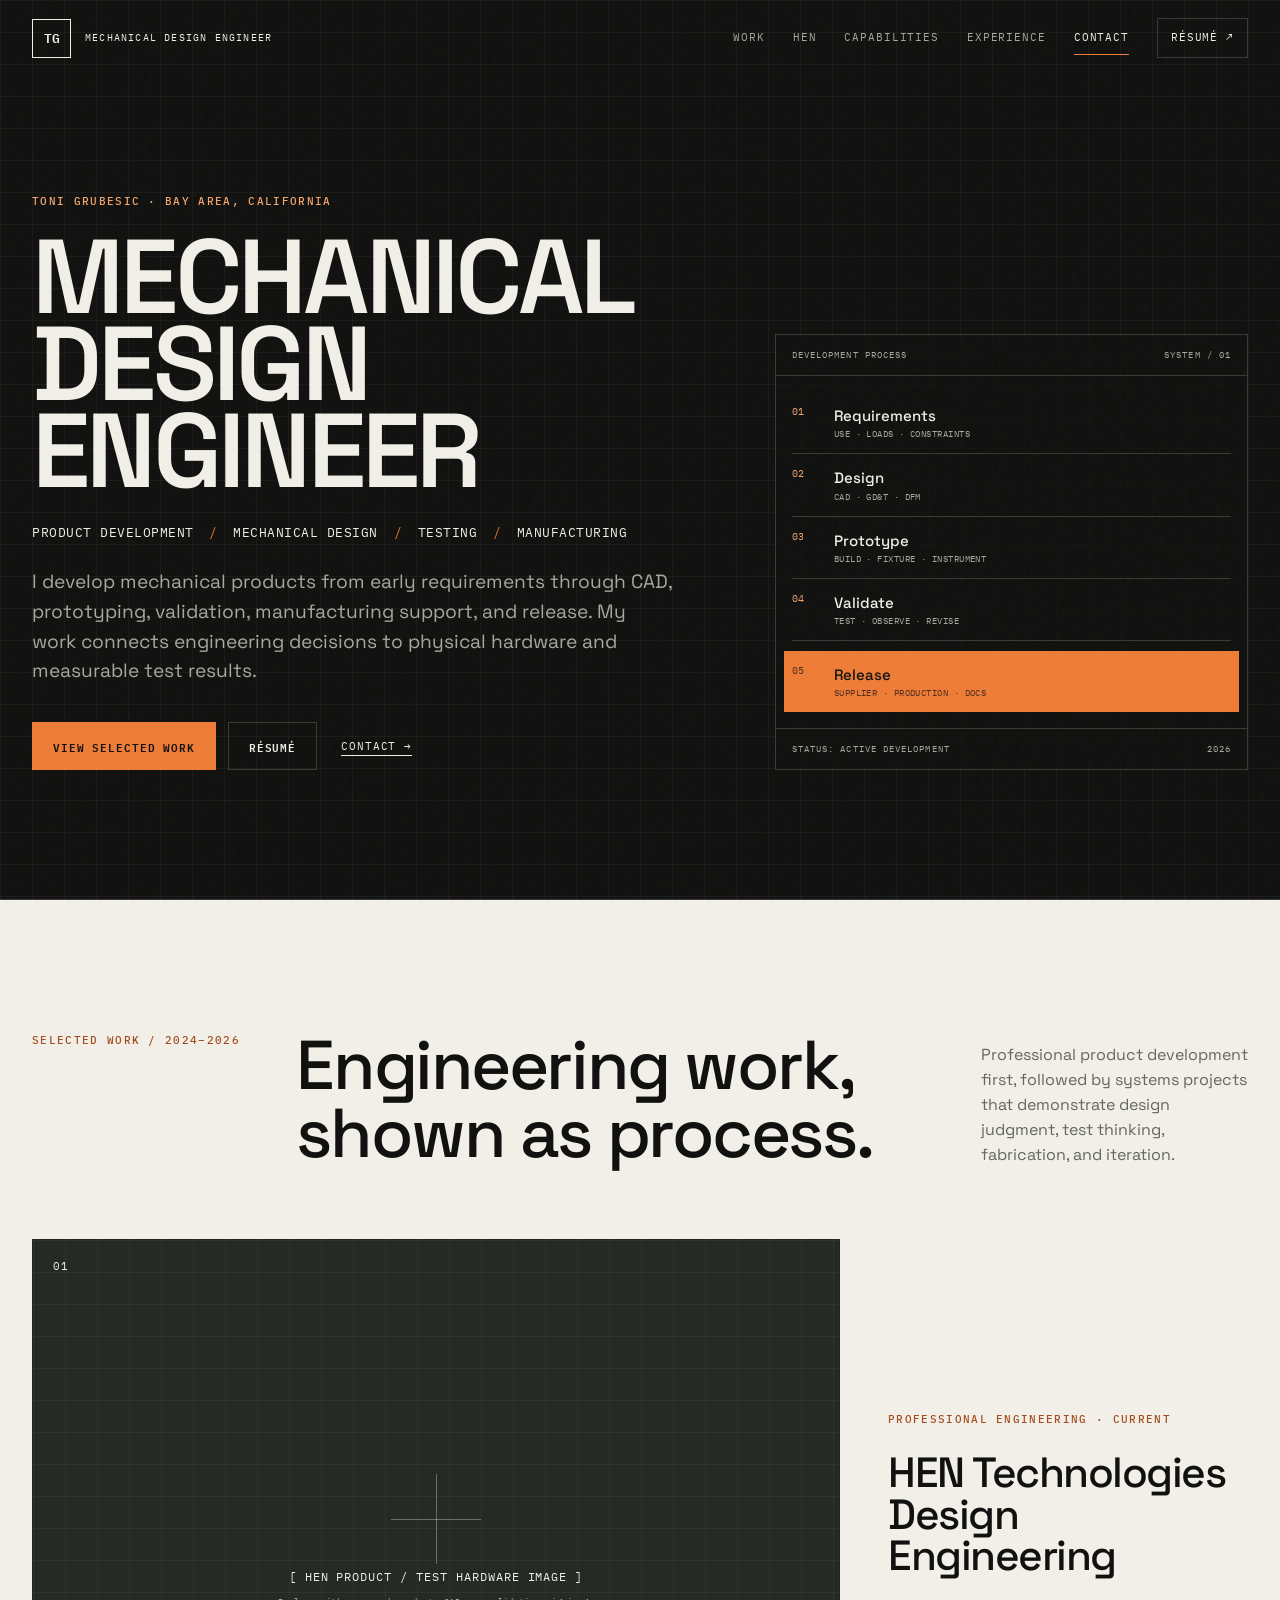
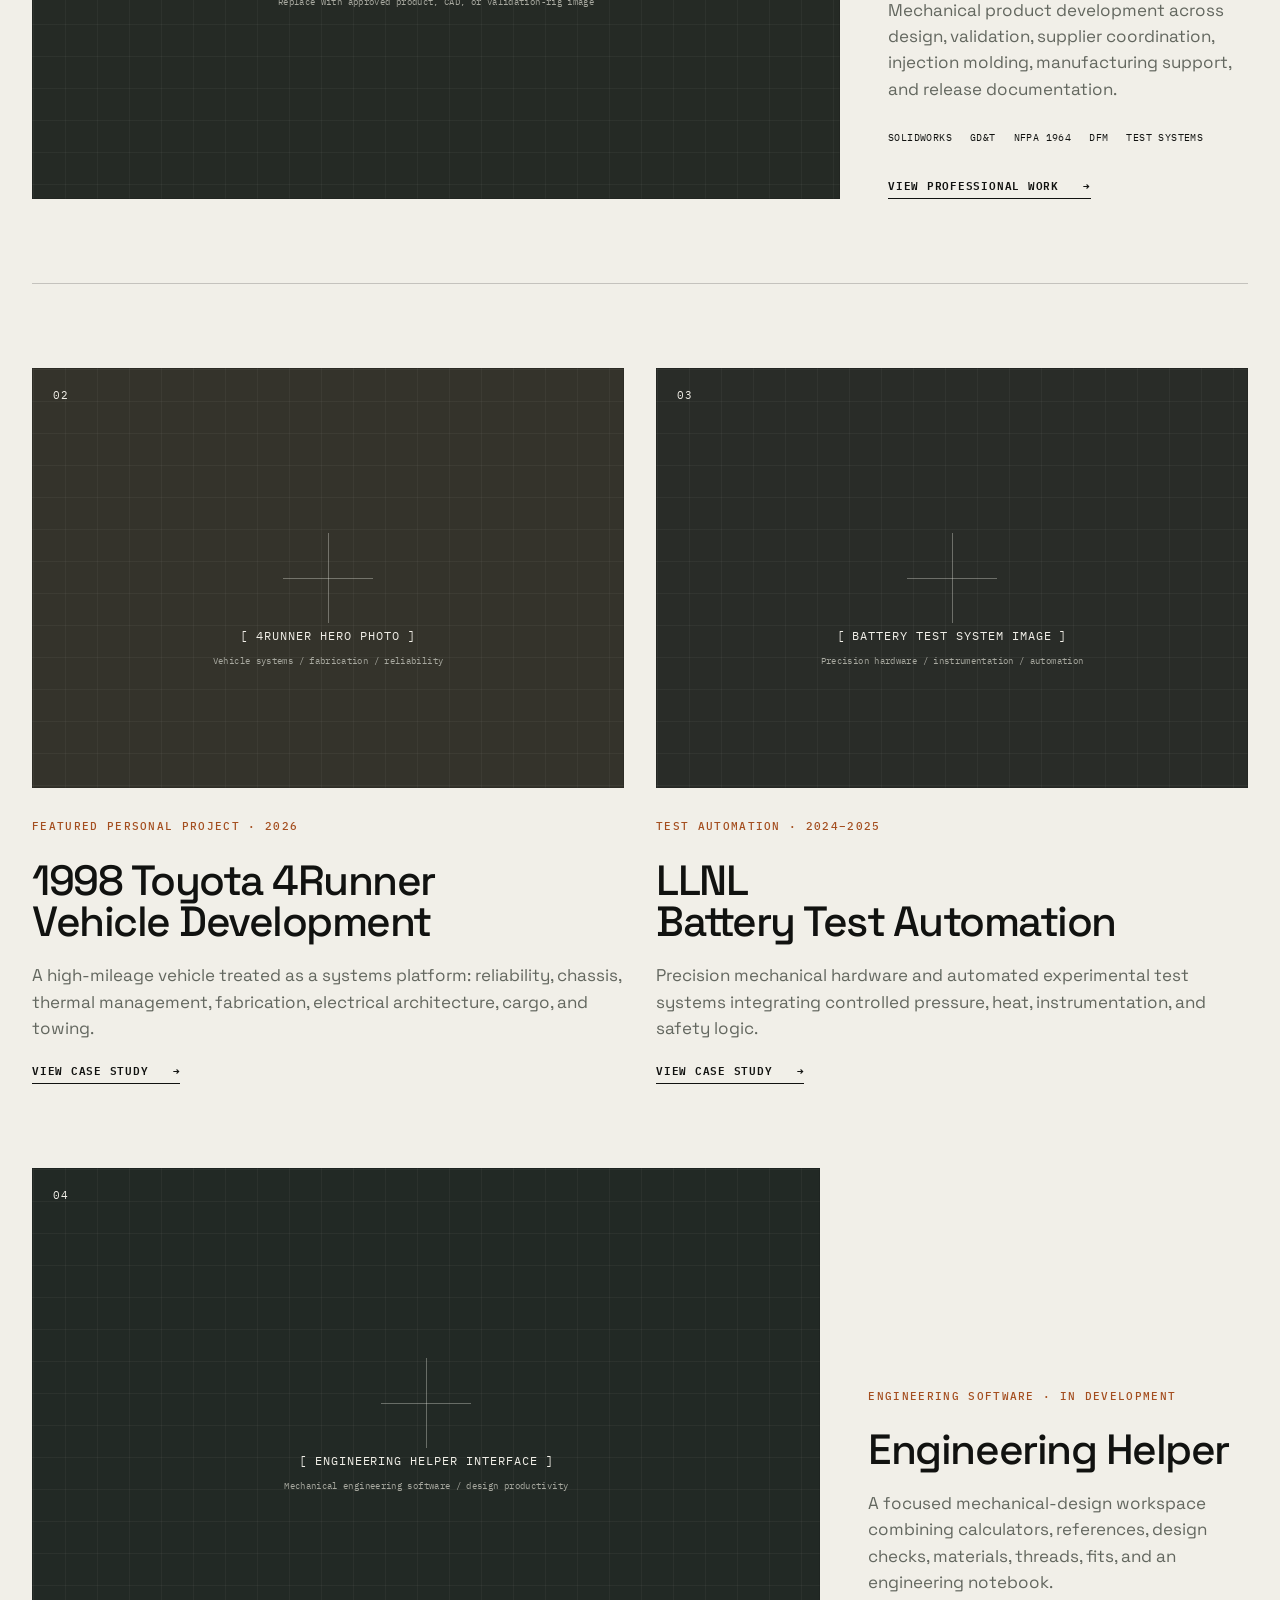
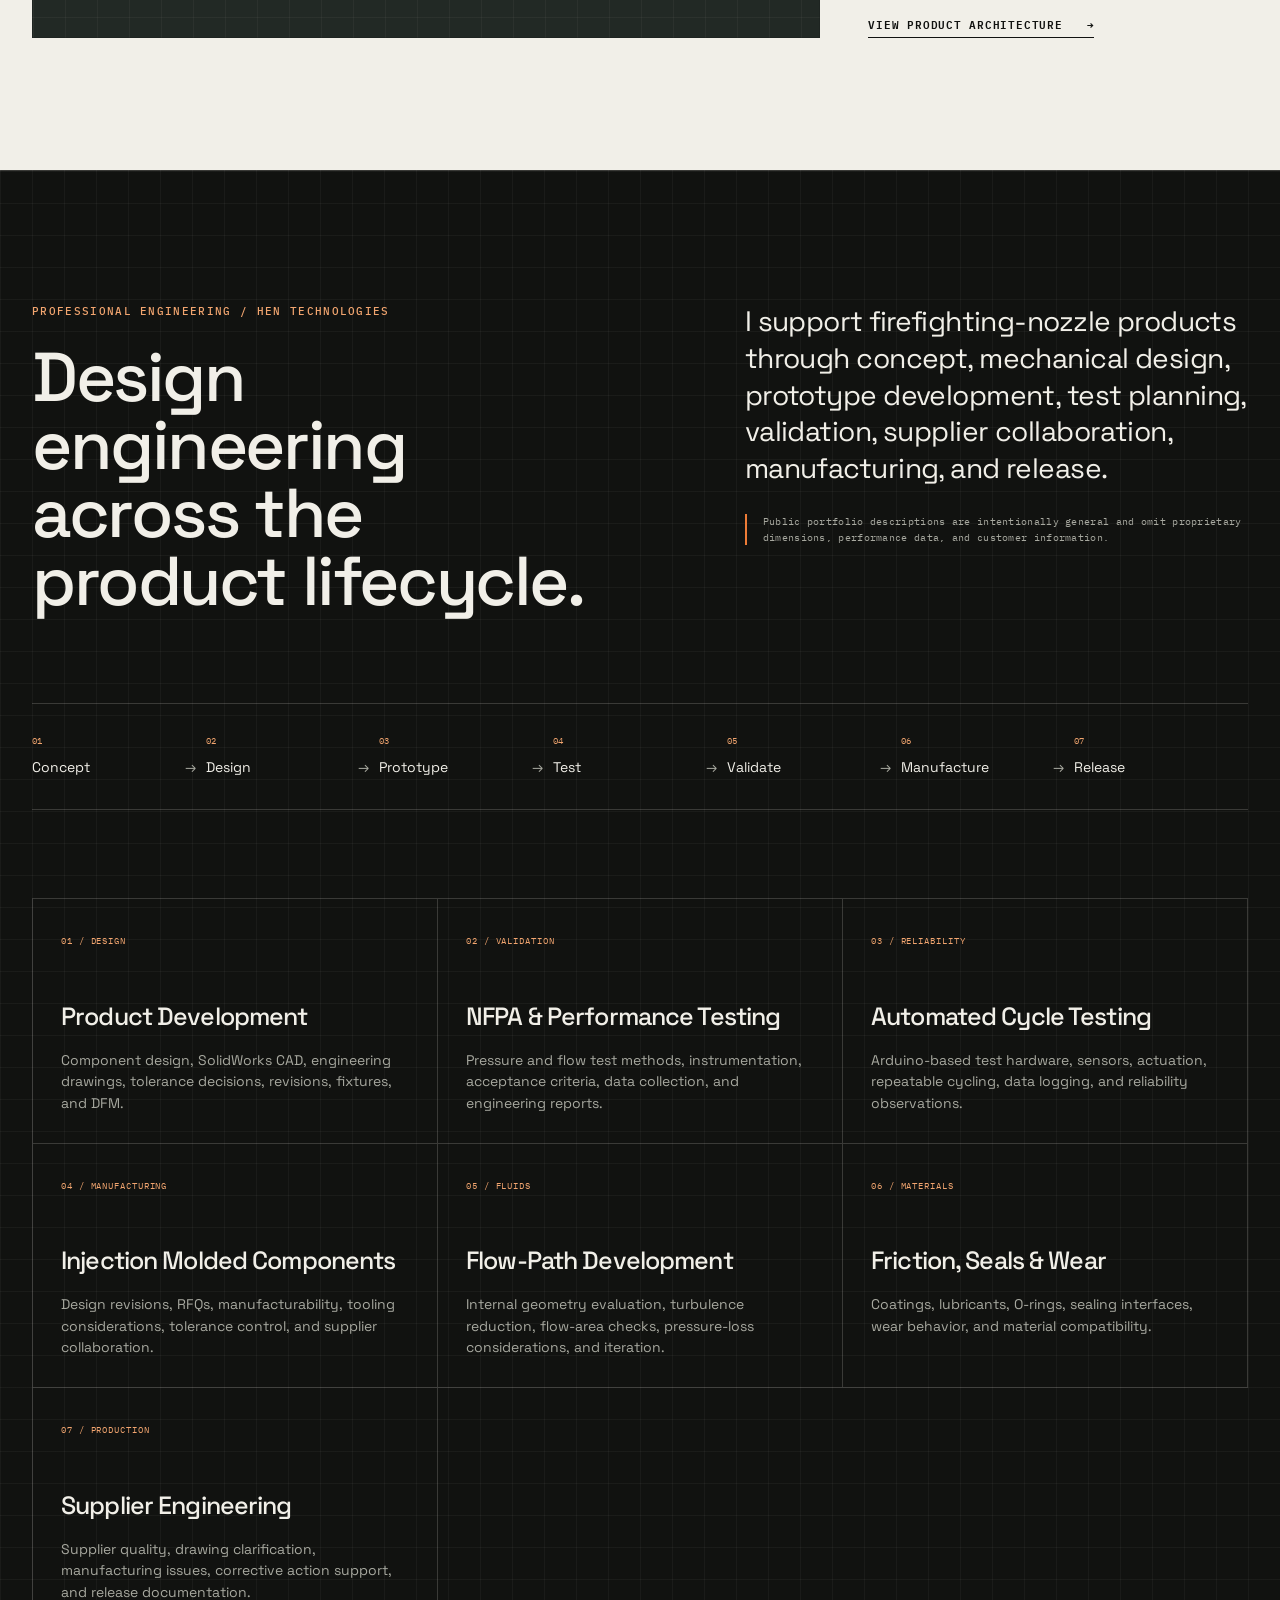
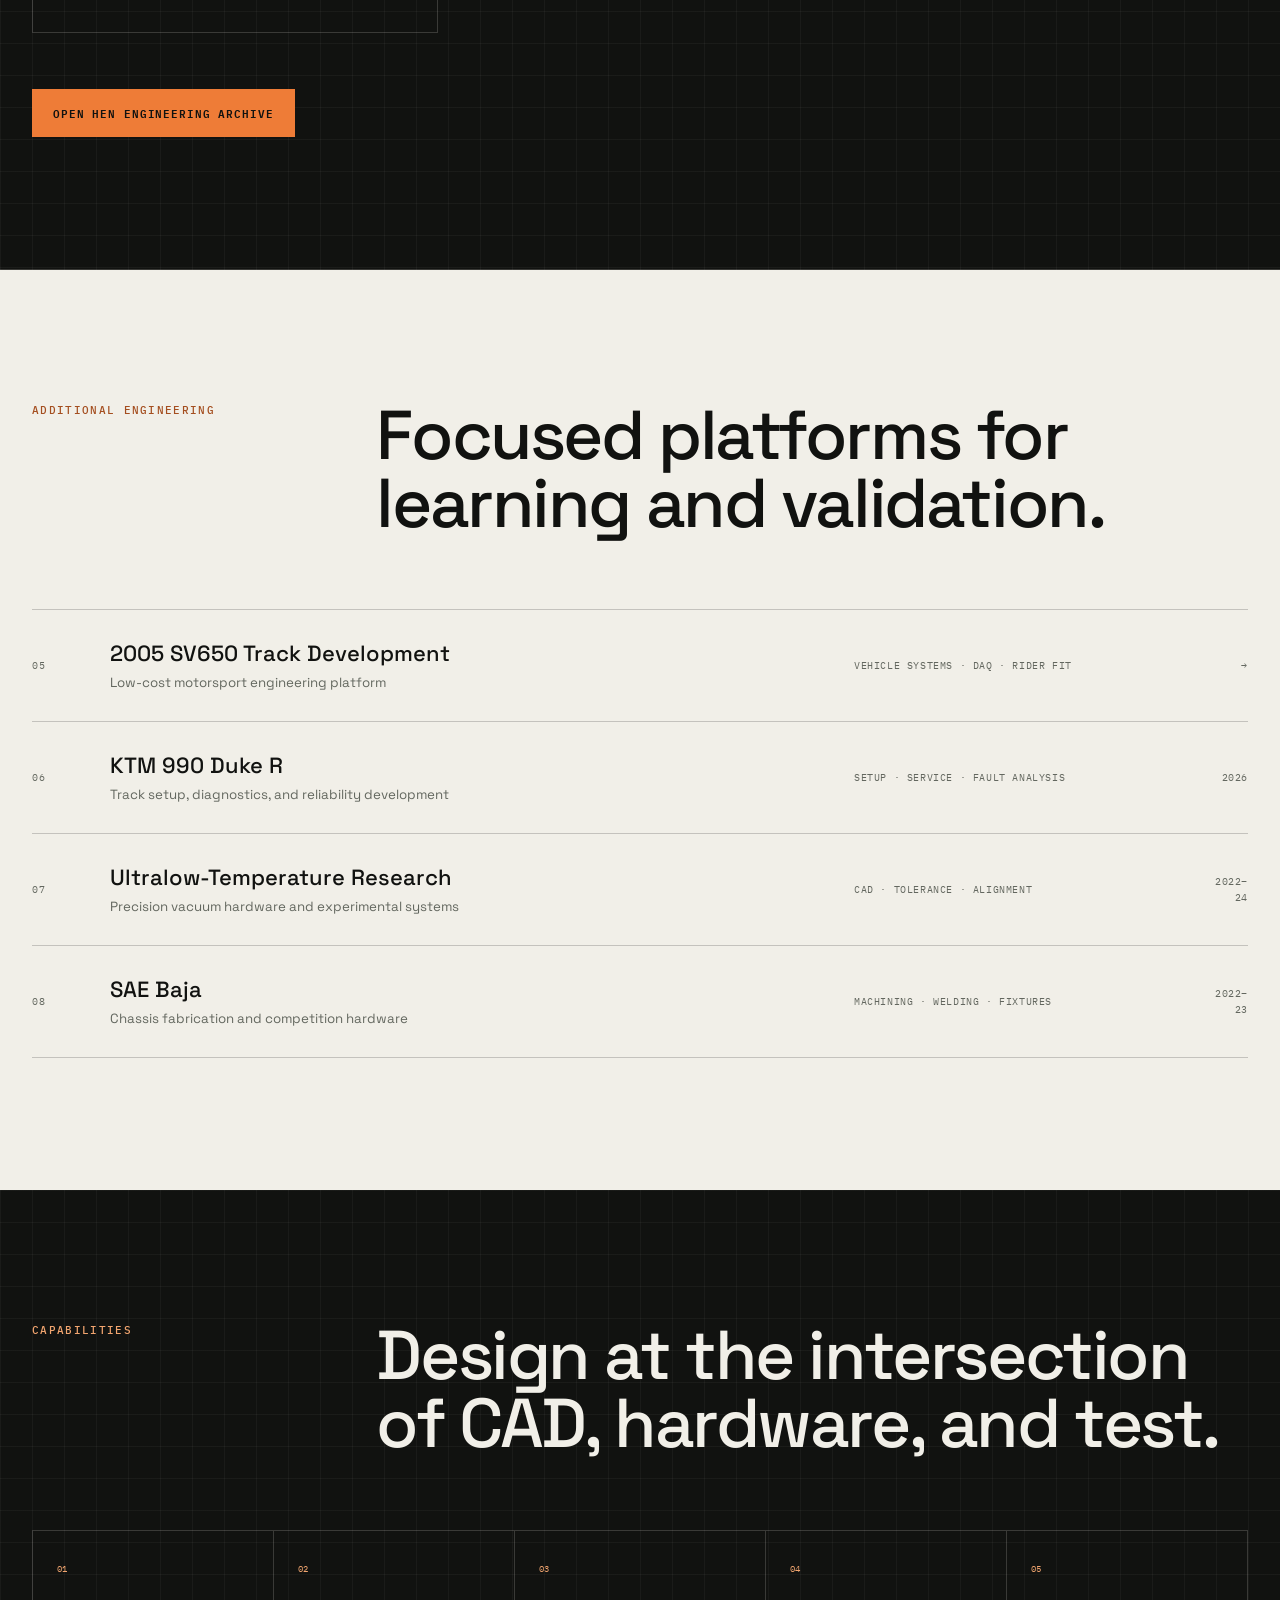
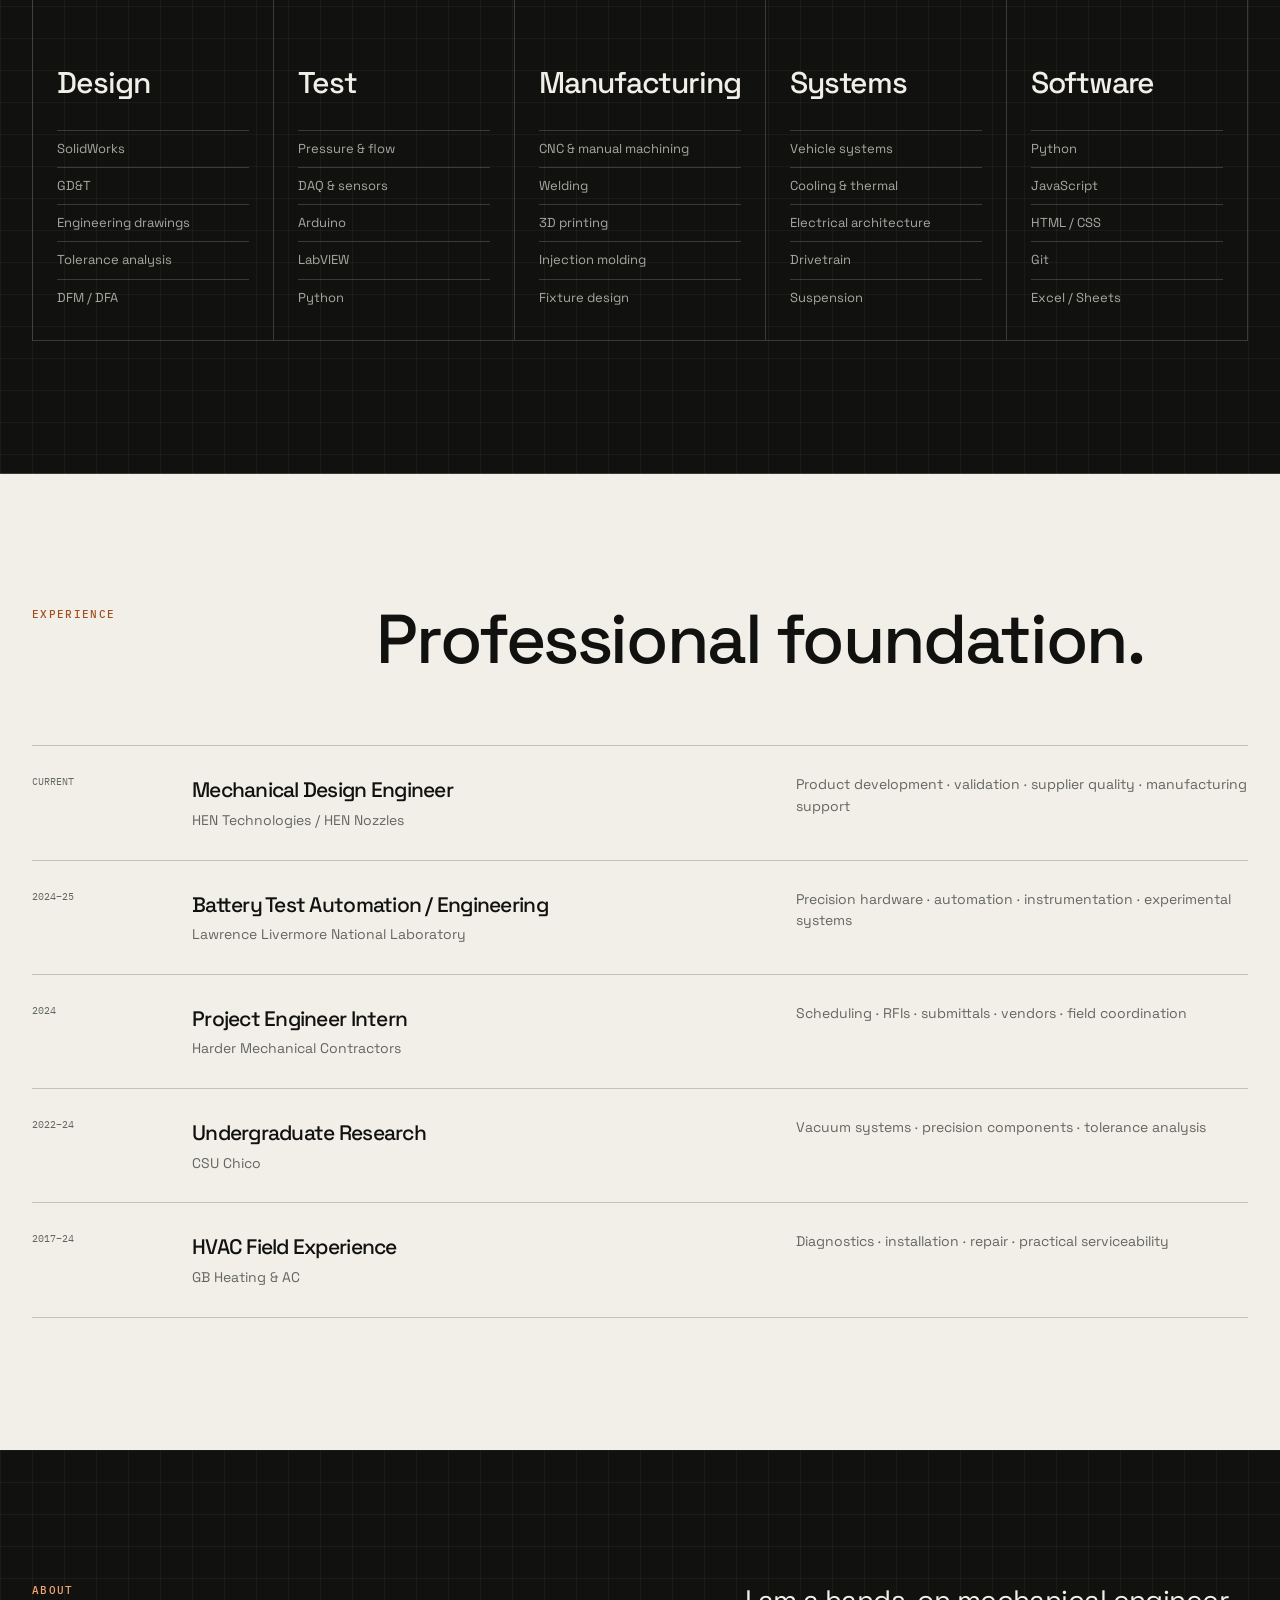
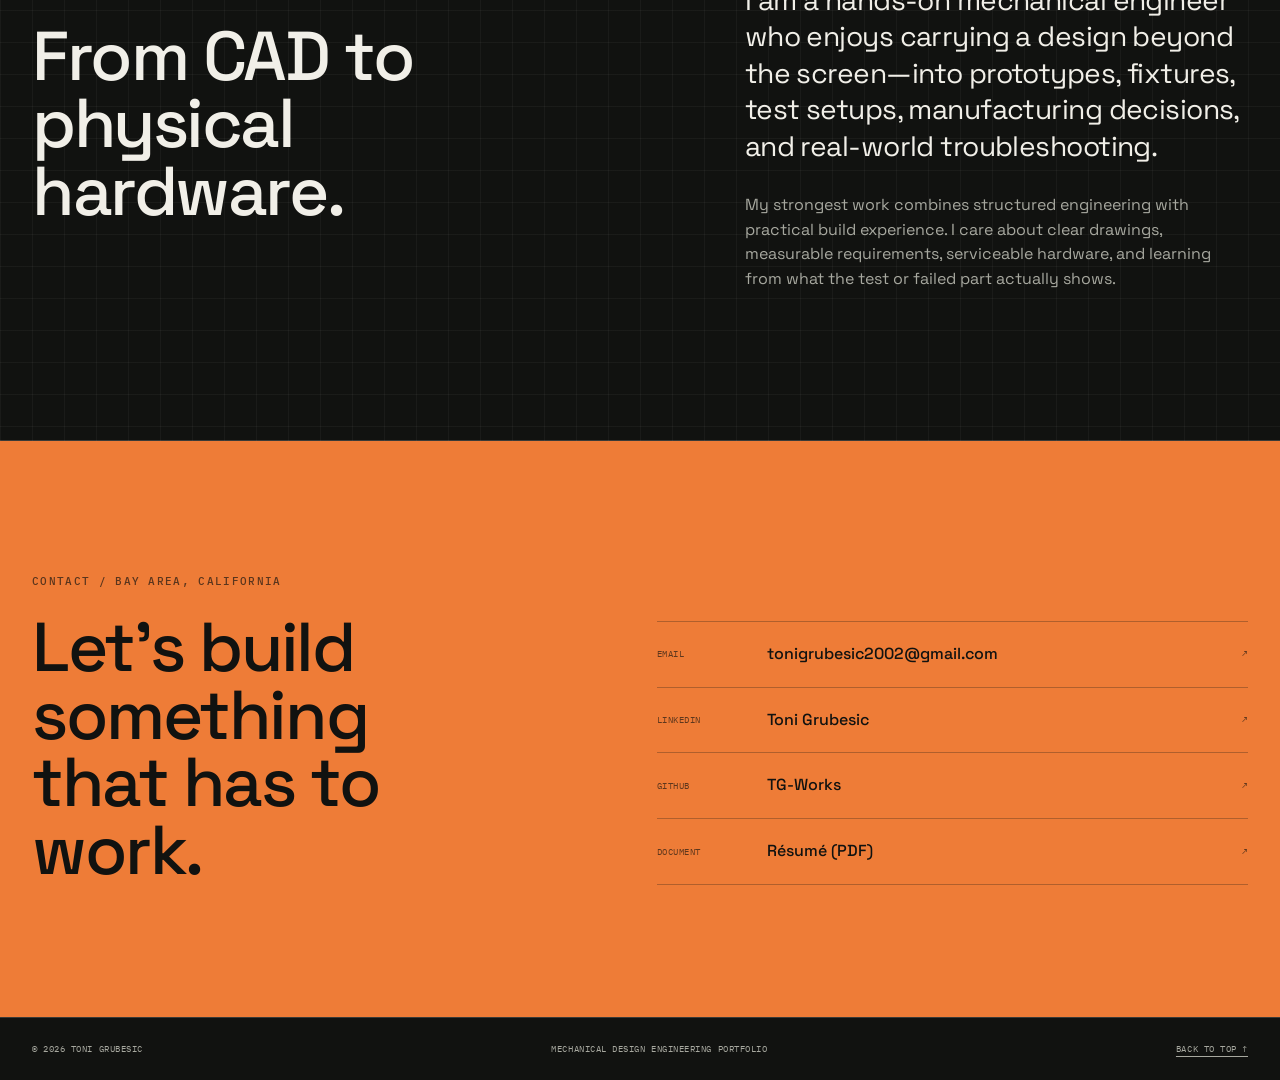
<file: index.html>
<!doctype html>
<html lang="en">
<head>
  <meta charset="utf-8">
  <meta name="viewport" content="width=device-width, initial-scale=1">
  <meta name="description" content="Mechanical design engineering portfolio of Toni Grubesic: product development, validation, manufacturing support, test systems, and vehicle engineering.">
  <meta name="theme-color" content="#111210">
  <title>Toni Grubesic — Mechanical Design Engineer</title>
  <link rel="canonical" href="https://tg-works.github.io/Protfolio/">
  <link rel="icon" href="./assets/images/favicon.svg" type="image/svg+xml">
  <link rel="preconnect" href="https://fonts.googleapis.com">
  <link rel="preconnect" href="https://fonts.gstatic.com" crossorigin>
  <link href="https://fonts.googleapis.com/css2?family=IBM+Plex+Mono:wght@400;500;600&family=Space+Grotesk:wght@400;500;600;700&display=swap" rel="stylesheet">
  <link rel="stylesheet" href="./style.css?v=20">
  <script src="./main.js?v=20" defer></script>
  <script type="application/ld+json">
  {
    "@context": "https://schema.org",
    "@type": "Person",
    "name": "Toni Grubesic",
    "jobTitle": "Mechanical Design Engineer",
    "url": "https://tg-works.github.io/Protfolio/",
    "sameAs": [
      "https://github.com/TG-Works",
      "https://www.linkedin.com/in/toni-grubesic-24b116348/"
    ],
    "knowsAbout": [
      "Mechanical product development",
      "SolidWorks",
      "GD&T",
      "Design for manufacturing",
      "Mechanical testing",
      "Prototype fabrication"
    ]
  }
  </script>
</head>
<body>
  <a class="skip-link" href="#main">Skip to content</a>
  <div class="scroll-progress" aria-hidden="true"><span></span></div>

  <header class="site-header" data-header>
    <div class="shell nav-shell">
      <a class="wordmark" href="#top" aria-label="Toni Grubesic home">
        <span class="wordmark-mark">TG</span>
        <span class="wordmark-copy">Mechanical Design Engineer</span>
      </a>
      <button class="nav-toggle" type="button" aria-expanded="false" aria-controls="site-nav" data-nav-toggle>
        <span>Menu</span>
        <i aria-hidden="true"></i>
      </button>
      <nav class="site-nav" id="site-nav" aria-label="Primary navigation" data-nav>
        <a href="#work">Work</a>
        <a href="#hen">HEN</a>
        <a href="#capabilities">Capabilities</a>
        <a href="#experience">Experience</a>
        <a href="#contact">Contact</a>
        <a class="nav-resume" href="./assets/Toni_Grubesic_Resume.pdf" target="_blank" rel="noopener">Résumé ↗</a>
      </nav>
    </div>
  </header>

  <main id="main">
    <section class="hero section-grid" id="top">
      <div class="shell hero-grid">
        <div class="hero-copy reveal">
          <p class="eyebrow">Toni Grubesic · Bay Area, California</p>
          <h1>Mechanical<br>Design Engineer</h1>
          <p class="hero-discipline">Product Development <span>/</span> Mechanical Design <span>/</span> Testing <span>/</span> Manufacturing</p>
          <p class="hero-summary">I develop mechanical products from early requirements through CAD, prototyping, validation, manufacturing support, and release. My work connects engineering decisions to physical hardware and measurable test results.</p>
          <div class="hero-actions">
            <a class="button button-primary" href="#work">View selected work</a>
            <a class="button" href="./assets/Toni_Grubesic_Resume.pdf" target="_blank" rel="noopener">Résumé</a>
            <a class="text-link" href="#contact">Contact →</a>
          </div>
        </div>

        <div class="hero-board reveal" aria-label="Engineering development process">
          <div class="board-header">
            <span>Development Process</span>
            <span>System / 01</span>
          </div>
          <div class="process-map">
            <div class="process-node"><span>01</span><strong>Requirements</strong><small>Use · loads · constraints</small></div>
            <div class="process-node"><span>02</span><strong>Design</strong><small>CAD · GD&amp;T · DFM</small></div>
            <div class="process-node"><span>03</span><strong>Prototype</strong><small>Build · fixture · instrument</small></div>
            <div class="process-node"><span>04</span><strong>Validate</strong><small>Test · observe · revise</small></div>
            <div class="process-node process-node-accent"><span>05</span><strong>Release</strong><small>Supplier · production · docs</small></div>
          </div>
          <div class="board-footer">
            <span>Status: active development</span>
            <span>2026</span>
          </div>
        </div>
      </div>
    </section>

    <section class="section selected-work" id="work">
      <div class="shell">
        <header class="section-heading reveal">
          <p class="eyebrow">Selected work / 2024–2026</p>
          <h2>Engineering work,<br>shown as process.</h2>
          <p>Professional product development first, followed by systems projects that demonstrate design judgment, test thinking, fabrication, and iteration.</p>
        </header>

        <article class="feature-project reveal">
          <a class="project-media media-placeholder media-hen" href="./projects/hen/" aria-label="Open HEN Technologies design engineering case study">
            <span class="media-index">01</span>
            <span class="media-label">[ HEN PRODUCT / TEST HARDWARE IMAGE ]</span>
            <span class="media-note">Replace with approved product, CAD, or validation-rig image</span>
          </a>
          <div class="project-copy">
            <p class="eyebrow">Professional Engineering · Current</p>
            <h3>HEN Technologies<br>Design Engineering</h3>
            <p>Mechanical product development across design, validation, supplier coordination, injection molding, manufacturing support, and release documentation.</p>
            <ul class="inline-specs" aria-label="Project disciplines">
              <li>SolidWorks</li><li>GD&amp;T</li><li>NFPA 1964</li><li>DFM</li><li>Test systems</li>
            </ul>
            <a class="project-link" href="./projects/hen/">View professional work <span>→</span></a>
          </div>
        </article>

        <div class="project-grid">
          <article class="project-tile reveal">
            <a class="project-media media-placeholder media-4runner" href="./projects/4runner/" aria-label="Open 4Runner vehicle development case study">
              <span class="media-index">02</span>
              <span class="media-label">[ 4RUNNER HERO PHOTO ]</span>
              <span class="media-note">Vehicle systems / fabrication / reliability</span>
            </a>
            <div class="project-copy">
              <p class="eyebrow">Featured Personal Project · 2026</p>
              <h3>1998 Toyota 4Runner<br>Vehicle Development</h3>
              <p>A high-mileage vehicle treated as a systems platform: reliability, chassis, thermal management, fabrication, electrical architecture, cargo, and towing.</p>
              <a class="project-link" href="./projects/4runner/">View case study <span>→</span></a>
            </div>
          </article>

          <article class="project-tile reveal">
            <a class="project-media media-placeholder" href="./projects/llnl/" aria-label="Open LLNL battery test automation case study">
              <span class="media-index">03</span>
              <span class="media-label">[ BATTERY TEST SYSTEM IMAGE ]</span>
              <span class="media-note">Precision hardware / instrumentation / automation</span>
            </a>
            <div class="project-copy">
              <p class="eyebrow">Test Automation · 2024–2025</p>
              <h3>LLNL<br>Battery Test Automation</h3>
              <p>Precision mechanical hardware and automated experimental test systems integrating controlled pressure, heat, instrumentation, and safety logic.</p>
              <a class="project-link" href="./projects/llnl/">View case study <span>→</span></a>
            </div>
          </article>

          <article class="project-tile project-tile-wide reveal">
            <a class="project-media media-placeholder media-helper" href="./projects/engineering-helper/" aria-label="Open Engineering Helper case study">
              <span class="media-index">04</span>
              <span class="media-label">[ ENGINEERING HELPER INTERFACE ]</span>
              <span class="media-note">Mechanical engineering software / design productivity</span>
            </a>
            <div class="project-copy">
              <p class="eyebrow">Engineering Software · In Development</p>
              <h3>Engineering Helper</h3>
              <p>A focused mechanical-design workspace combining calculators, references, design checks, materials, threads, fits, and an engineering notebook.</p>
              <a class="project-link" href="./projects/engineering-helper/">View product architecture <span>→</span></a>
            </div>
          </article>
        </div>
      </div>
    </section>

    <section class="section hen-overview section-grid" id="hen">
      <div class="shell">
        <div class="section-split reveal">
          <div>
            <p class="eyebrow">Professional Engineering / HEN Technologies</p>
            <h2>Design engineering across the product lifecycle.</h2>
          </div>
          <div>
            <p class="large-copy">I support firefighting-nozzle products through concept, mechanical design, prototype development, test planning, validation, supplier collaboration, manufacturing, and release.</p>
            <p class="confidential-note">Public portfolio descriptions are intentionally general and omit proprietary dimensions, performance data, and customer information.</p>
          </div>
        </div>

        <ol class="lifecycle reveal" aria-label="Product development lifecycle">
          <li><span>01</span>Concept</li>
          <li><span>02</span>Design</li>
          <li><span>03</span>Prototype</li>
          <li><span>04</span>Test</li>
          <li><span>05</span>Validate</li>
          <li><span>06</span>Manufacture</li>
          <li><span>07</span>Release</li>
        </ol>

        <div class="case-grid">
          <article class="case-item reveal"><span>01 / Design</span><h3>Product Development</h3><p>Component design, SolidWorks CAD, engineering drawings, tolerance decisions, revisions, fixtures, and DFM.</p></article>
          <article class="case-item reveal"><span>02 / Validation</span><h3>NFPA &amp; Performance Testing</h3><p>Pressure and flow test methods, instrumentation, acceptance criteria, data collection, and engineering reports.</p></article>
          <article class="case-item reveal"><span>03 / Reliability</span><h3>Automated Cycle Testing</h3><p>Arduino-based test hardware, sensors, actuation, repeatable cycling, data logging, and reliability observations.</p></article>
          <article class="case-item reveal"><span>04 / Manufacturing</span><h3>Injection Molded Components</h3><p>Design revisions, RFQs, manufacturability, tooling considerations, tolerance control, and supplier collaboration.</p></article>
          <article class="case-item reveal"><span>05 / Fluids</span><h3>Flow-Path Development</h3><p>Internal geometry evaluation, turbulence reduction, flow-area checks, pressure-loss considerations, and iteration.</p></article>
          <article class="case-item reveal"><span>06 / Materials</span><h3>Friction, Seals &amp; Wear</h3><p>Coatings, lubricants, O-rings, sealing interfaces, wear behavior, and material compatibility.</p></article>
          <article class="case-item reveal"><span>07 / Production</span><h3>Supplier Engineering</h3><p>Supplier quality, drawing clarification, manufacturing issues, corrective action support, and release documentation.</p></article>
        </div>

        <a class="button button-primary" href="./projects/hen/">Open HEN engineering archive</a>
      </div>
    </section>

    <section class="section additional-work" aria-labelledby="additional-title">
      <div class="shell">
        <header class="section-heading reveal">
          <p class="eyebrow">Additional engineering</p>
          <h2 id="additional-title">Focused platforms for learning and validation.</h2>
        </header>
        <div class="additional-list">
          <a class="additional-row reveal" href="./projects/sv650/">
            <span class="row-index">05</span><span><strong>2005 SV650 Track Development</strong><small>Low-cost motorsport engineering platform</small></span><span class="row-meta">Vehicle systems · DAQ · Rider fit</span><i>→</i>
          </a>
          <div class="additional-row reveal">
            <span class="row-index">06</span><span><strong>KTM 990 Duke R</strong><small>Track setup, diagnostics, and reliability development</small></span><span class="row-meta">Setup · service · fault analysis</span><i>2026</i>
          </div>
          <div class="additional-row reveal">
            <span class="row-index">07</span><span><strong>Ultralow-Temperature Research</strong><small>Precision vacuum hardware and experimental systems</small></span><span class="row-meta">CAD · tolerance · alignment</span><i>2022–24</i>
          </div>
          <div class="additional-row reveal">
            <span class="row-index">08</span><span><strong>SAE Baja</strong><small>Chassis fabrication and competition hardware</small></span><span class="row-meta">Machining · welding · fixtures</span><i>2022–23</i>
          </div>
        </div>
      </div>
    </section>

    <section class="section capabilities section-grid" id="capabilities">
      <div class="shell">
        <header class="section-heading reveal">
          <p class="eyebrow">Capabilities</p>
          <h2>Design at the intersection of CAD, hardware, and test.</h2>
        </header>
        <div class="capability-grid">
          <article class="capability reveal"><span>01</span><h3>Design</h3><ul><li>SolidWorks</li><li>GD&amp;T</li><li>Engineering drawings</li><li>Tolerance analysis</li><li>DFM / DFA</li></ul></article>
          <article class="capability reveal"><span>02</span><h3>Test</h3><ul><li>Pressure &amp; flow</li><li>DAQ &amp; sensors</li><li>Arduino</li><li>LabVIEW</li><li>Python</li></ul></article>
          <article class="capability reveal"><span>03</span><h3>Manufacturing</h3><ul><li>CNC &amp; manual machining</li><li>Welding</li><li>3D printing</li><li>Injection molding</li><li>Fixture design</li></ul></article>
          <article class="capability reveal"><span>04</span><h3>Systems</h3><ul><li>Vehicle systems</li><li>Cooling &amp; thermal</li><li>Electrical architecture</li><li>Drivetrain</li><li>Suspension</li></ul></article>
          <article class="capability reveal"><span>05</span><h3>Software</h3><ul><li>Python</li><li>JavaScript</li><li>HTML / CSS</li><li>Git</li><li>Excel / Sheets</li></ul></article>
        </div>
      </div>
    </section>

    <section class="section experience" id="experience">
      <div class="shell">
        <header class="section-heading reveal">
          <p class="eyebrow">Experience</p>
          <h2>Professional foundation.</h2>
        </header>
        <div class="experience-list">
          <article class="experience-row reveal"><span class="experience-date">Current</span><div><h3>Mechanical Design Engineer</h3><p>HEN Technologies / HEN Nozzles</p></div><p>Product development · validation · supplier quality · manufacturing support</p></article>
          <article class="experience-row reveal"><span class="experience-date">2024–25</span><div><h3>Battery Test Automation / Engineering</h3><p>Lawrence Livermore National Laboratory</p></div><p>Precision hardware · automation · instrumentation · experimental systems</p></article>
          <article class="experience-row reveal"><span class="experience-date">2024</span><div><h3>Project Engineer Intern</h3><p>Harder Mechanical Contractors</p></div><p>Scheduling · RFIs · submittals · vendors · field coordination</p></article>
          <article class="experience-row reveal"><span class="experience-date">2022–24</span><div><h3>Undergraduate Research</h3><p>CSU Chico</p></div><p>Vacuum systems · precision components · tolerance analysis</p></article>
          <article class="experience-row reveal"><span class="experience-date">2017–24</span><div><h3>HVAC Field Experience</h3><p>GB Heating &amp; AC</p></div><p>Diagnostics · installation · repair · practical serviceability</p></article>
        </div>
      </div>
    </section>

    <section class="section about section-grid" id="about">
      <div class="shell section-split reveal">
        <div><p class="eyebrow">About</p><h2>From CAD to physical hardware.</h2></div>
        <div><p class="large-copy">I am a hands-on mechanical engineer who enjoys carrying a design beyond the screen—into prototypes, fixtures, test setups, manufacturing decisions, and real-world troubleshooting.</p><p>My strongest work combines structured engineering with practical build experience. I care about clear drawings, measurable requirements, serviceable hardware, and learning from what the test or failed part actually shows.</p></div>
      </div>
    </section>

    <section class="section contact" id="contact">
      <div class="shell contact-grid">
        <div class="reveal">
          <p class="eyebrow">Contact / Bay Area, California</p>
          <h2>Let’s build something that has to work.</h2>
        </div>
        <div class="contact-links reveal">
          <a href="mailto:tonigrubesic2002@gmail.com"><span>Email</span><strong>tonigrubesic2002@gmail.com</strong><i>↗</i></a>
          <a href="https://www.linkedin.com/in/toni-grubesic-24b116348/" target="_blank" rel="noopener"><span>LinkedIn</span><strong>Toni Grubesic</strong><i>↗</i></a>
          <a href="https://github.com/TG-Works" target="_blank" rel="noopener"><span>GitHub</span><strong>TG-Works</strong><i>↗</i></a>
          <a href="./assets/Toni_Grubesic_Resume.pdf" target="_blank" rel="noopener"><span>Document</span><strong>Résumé (PDF)</strong><i>↗</i></a>
        </div>
      </div>
    </section>
  </main>

  <footer class="site-footer">
    <div class="shell"><span>© <span data-year>2026</span> Toni Grubesic</span><span>Mechanical Design Engineering Portfolio</span><a href="#top">Back to top ↑</a></div>
  </footer>
</body>
</html>
</file>
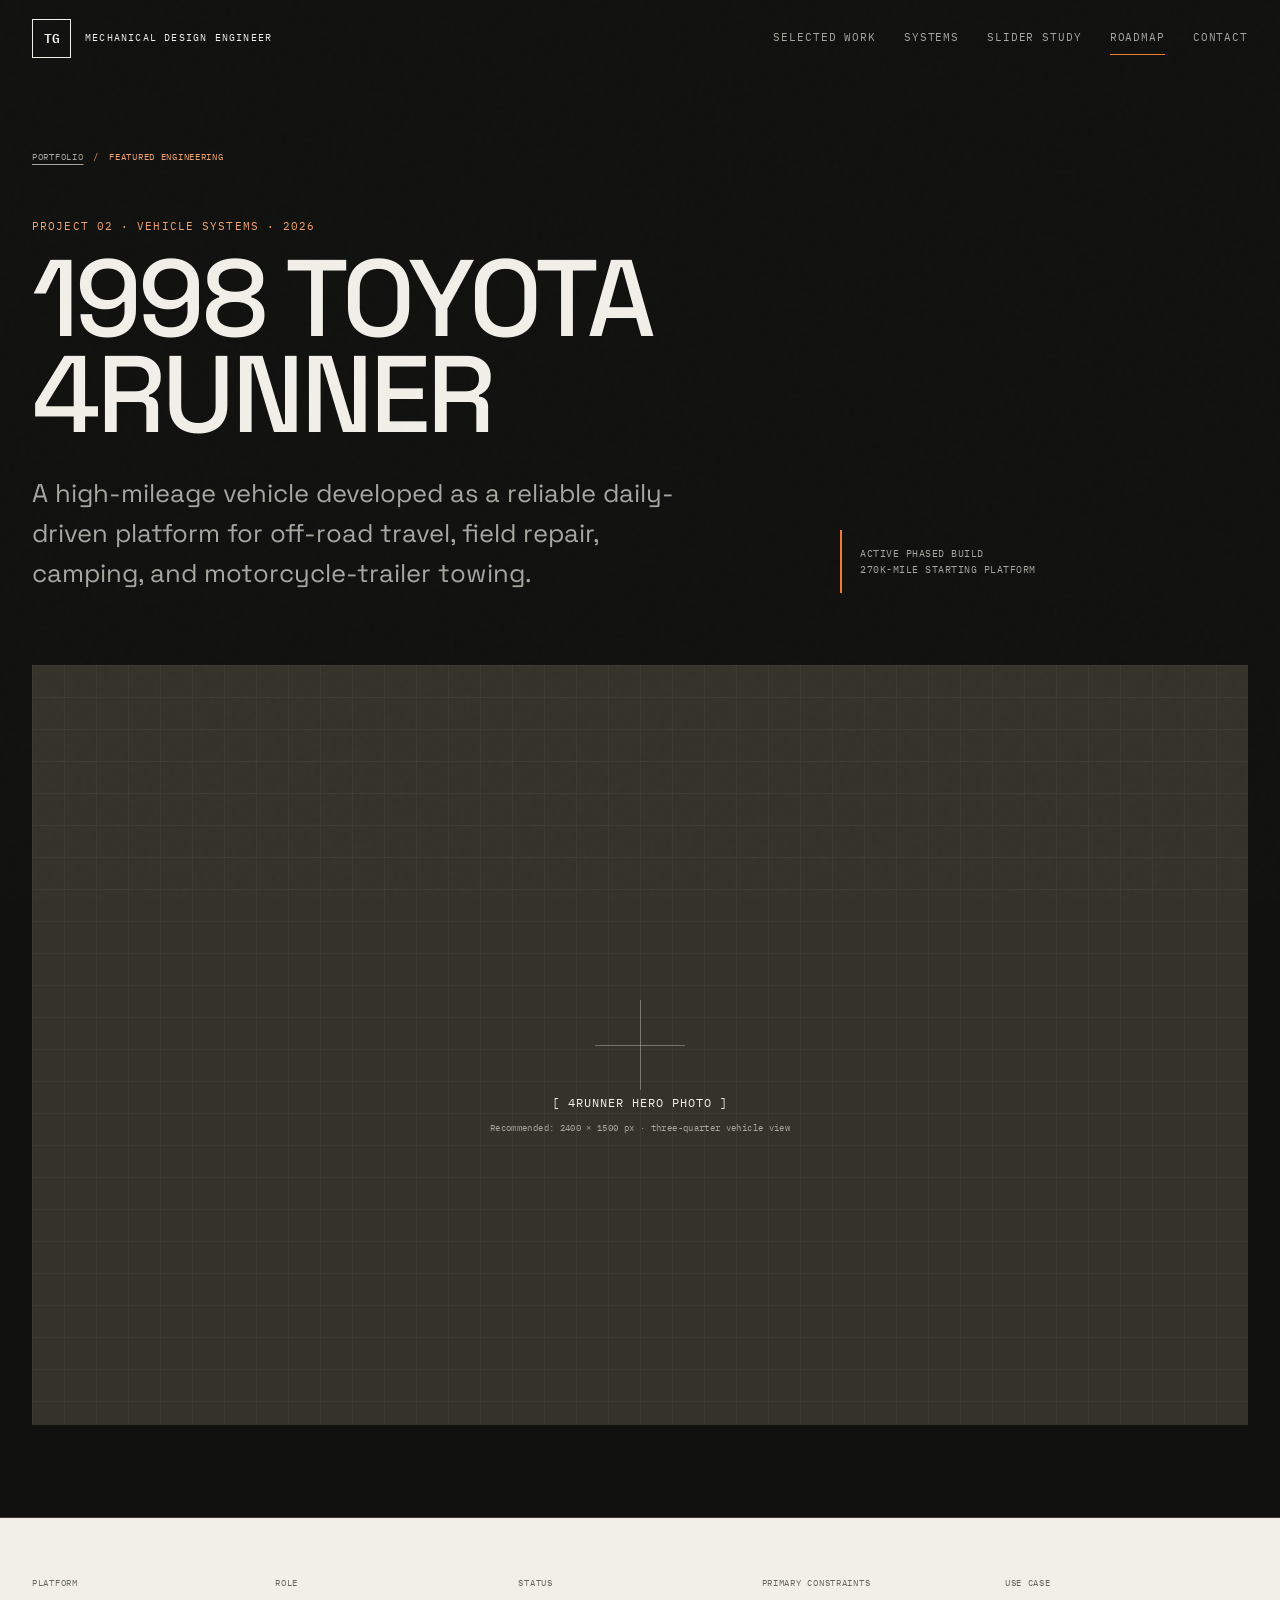
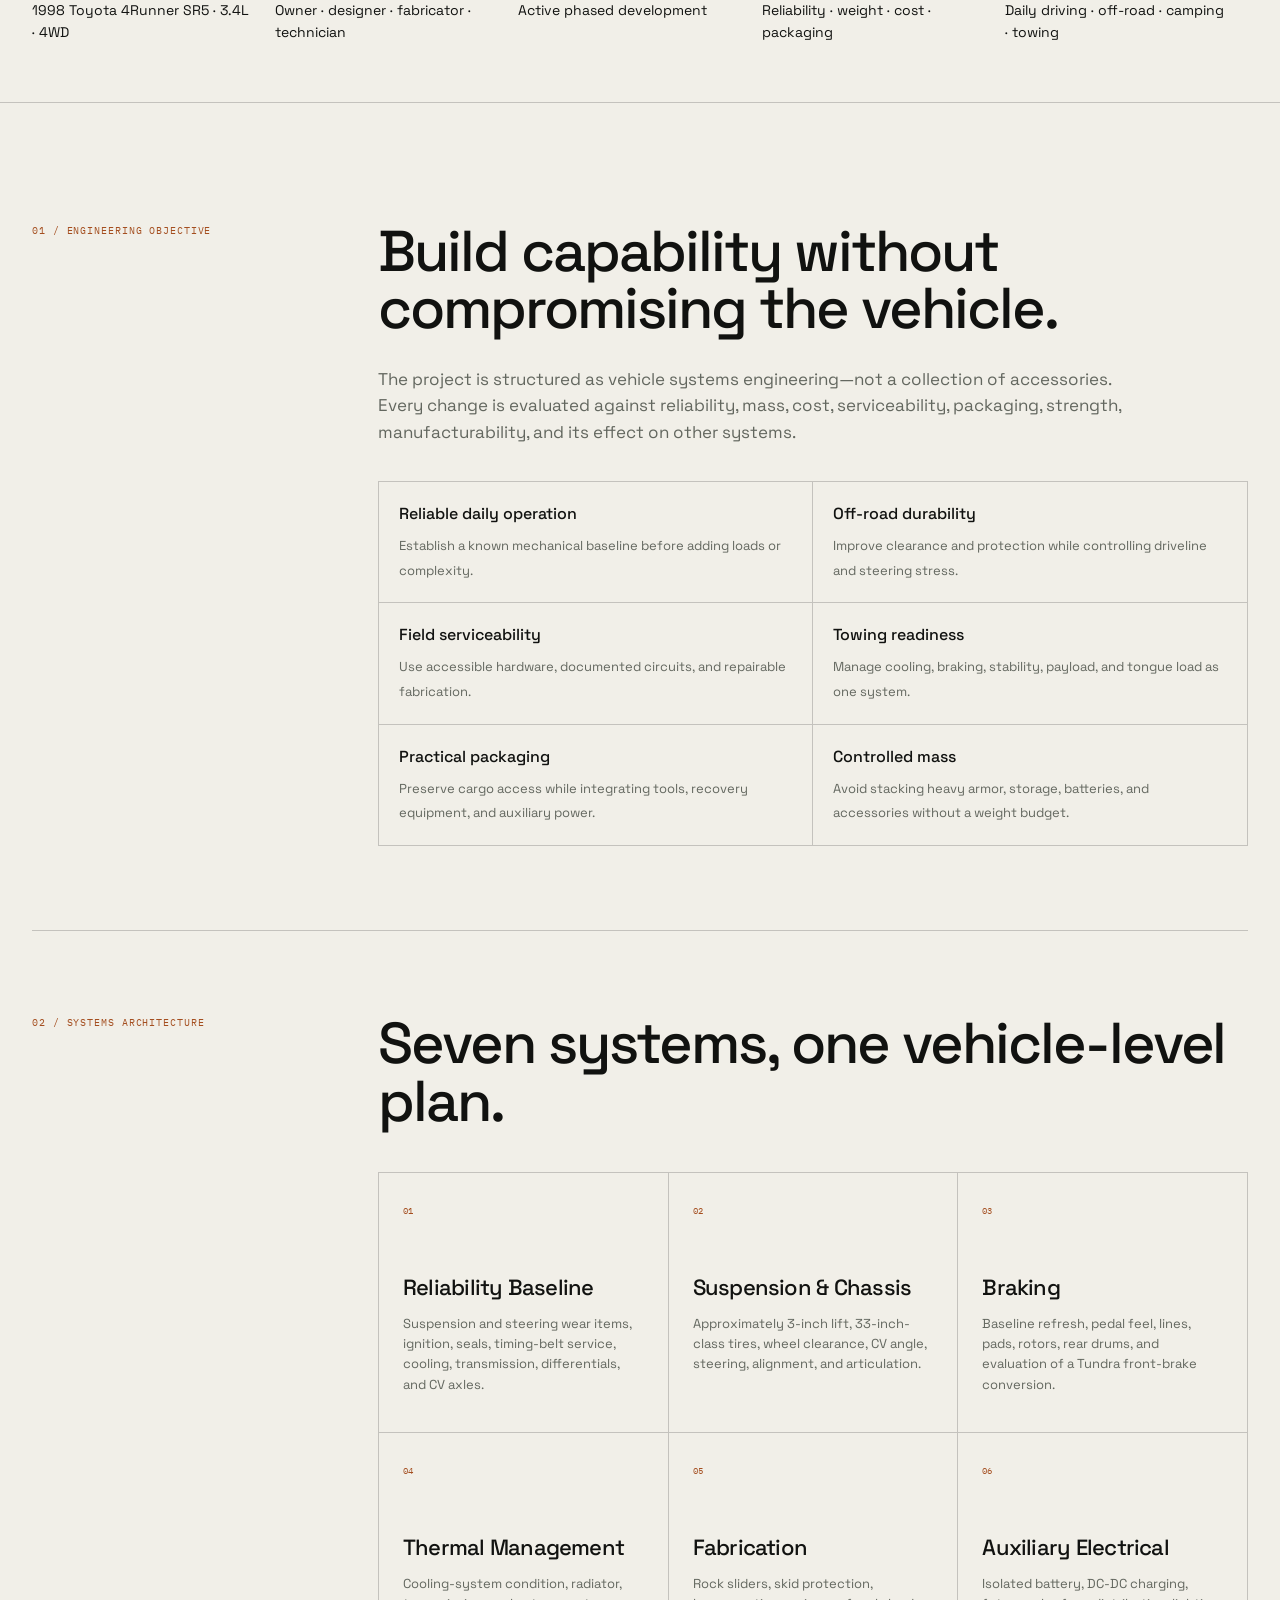
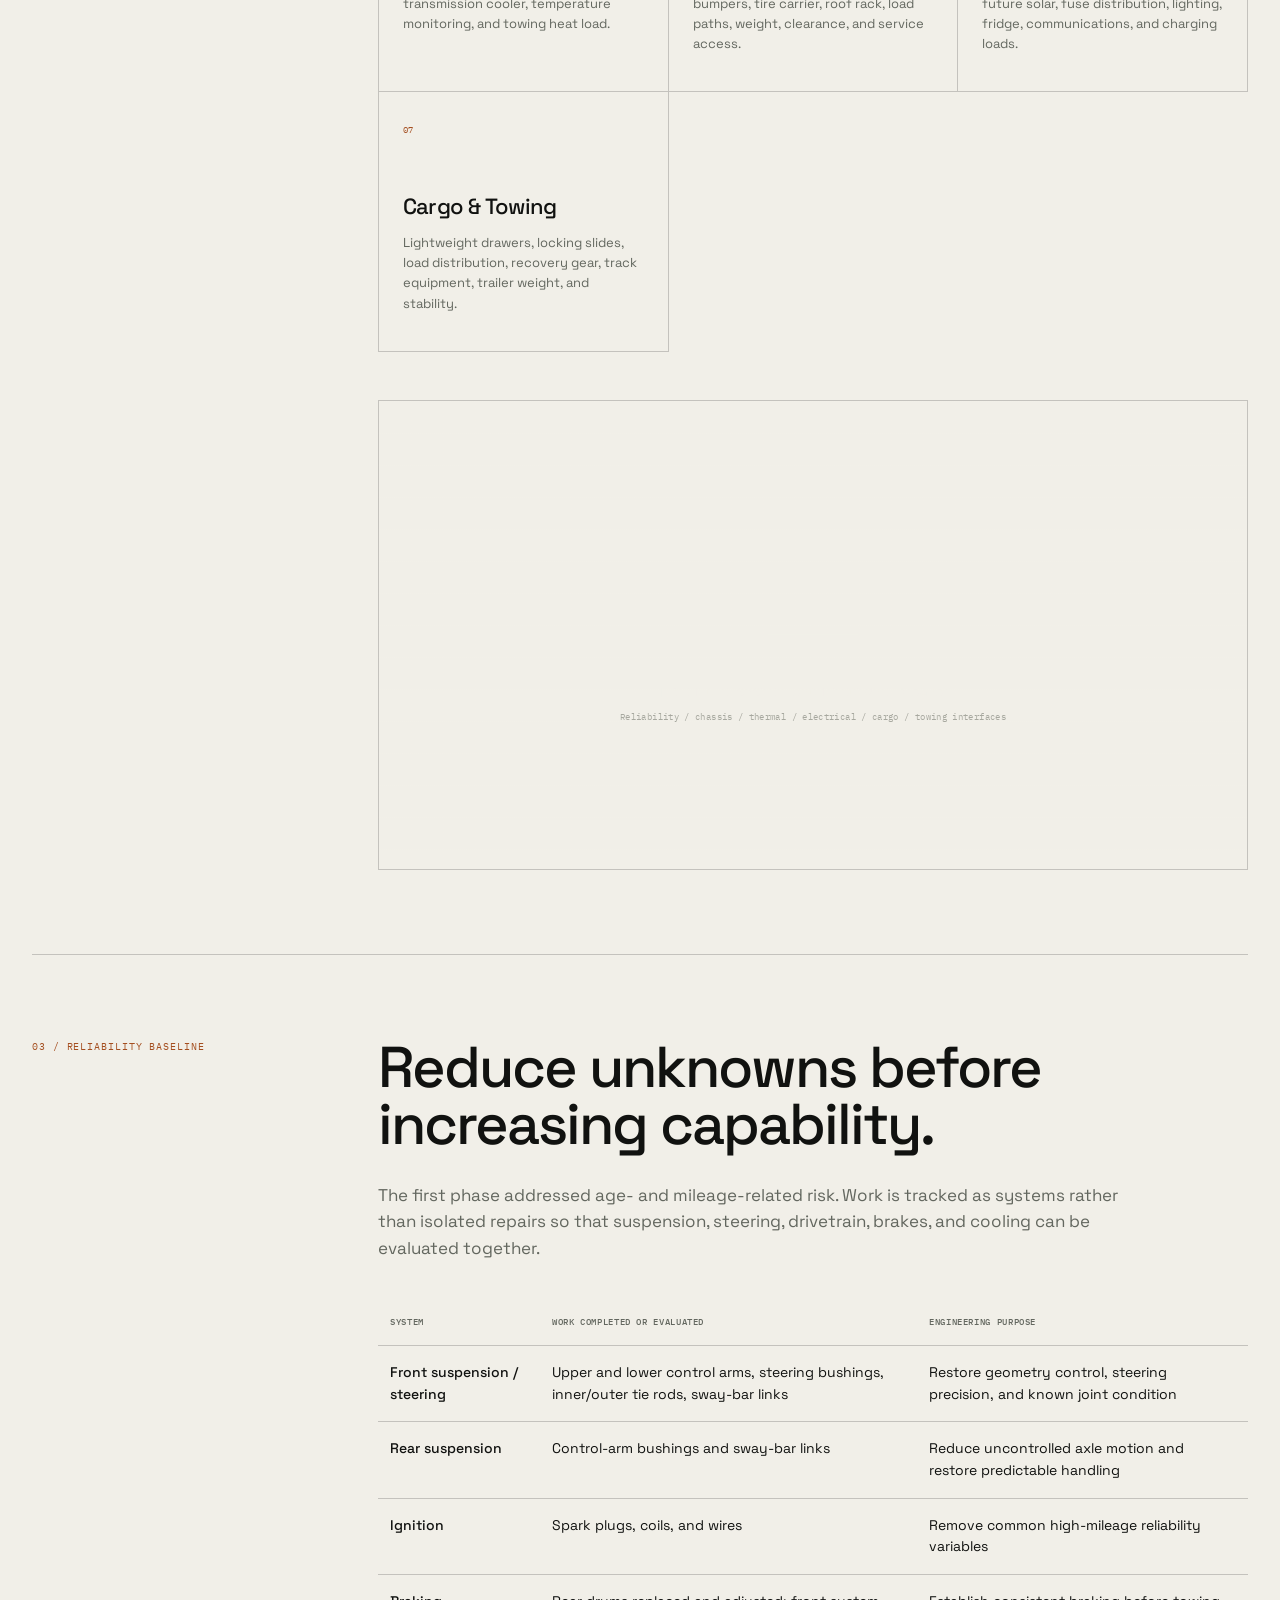
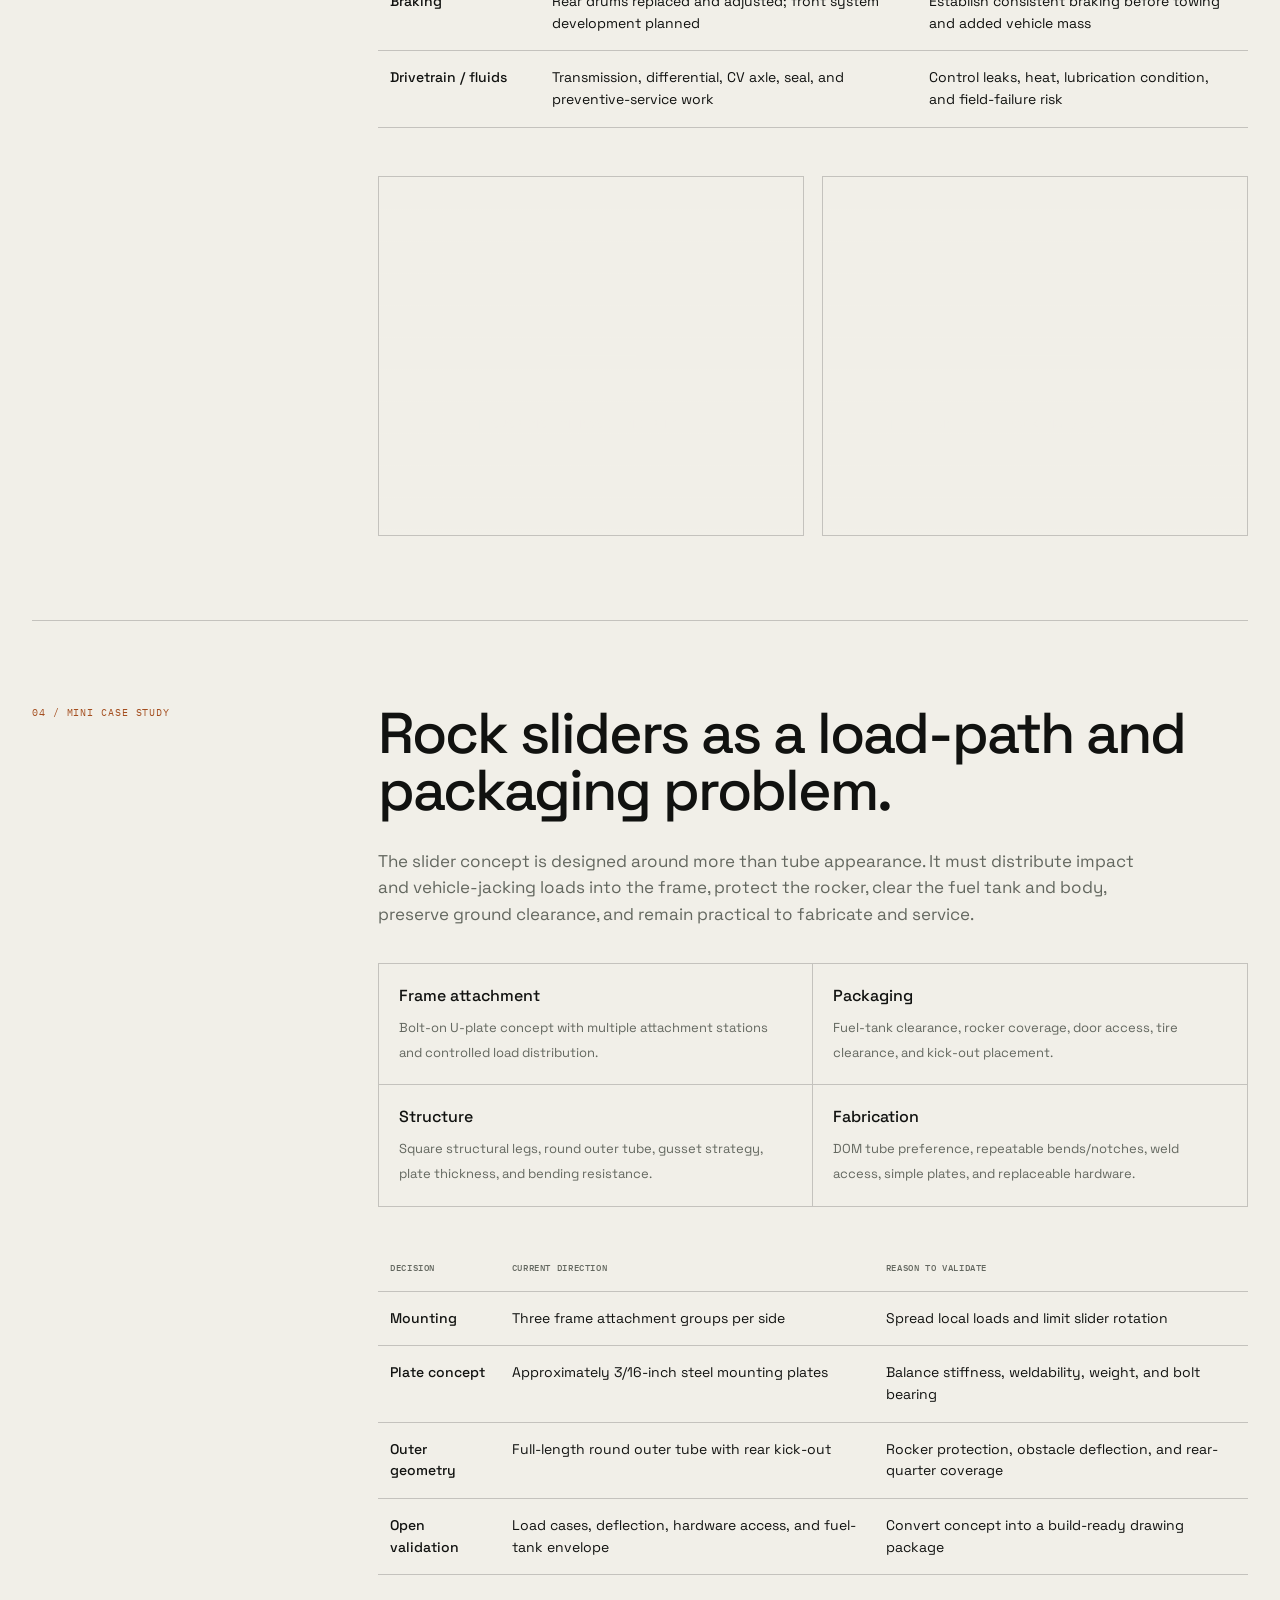
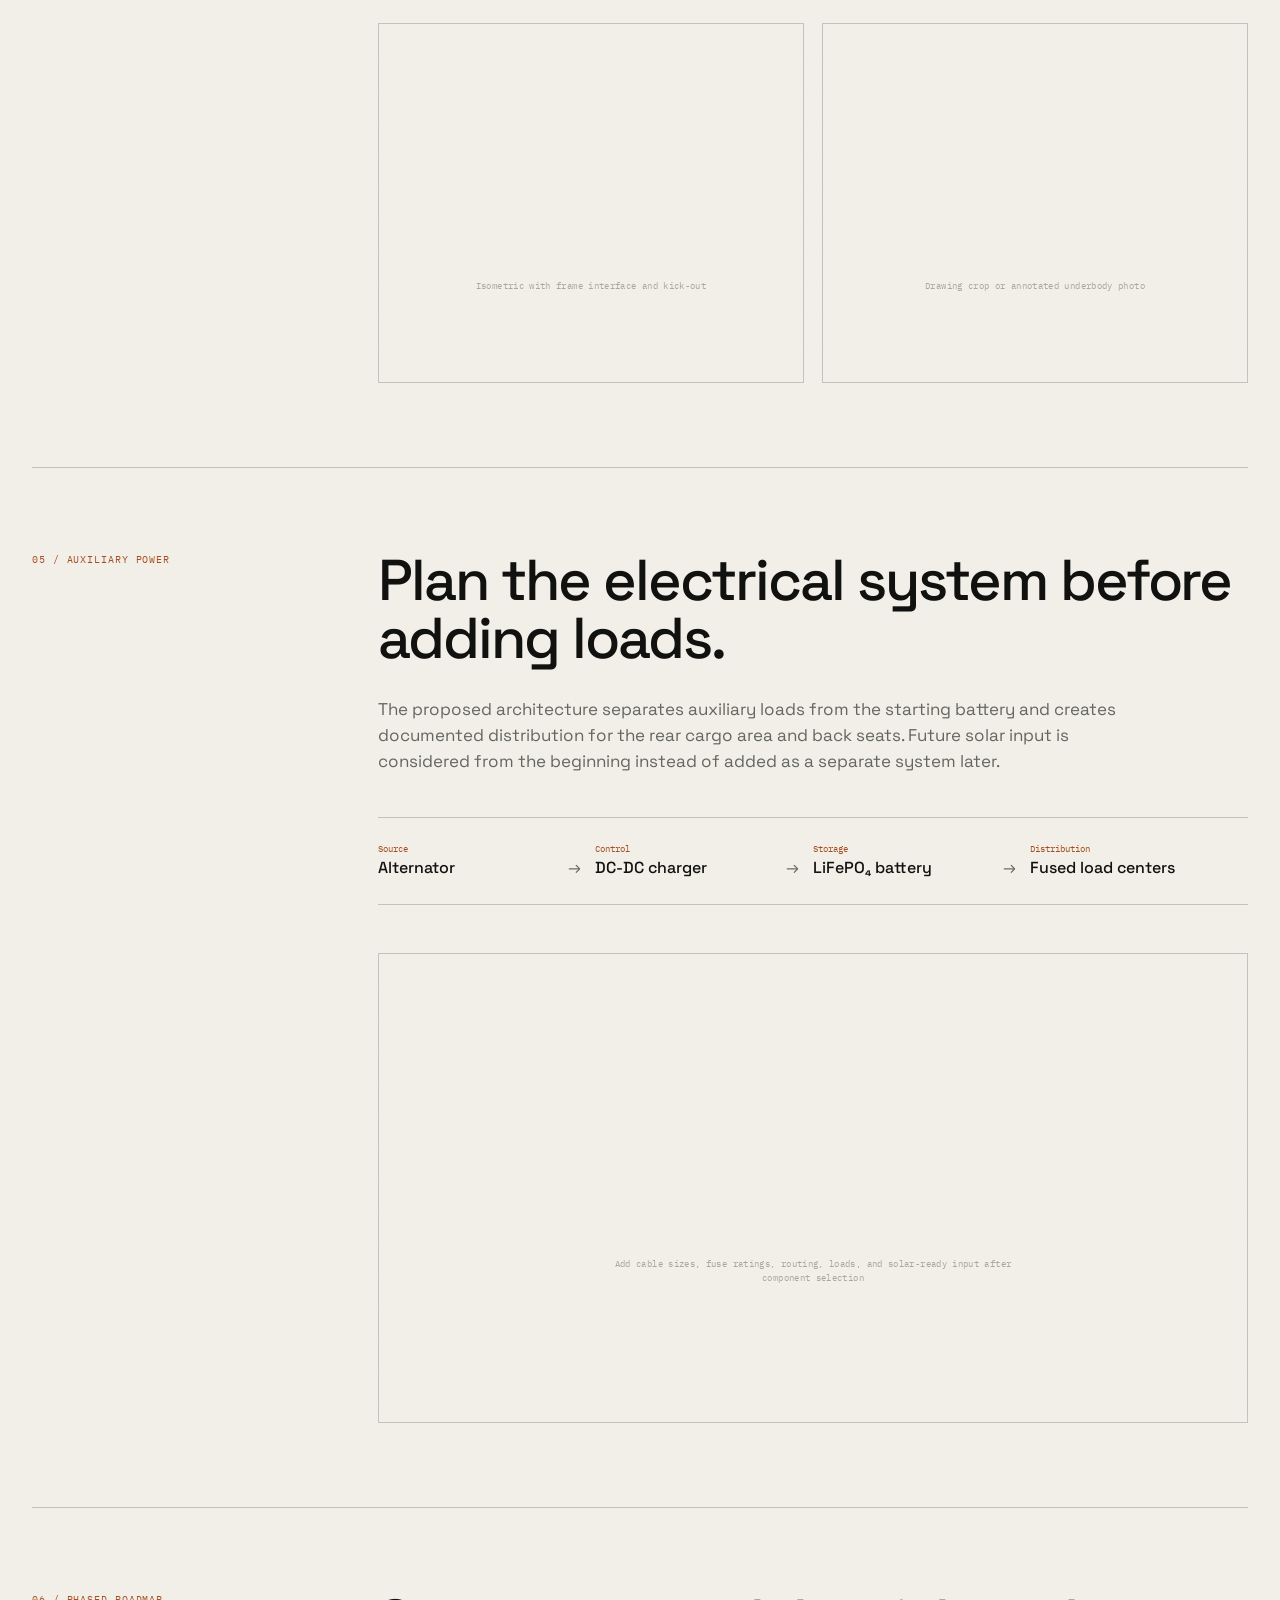
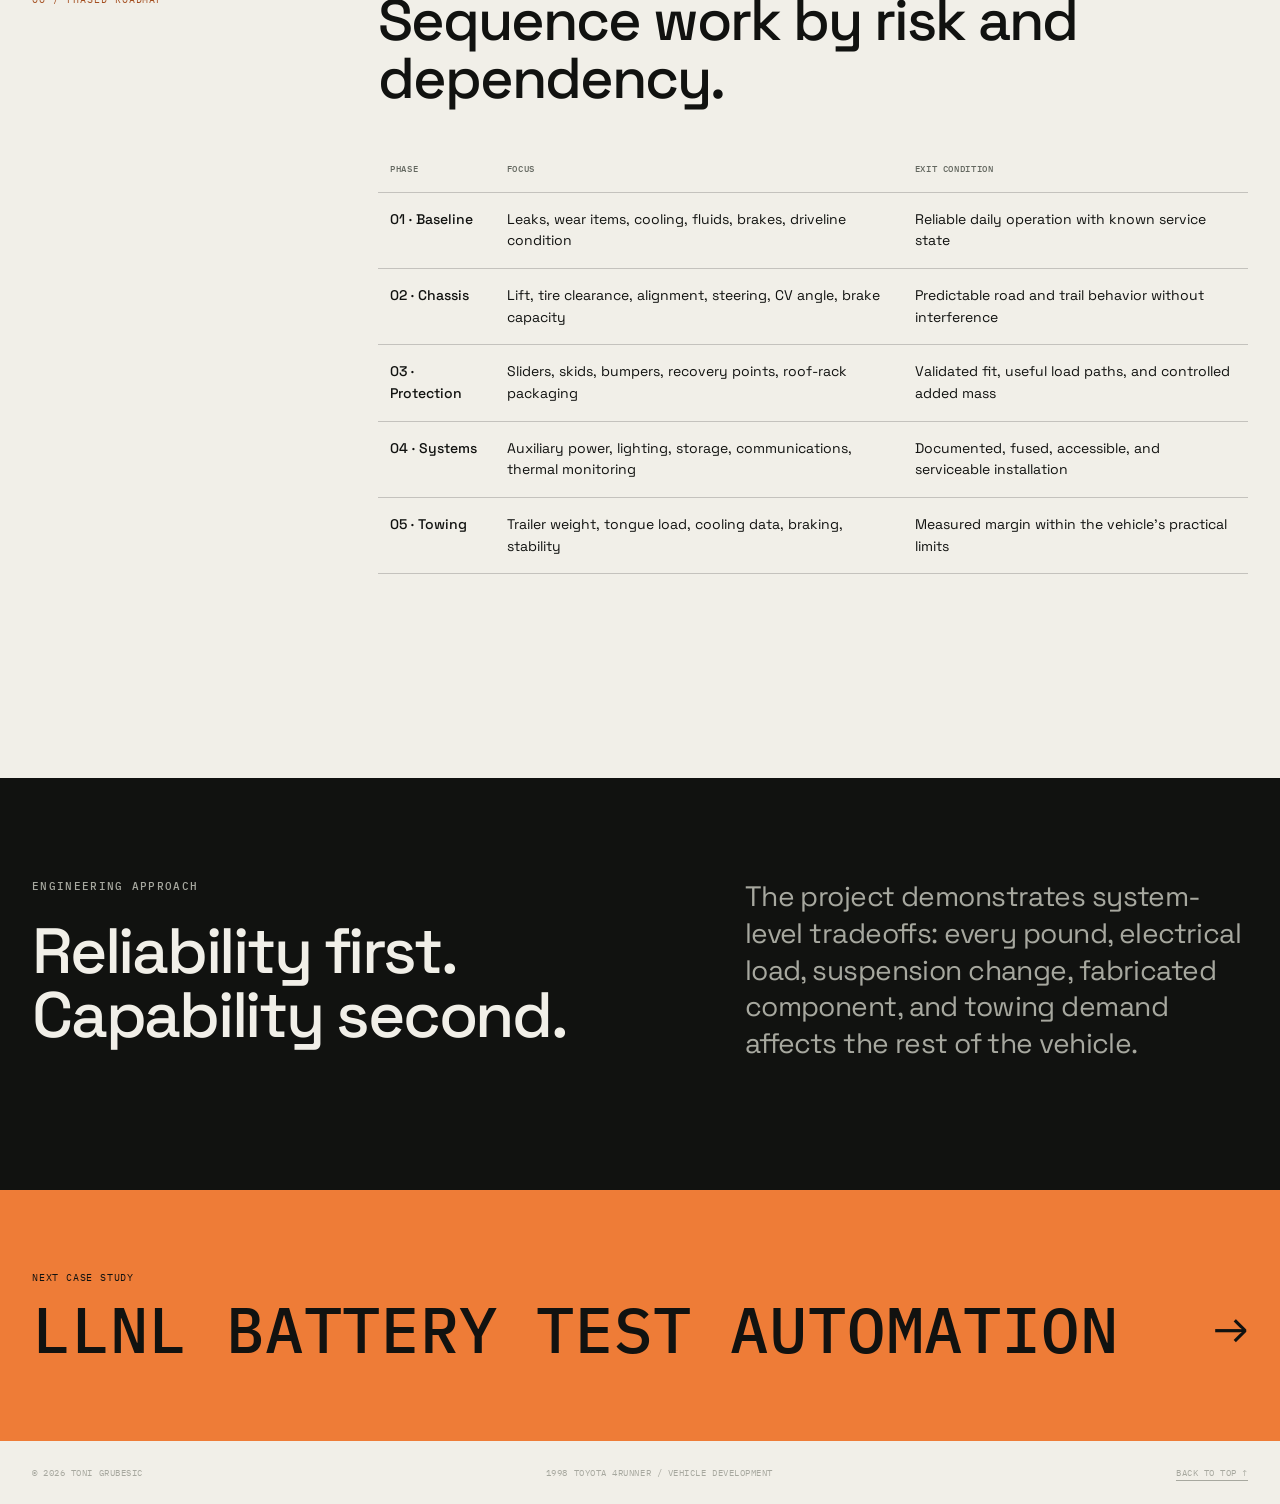
<file: projects/4runner/index.html>
<!doctype html>
<html lang="en">
<head>
  <meta charset="utf-8">
  <meta name="viewport" content="width=device-width, initial-scale=1">
  <meta name="description" content="1998 Toyota 4Runner vehicle development case study: reliability engineering, chassis, fabrication, thermal management, electrical systems, cargo, and towing.">
  <meta name="theme-color" content="#111210">
  <title>1998 Toyota 4Runner — Toni Grubesic</title>
  <link rel="canonical" href="https://tg-works.github.io/Protfolio/projects/4runner/">
  <link rel="icon" href="../../assets/images/favicon.svg" type="image/svg+xml">
  <link rel="preconnect" href="https://fonts.googleapis.com">
  <link rel="preconnect" href="https://fonts.gstatic.com" crossorigin>
  <link href="https://fonts.googleapis.com/css2?family=IBM+Plex+Mono:wght@400;500;600&family=Space+Grotesk:wght@400;500;600;700&display=swap" rel="stylesheet">
  <link rel="stylesheet" href="../../style.css?v=20">
  <script src="../../main.js?v=20" defer></script>
</head>
<body class="project-page">
  <a class="skip-link" href="#main">Skip to content</a>
  <div class="scroll-progress" aria-hidden="true"><span></span></div>
  <header class="site-header" data-header>
    <div class="shell nav-shell">
      <a class="wordmark" href="../../index.html" aria-label="Return to Toni Grubesic portfolio"><span class="wordmark-mark">TG</span><span class="wordmark-copy">Mechanical Design Engineer</span></a>
      <button class="nav-toggle" type="button" aria-expanded="false" aria-controls="site-nav" data-nav-toggle><span>Menu</span><i aria-hidden="true"></i></button>
      <nav class="site-nav" id="site-nav" aria-label="Project navigation" data-nav>
        <a href="../../index.html#work">Selected work</a><a href="#systems">Systems</a><a href="#sliders">Slider study</a><a href="#roadmap">Roadmap</a><a href="../../index.html#contact">Contact</a>
      </nav>
    </div>
  </header>

  <main id="main">
    <section class="project-hero section-grid">
      <div class="shell">
        <nav class="breadcrumb" aria-label="Breadcrumb"><a href="../../index.html">Portfolio</a><span>/</span><span>Featured Engineering</span></nav>
        <p class="project-number">Project 02 · Vehicle systems · 2026</p>
        <h1 class="project-title">1998 Toyota<br>4Runner</h1>
        <div class="project-intro">
          <p>A high-mileage vehicle developed as a reliable daily-driven platform for off-road travel, field repair, camping, and motorcycle-trailer towing.</p>
          <div class="project-status">Active phased build<br>270k-mile starting platform</div>
        </div>
        <div class="project-visual media-placeholder media-4runner reveal" role="img" aria-label="Placeholder for 1998 Toyota 4Runner hero image">
          <span class="media-label">[ 4RUNNER HERO PHOTO ]</span><span class="media-note">Recommended: 2400 × 1500 px · three-quarter vehicle view</span>
        </div>
      </div>
    </section>

    <section class="project-overview"><div class="shell"><dl class="project-facts">
      <div><dt>Platform</dt><dd>1998 Toyota 4Runner SR5 · 3.4L · 4WD</dd></div>
      <div><dt>Role</dt><dd>Owner · designer · fabricator · technician</dd></div>
      <div><dt>Status</dt><dd>Active phased development</dd></div>
      <div><dt>Primary constraints</dt><dd>Reliability · weight · cost · packaging</dd></div>
      <div><dt>Use case</dt><dd>Daily driving · off-road · camping · towing</dd></div>
    </dl></div></section>

    <div class="project-body shell">
      <section class="project-section reveal">
        <p class="section-label">01 / Engineering objective</p>
        <div class="project-content">
          <h2>Build capability without compromising the vehicle.</h2>
          <p>The project is structured as vehicle systems engineering—not a collection of accessories. Every change is evaluated against reliability, mass, cost, serviceability, packaging, strength, manufacturability, and its effect on other systems.</p>
          <ul class="requirement-list">
            <li><strong>Reliable daily operation</strong><span>Establish a known mechanical baseline before adding loads or complexity.</span></li>
            <li><strong>Off-road durability</strong><span>Improve clearance and protection while controlling driveline and steering stress.</span></li>
            <li><strong>Field serviceability</strong><span>Use accessible hardware, documented circuits, and repairable fabrication.</span></li>
            <li><strong>Towing readiness</strong><span>Manage cooling, braking, stability, payload, and tongue load as one system.</span></li>
            <li><strong>Practical packaging</strong><span>Preserve cargo access while integrating tools, recovery equipment, and auxiliary power.</span></li>
            <li><strong>Controlled mass</strong><span>Avoid stacking heavy armor, storage, batteries, and accessories without a weight budget.</span></li>
          </ul>
        </div>
      </section>

      <section class="project-section reveal" id="systems">
        <p class="section-label">02 / Systems architecture</p>
        <div class="project-content">
          <h2>Seven systems, one vehicle-level plan.</h2>
          <div class="system-grid">
            <article class="system-card"><span>01</span><h3>Reliability Baseline</h3><p>Suspension and steering wear items, ignition, seals, timing-belt service, cooling, transmission, differentials, and CV axles.</p></article>
            <article class="system-card"><span>02</span><h3>Suspension &amp; Chassis</h3><p>Approximately 3-inch lift, 33-inch-class tires, wheel clearance, CV angle, steering, alignment, and articulation.</p></article>
            <article class="system-card"><span>03</span><h3>Braking</h3><p>Baseline refresh, pedal feel, lines, pads, rotors, rear drums, and evaluation of a Tundra front-brake conversion.</p></article>
            <article class="system-card"><span>04</span><h3>Thermal Management</h3><p>Cooling-system condition, radiator, transmission cooler, temperature monitoring, and towing heat load.</p></article>
            <article class="system-card"><span>05</span><h3>Fabrication</h3><p>Rock sliders, skid protection, bumpers, tire carrier, roof rack, load paths, weight, clearance, and service access.</p></article>
            <article class="system-card"><span>06</span><h3>Auxiliary Electrical</h3><p>Isolated battery, DC-DC charging, future solar, fuse distribution, lighting, fridge, communications, and charging loads.</p></article>
            <article class="system-card"><span>07</span><h3>Cargo &amp; Towing</h3><p>Lightweight drawers, locking slides, load distribution, recovery gear, track equipment, trailer weight, and stability.</p></article>
          </div>
          <div class="media-block media-placeholder" role="img" aria-label="Placeholder for vehicle systems architecture diagram"><span class="media-label">[ VEHICLE SYSTEM ARCHITECTURE DIAGRAM ]</span><span class="media-note">Reliability / chassis / thermal / electrical / cargo / towing interfaces</span></div>
        </div>
      </section>

      <section class="project-section reveal">
        <p class="section-label">03 / Reliability baseline</p>
        <div class="project-content">
          <h2>Reduce unknowns before increasing capability.</h2>
          <p>The first phase addressed age- and mileage-related risk. Work is tracked as systems rather than isolated repairs so that suspension, steering, drivetrain, brakes, and cooling can be evaluated together.</p>
          <table class="decision-table">
            <thead><tr><th>System</th><th>Work completed or evaluated</th><th>Engineering purpose</th></tr></thead>
            <tbody>
              <tr><td>Front suspension / steering</td><td>Upper and lower control arms, steering bushings, inner/outer tie rods, sway-bar links</td><td>Restore geometry control, steering precision, and known joint condition</td></tr>
              <tr><td>Rear suspension</td><td>Control-arm bushings and sway-bar links</td><td>Reduce uncontrolled axle motion and restore predictable handling</td></tr>
              <tr><td>Ignition</td><td>Spark plugs, coils, and wires</td><td>Remove common high-mileage reliability variables</td></tr>
              <tr><td>Braking</td><td>Rear drums replaced and adjusted; front system development planned</td><td>Establish consistent braking before towing and added vehicle mass</td></tr>
              <tr><td>Drivetrain / fluids</td><td>Transmission, differential, CV axle, seal, and preventive-service work</td><td>Control leaks, heat, lubrication condition, and field-failure risk</td></tr>
            </tbody>
          </table>
          <div class="image-pair">
            <div class="media-block media-placeholder" role="img" aria-label="Placeholder for suspension baseline photo"><span class="media-label">[ SUSPENSION BASELINE PHOTO ]</span></div>
            <div class="media-block media-placeholder" role="img" aria-label="Placeholder for maintenance tracking diagram"><span class="media-label">[ RELIABILITY TRACKING / SYSTEM MAP ]</span></div>
          </div>
        </div>
      </section>

      <section class="project-section reveal" id="sliders">
        <p class="section-label">04 / Mini case study</p>
        <div class="project-content">
          <h2>Rock sliders as a load-path and packaging problem.</h2>
          <p>The slider concept is designed around more than tube appearance. It must distribute impact and vehicle-jacking loads into the frame, protect the rocker, clear the fuel tank and body, preserve ground clearance, and remain practical to fabricate and service.</p>
          <ul class="requirement-list">
            <li><strong>Frame attachment</strong><span>Bolt-on U-plate concept with multiple attachment stations and controlled load distribution.</span></li>
            <li><strong>Packaging</strong><span>Fuel-tank clearance, rocker coverage, door access, tire clearance, and kick-out placement.</span></li>
            <li><strong>Structure</strong><span>Square structural legs, round outer tube, gusset strategy, plate thickness, and bending resistance.</span></li>
            <li><strong>Fabrication</strong><span>DOM tube preference, repeatable bends/notches, weld access, simple plates, and replaceable hardware.</span></li>
          </ul>
          <table class="decision-table">
            <thead><tr><th>Decision</th><th>Current direction</th><th>Reason to validate</th></tr></thead>
            <tbody>
              <tr><td>Mounting</td><td>Three frame attachment groups per side</td><td>Spread local loads and limit slider rotation</td></tr>
              <tr><td>Plate concept</td><td>Approximately 3/16-inch steel mounting plates</td><td>Balance stiffness, weldability, weight, and bolt bearing</td></tr>
              <tr><td>Outer geometry</td><td>Full-length round outer tube with rear kick-out</td><td>Rocker protection, obstacle deflection, and rear-quarter coverage</td></tr>
              <tr><td>Open validation</td><td>Load cases, deflection, hardware access, and fuel-tank envelope</td><td>Convert concept into a build-ready drawing package</td></tr>
            </tbody>
          </table>
          <div class="image-pair">
            <div class="media-block media-placeholder" role="img" aria-label="Placeholder for rock slider CAD"><span class="media-label">[ ROCK SLIDER CAD ]</span><span class="media-note">Isometric with frame interface and kick-out</span></div>
            <div class="media-block media-placeholder" role="img" aria-label="Placeholder for frame mounting detail"><span class="media-label">[ FRAME MOUNT / LOAD PATH DETAIL ]</span><span class="media-note">Drawing crop or annotated underbody photo</span></div>
          </div>
        </div>
      </section>

      <section class="project-section reveal">
        <p class="section-label">05 / Auxiliary power</p>
        <div class="project-content">
          <h2>Plan the electrical system before adding loads.</h2>
          <p>The proposed architecture separates auxiliary loads from the starting battery and creates documented distribution for the rear cargo area and back seats. Future solar input is considered from the beginning instead of added as a separate system later.</p>
          <div class="engineering-flow"><div><span>Source</span><strong>Alternator</strong></div><div><span>Control</span><strong>DC-DC charger</strong></div><div><span>Storage</span><strong>LiFePO₄ battery</strong></div><div><span>Distribution</span><strong>Fused load centers</strong></div></div>
          <div class="media-block media-placeholder" role="img" aria-label="Placeholder for auxiliary power wiring diagram"><span class="media-label">[ AUXILIARY POWER WIRING DIAGRAM ]</span><span class="media-note">Add cable sizes, fuse ratings, routing, loads, and solar-ready input after component selection</span></div>
        </div>
      </section>

      <section class="project-section reveal" id="roadmap">
        <p class="section-label">06 / Phased roadmap</p>
        <div class="project-content">
          <h2>Sequence work by risk and dependency.</h2>
          <table class="decision-table">
            <thead><tr><th>Phase</th><th>Focus</th><th>Exit condition</th></tr></thead>
            <tbody>
              <tr><td>01 · Baseline</td><td>Leaks, wear items, cooling, fluids, brakes, driveline condition</td><td>Reliable daily operation with known service state</td></tr>
              <tr><td>02 · Chassis</td><td>Lift, tire clearance, alignment, steering, CV angle, brake capacity</td><td>Predictable road and trail behavior without interference</td></tr>
              <tr><td>03 · Protection</td><td>Sliders, skids, bumpers, recovery points, roof-rack packaging</td><td>Validated fit, useful load paths, and controlled added mass</td></tr>
              <tr><td>04 · Systems</td><td>Auxiliary power, lighting, storage, communications, thermal monitoring</td><td>Documented, fused, accessible, and serviceable installation</td></tr>
              <tr><td>05 · Towing</td><td>Trailer weight, tongue load, cooling data, braking, stability</td><td>Measured margin within the vehicle's practical limits</td></tr>
            </tbody>
          </table>
        </div>
      </section>
    </div>

    <section class="result-band section-grid"><div class="shell section-split reveal"><div><p class="eyebrow">Engineering approach</p><h2>Reliability first. Capability second.</h2></div><div><p class="large-copy">The project demonstrates system-level tradeoffs: every pound, electrical load, suspension change, fabricated component, and towing demand affects the rest of the vehicle.</p></div></div></section>
    <section class="next-project"><div class="shell"><a href="../llnl/"><span>Next case study<strong>LLNL Battery Test Automation</strong></span><i>→</i></a></div></section>
  </main>
  <footer class="site-footer"><div class="shell"><span>© <span data-year>2026</span> Toni Grubesic</span><span>1998 Toyota 4Runner / Vehicle Development</span><a href="#main">Back to top ↑</a></div></footer>
</body>
</html>
</file>
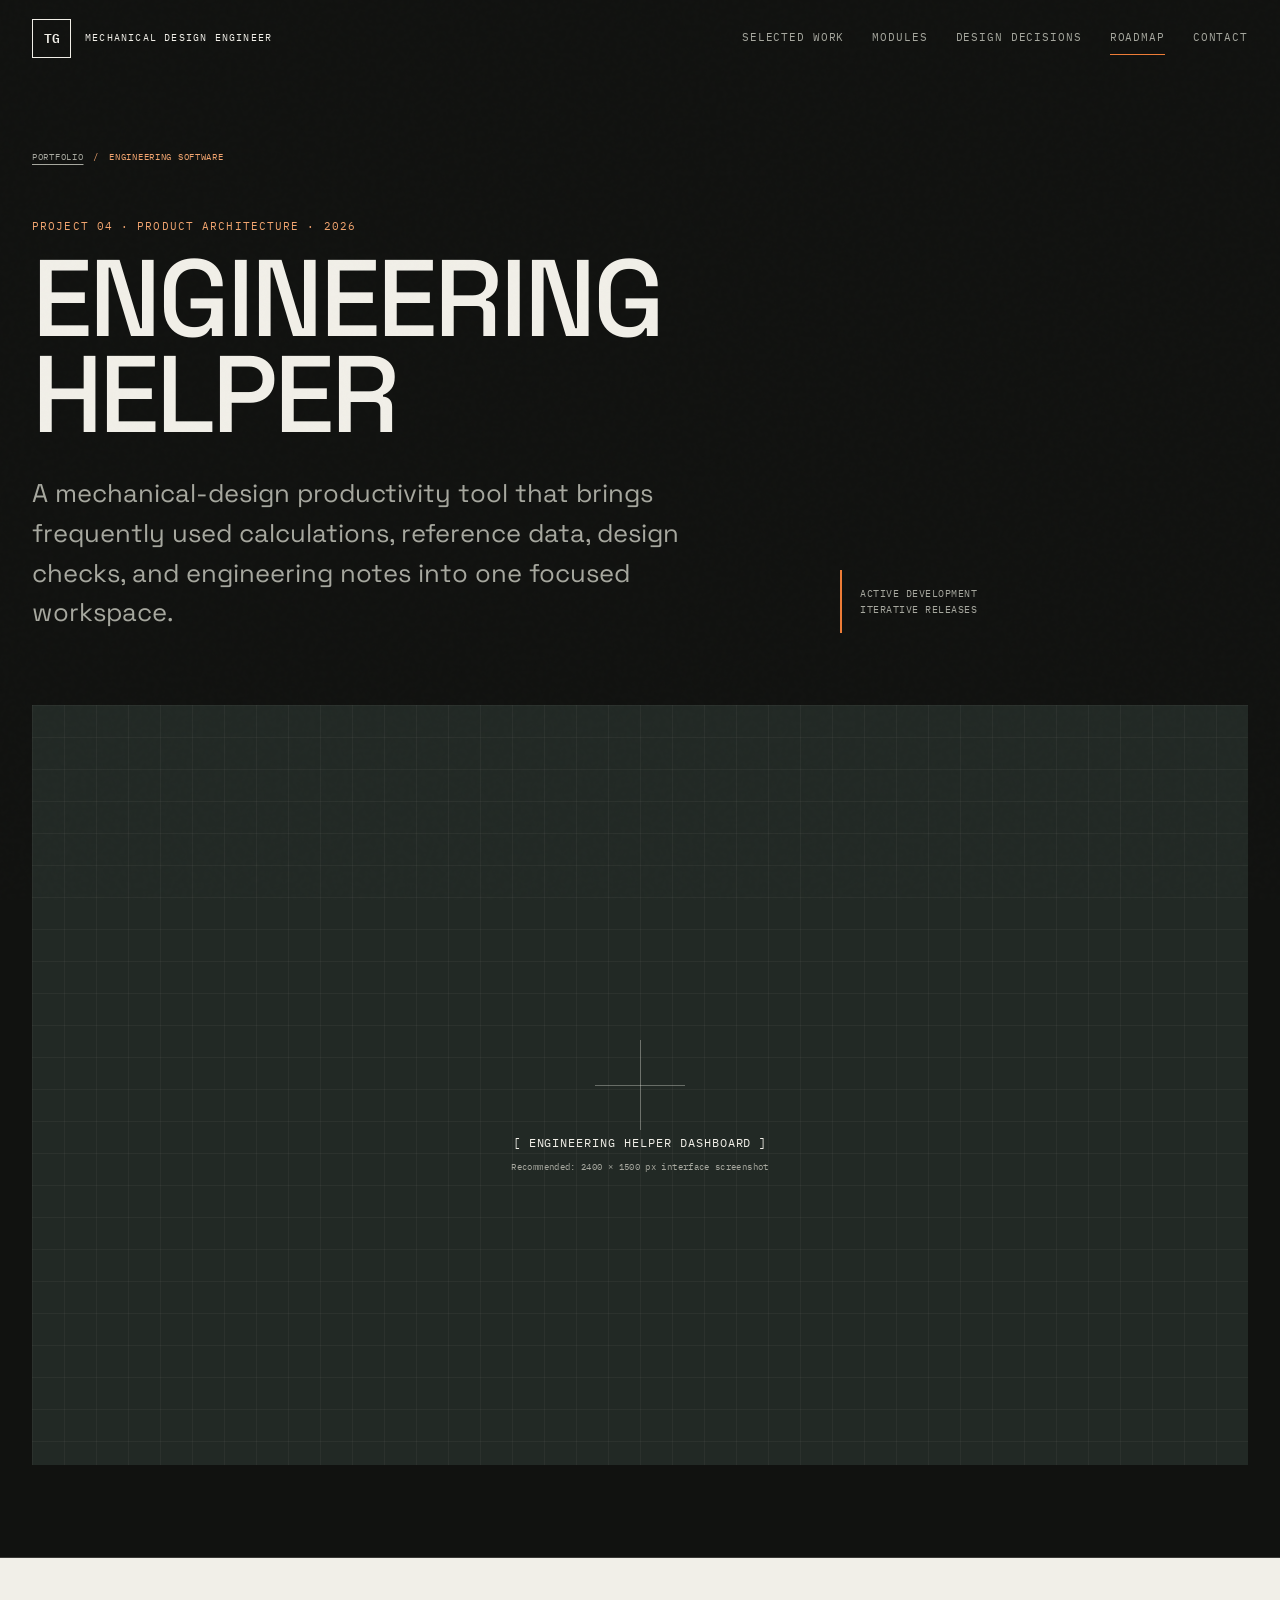
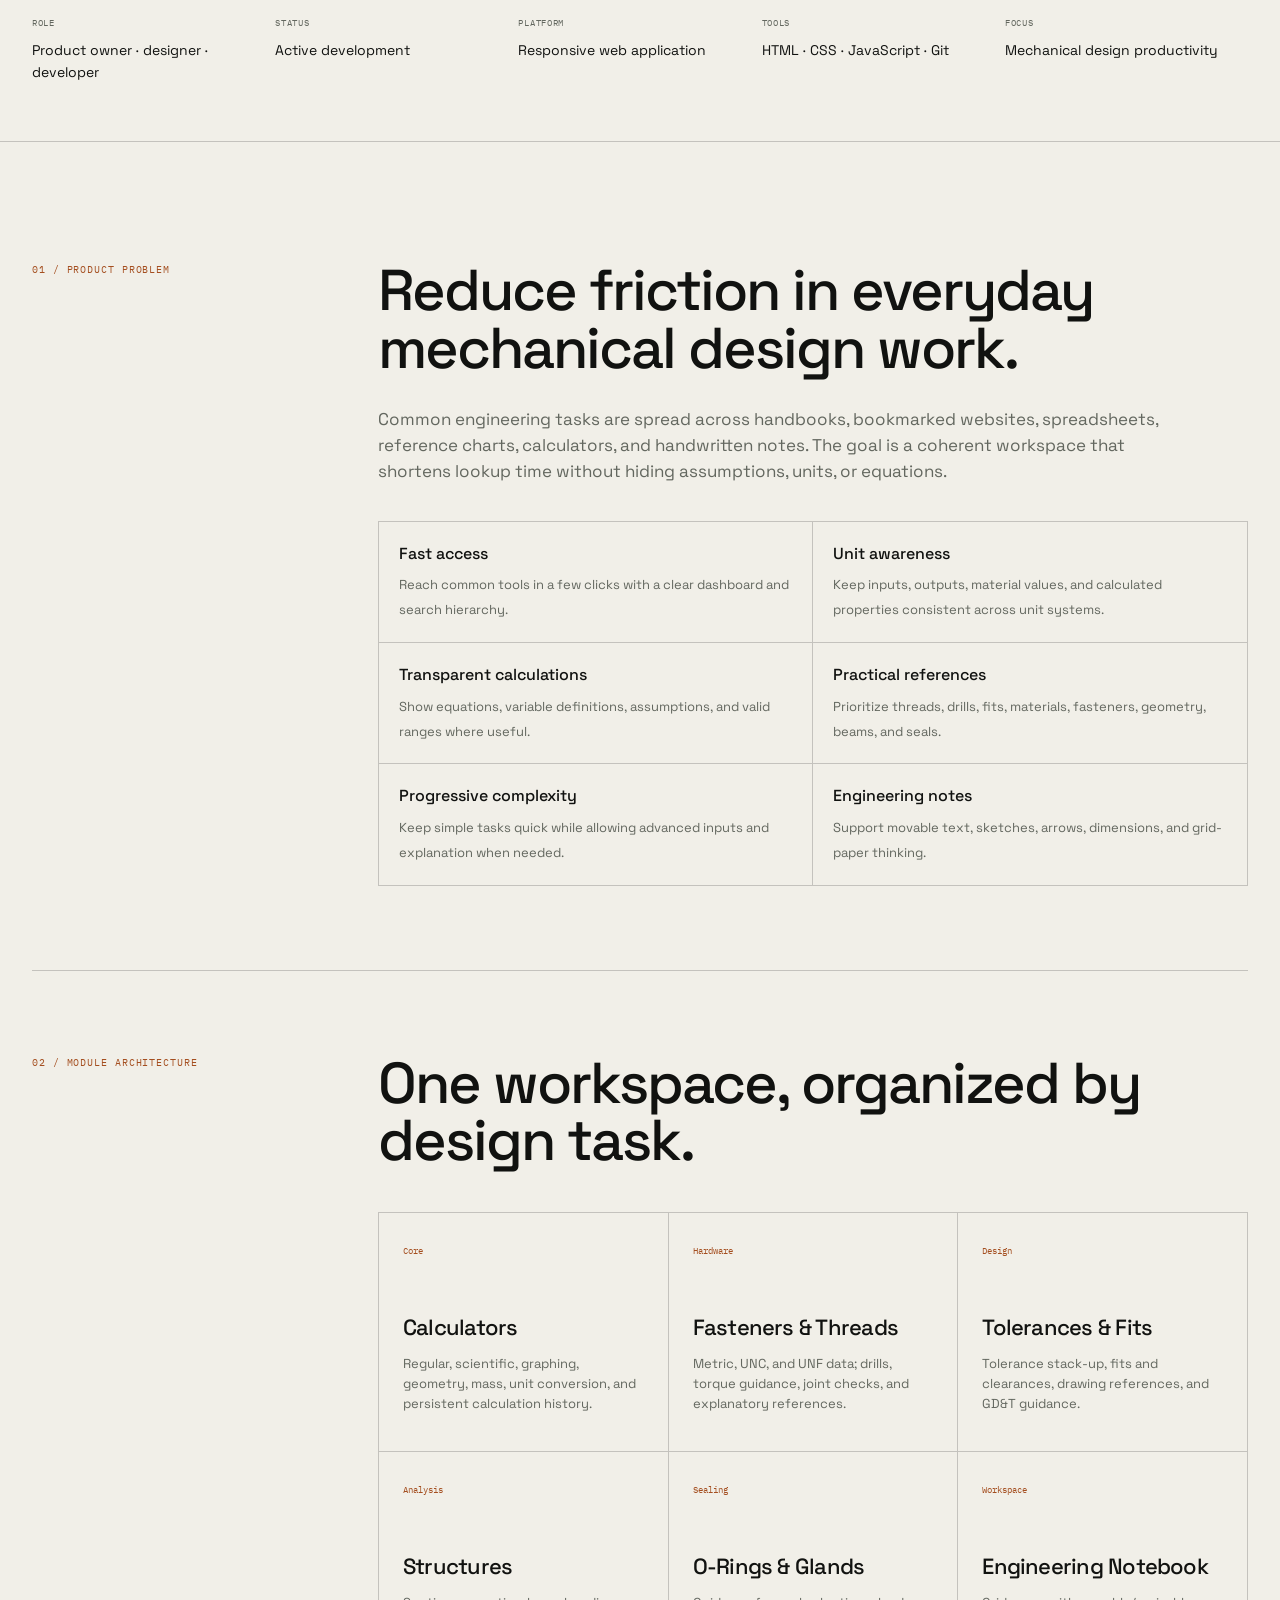
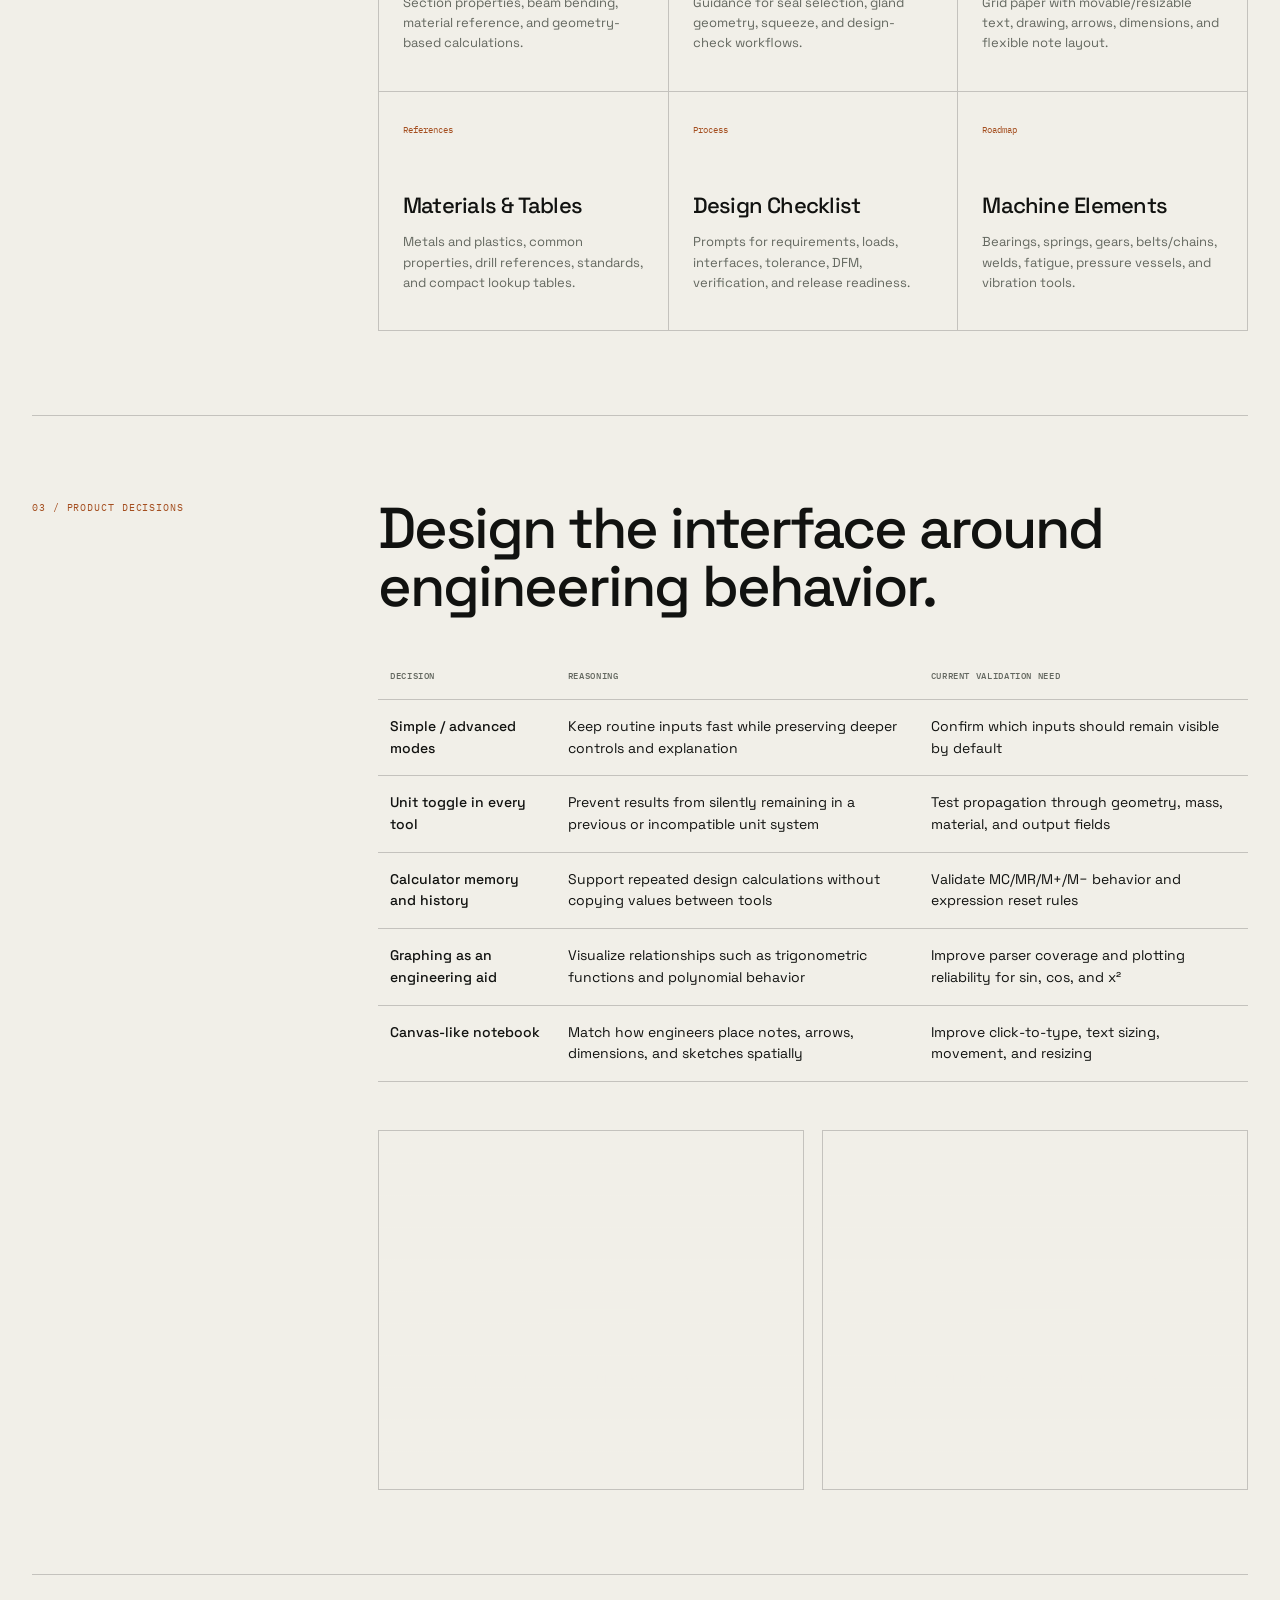
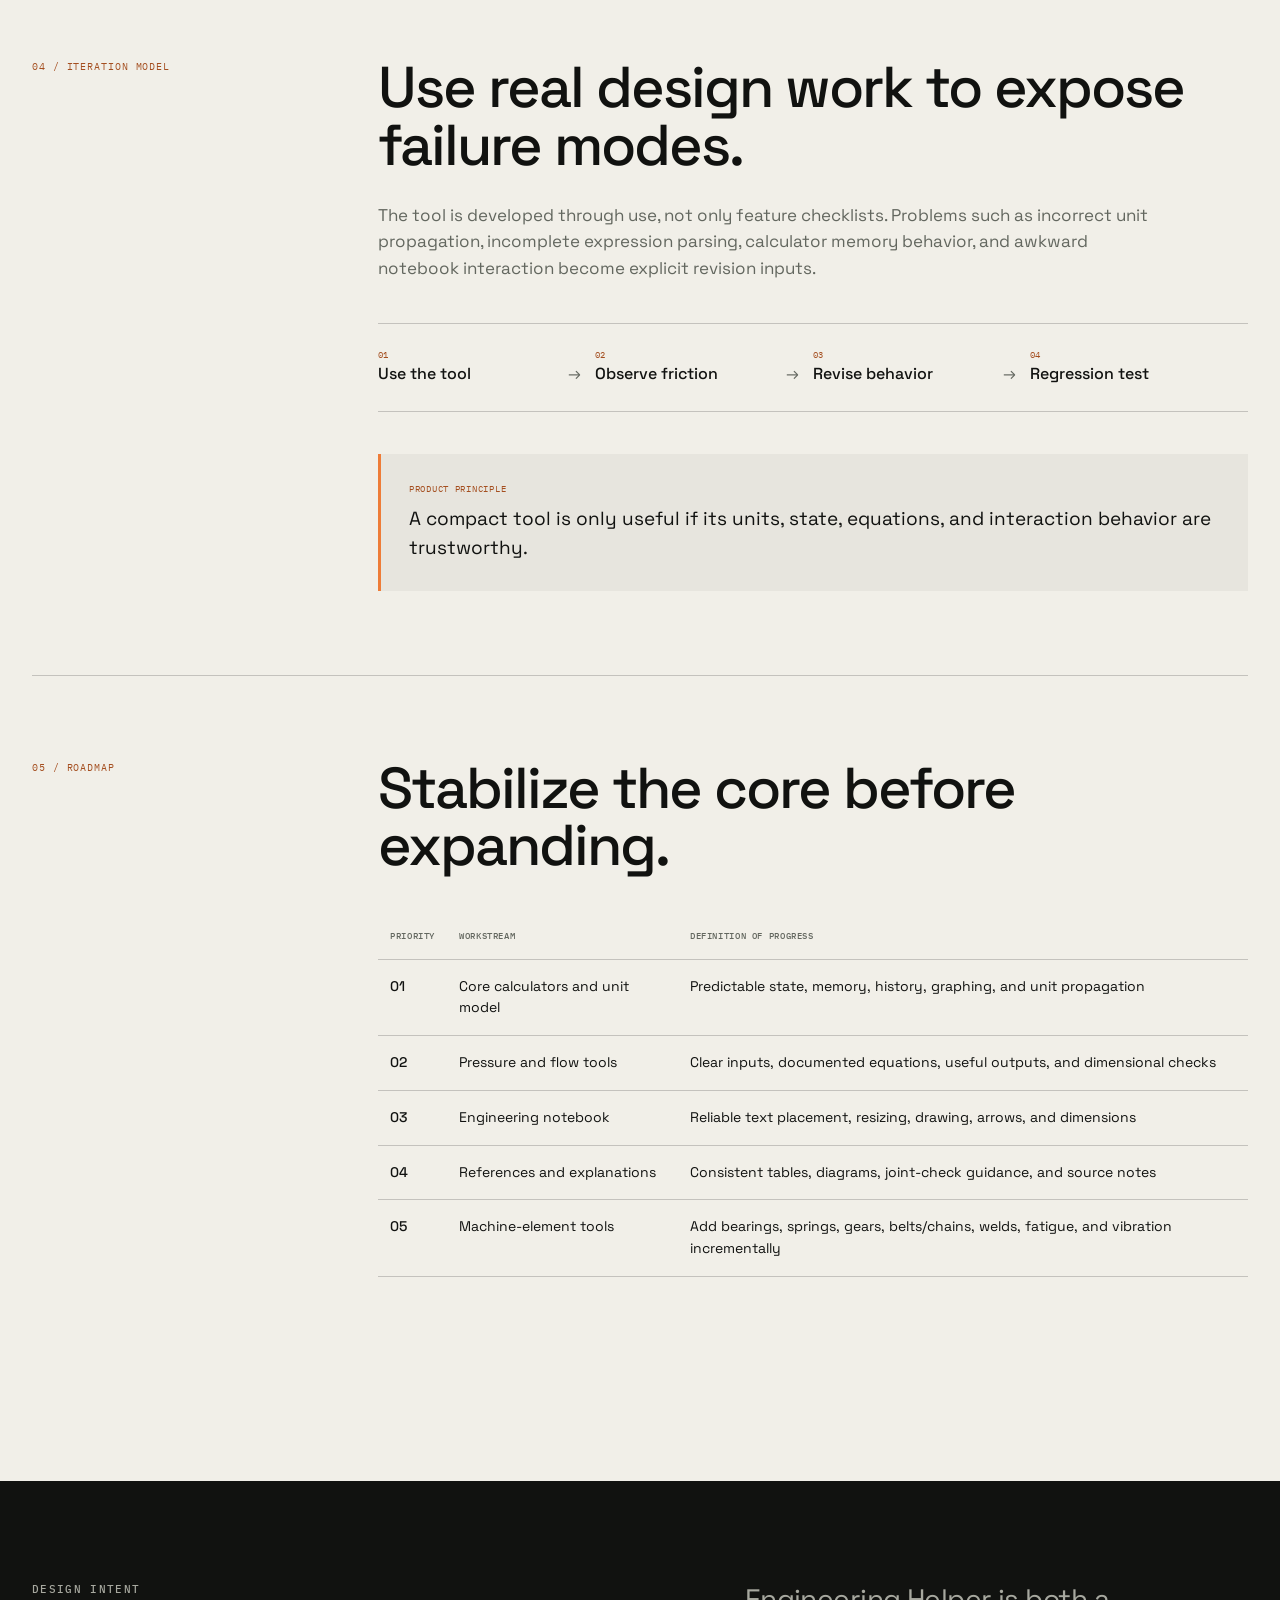
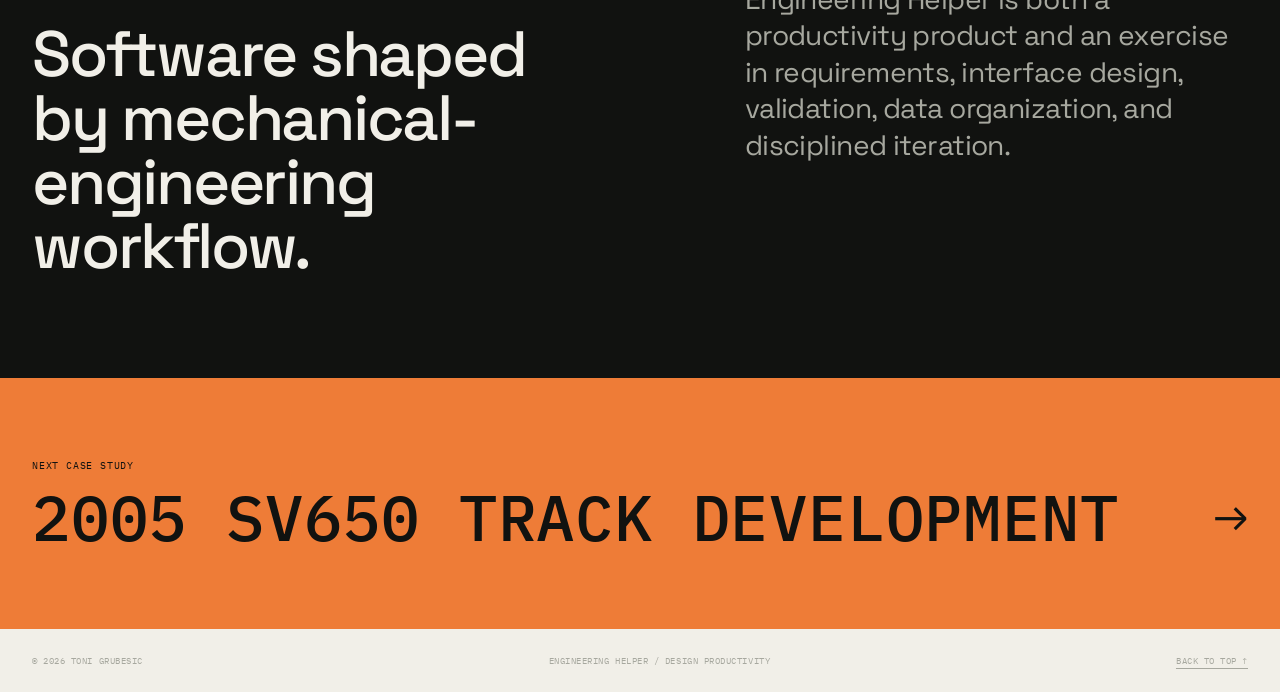
<file: projects/engineering-helper/index.html>
<!doctype html>
<html lang="en">
<head>
  <meta charset="utf-8">
  <meta name="viewport" content="width=device-width, initial-scale=1">
  <meta name="description" content="Engineering Helper: a mechanical engineering software and design productivity tool with calculators, references, material data, and an engineering notebook.">
  <meta name="theme-color" content="#111210">
  <title>Engineering Helper — Toni Grubesic</title>
  <link rel="canonical" href="https://tg-works.github.io/Protfolio/projects/engineering-helper/">
  <link rel="icon" href="../../assets/images/favicon.svg" type="image/svg+xml">
  <link rel="preconnect" href="https://fonts.googleapis.com">
  <link rel="preconnect" href="https://fonts.gstatic.com" crossorigin>
  <link href="https://fonts.googleapis.com/css2?family=IBM+Plex+Mono:wght@400;500;600&family=Space+Grotesk:wght@400;500;600;700&display=swap" rel="stylesheet">
  <link rel="stylesheet" href="../../style.css?v=20">
  <script src="../../main.js?v=20" defer></script>
</head>
<body class="project-page">
  <a class="skip-link" href="#main">Skip to content</a><div class="scroll-progress" aria-hidden="true"><span></span></div>
  <header class="site-header" data-header><div class="shell nav-shell">
    <a class="wordmark" href="../../index.html" aria-label="Return to Toni Grubesic portfolio"><span class="wordmark-mark">TG</span><span class="wordmark-copy">Mechanical Design Engineer</span></a>
    <button class="nav-toggle" type="button" aria-expanded="false" aria-controls="site-nav" data-nav-toggle><span>Menu</span><i aria-hidden="true"></i></button>
    <nav class="site-nav" id="site-nav" aria-label="Project navigation" data-nav><a href="../../index.html#work">Selected work</a><a href="#modules">Modules</a><a href="#decisions">Design decisions</a><a href="#roadmap">Roadmap</a><a href="../../index.html#contact">Contact</a></nav>
  </div></header>

  <main id="main">
    <section class="project-hero section-grid"><div class="shell">
      <nav class="breadcrumb" aria-label="Breadcrumb"><a href="../../index.html">Portfolio</a><span>/</span><span>Engineering Software</span></nav>
      <p class="project-number">Project 04 · Product architecture · 2026</p>
      <h1 class="project-title">Engineering<br>Helper</h1>
      <div class="project-intro"><p>A mechanical-design productivity tool that brings frequently used calculations, reference data, design checks, and engineering notes into one focused workspace.</p><div class="project-status">Active development<br>Iterative releases</div></div>
      <div class="project-visual media-placeholder media-helper reveal" role="img" aria-label="Placeholder for Engineering Helper interface"><span class="media-label">[ ENGINEERING HELPER DASHBOARD ]</span><span class="media-note">Recommended: 2400 × 1500 px interface screenshot</span></div>
    </div></section>

    <section class="project-overview"><div class="shell"><dl class="project-facts">
      <div><dt>Role</dt><dd>Product owner · designer · developer</dd></div><div><dt>Status</dt><dd>Active development</dd></div><div><dt>Platform</dt><dd>Responsive web application</dd></div><div><dt>Tools</dt><dd>HTML · CSS · JavaScript · Git</dd></div><div><dt>Focus</dt><dd>Mechanical design productivity</dd></div>
    </dl></div></section>

    <div class="project-body shell">
      <section class="project-section reveal"><p class="section-label">01 / Product problem</p><div class="project-content">
        <h2>Reduce friction in everyday mechanical design work.</h2>
        <p>Common engineering tasks are spread across handbooks, bookmarked websites, spreadsheets, reference charts, calculators, and handwritten notes. The goal is a coherent workspace that shortens lookup time without hiding assumptions, units, or equations.</p>
        <ul class="requirement-list">
          <li><strong>Fast access</strong><span>Reach common tools in a few clicks with a clear dashboard and search hierarchy.</span></li><li><strong>Unit awareness</strong><span>Keep inputs, outputs, material values, and calculated properties consistent across unit systems.</span></li><li><strong>Transparent calculations</strong><span>Show equations, variable definitions, assumptions, and valid ranges where useful.</span></li><li><strong>Practical references</strong><span>Prioritize threads, drills, fits, materials, fasteners, geometry, beams, and seals.</span></li><li><strong>Progressive complexity</strong><span>Keep simple tasks quick while allowing advanced inputs and explanation when needed.</span></li><li><strong>Engineering notes</strong><span>Support movable text, sketches, arrows, dimensions, and grid-paper thinking.</span></li>
        </ul>
      </div></section>

      <section class="project-section reveal" id="modules"><p class="section-label">02 / Module architecture</p><div class="project-content">
        <h2>One workspace, organized by design task.</h2>
        <div class="system-grid">
          <article class="system-card"><span>Core</span><h3>Calculators</h3><p>Regular, scientific, graphing, geometry, mass, unit conversion, and persistent calculation history.</p></article>
          <article class="system-card"><span>Hardware</span><h3>Fasteners &amp; Threads</h3><p>Metric, UNC, and UNF data; drills, torque guidance, joint checks, and explanatory references.</p></article>
          <article class="system-card"><span>Design</span><h3>Tolerances &amp; Fits</h3><p>Tolerance stack-up, fits and clearances, drawing references, and GD&amp;T guidance.</p></article>
          <article class="system-card"><span>Analysis</span><h3>Structures</h3><p>Section properties, beam bending, material reference, and geometry-based calculations.</p></article>
          <article class="system-card"><span>Sealing</span><h3>O-Rings &amp; Glands</h3><p>Guidance for seal selection, gland geometry, squeeze, and design-check workflows.</p></article>
          <article class="system-card"><span>Workspace</span><h3>Engineering Notebook</h3><p>Grid paper with movable/resizable text, drawing, arrows, dimensions, and flexible note layout.</p></article>
          <article class="system-card"><span>References</span><h3>Materials &amp; Tables</h3><p>Metals and plastics, common properties, drill references, standards, and compact lookup tables.</p></article>
          <article class="system-card"><span>Process</span><h3>Design Checklist</h3><p>Prompts for requirements, loads, interfaces, tolerance, DFM, verification, and release readiness.</p></article>
          <article class="system-card"><span>Roadmap</span><h3>Machine Elements</h3><p>Bearings, springs, gears, belts/chains, welds, fatigue, pressure vessels, and vibration tools.</p></article>
        </div>
      </div></section>

      <section class="project-section reveal" id="decisions"><p class="section-label">03 / Product decisions</p><div class="project-content">
        <h2>Design the interface around engineering behavior.</h2>
        <table class="decision-table"><thead><tr><th>Decision</th><th>Reasoning</th><th>Current validation need</th></tr></thead><tbody>
          <tr><td>Simple / advanced modes</td><td>Keep routine inputs fast while preserving deeper controls and explanation</td><td>Confirm which inputs should remain visible by default</td></tr><tr><td>Unit toggle in every tool</td><td>Prevent results from silently remaining in a previous or incompatible unit system</td><td>Test propagation through geometry, mass, material, and output fields</td></tr><tr><td>Calculator memory and history</td><td>Support repeated design calculations without copying values between tools</td><td>Validate MC/MR/M+/M− behavior and expression reset rules</td></tr><tr><td>Graphing as an engineering aid</td><td>Visualize relationships such as trigonometric functions and polynomial behavior</td><td>Improve parser coverage and plotting reliability for sin, cos, and x²</td></tr><tr><td>Canvas-like notebook</td><td>Match how engineers place notes, arrows, dimensions, and sketches spatially</td><td>Improve click-to-type, text sizing, movement, and resizing</td></tr>
        </tbody></table>
        <div class="image-pair"><div class="media-block media-placeholder" role="img" aria-label="Placeholder for calculator interface"><span class="media-label">[ CALCULATOR / UNIT WORKFLOW ]</span></div><div class="media-block media-placeholder" role="img" aria-label="Placeholder for engineering notebook interface"><span class="media-label">[ GRID NOTEBOOK / DRAWING WORKFLOW ]</span></div></div>
      </div></section>

      <section class="project-section reveal"><p class="section-label">04 / Iteration model</p><div class="project-content">
        <h2>Use real design work to expose failure modes.</h2>
        <p>The tool is developed through use, not only feature checklists. Problems such as incorrect unit propagation, incomplete expression parsing, calculator memory behavior, and awkward notebook interaction become explicit revision inputs.</p>
        <div class="engineering-flow"><div><span>01</span><strong>Use the tool</strong></div><div><span>02</span><strong>Observe friction</strong></div><div><span>03</span><strong>Revise behavior</strong></div><div><span>04</span><strong>Regression test</strong></div></div>
        <div class="callout"><span>Product principle</span><p>A compact tool is only useful if its units, state, equations, and interaction behavior are trustworthy.</p></div>
      </div></section>

      <section class="project-section reveal" id="roadmap"><p class="section-label">05 / Roadmap</p><div class="project-content">
        <h2>Stabilize the core before expanding.</h2>
        <table class="decision-table"><thead><tr><th>Priority</th><th>Workstream</th><th>Definition of progress</th></tr></thead><tbody>
          <tr><td>01</td><td>Core calculators and unit model</td><td>Predictable state, memory, history, graphing, and unit propagation</td></tr><tr><td>02</td><td>Pressure and flow tools</td><td>Clear inputs, documented equations, useful outputs, and dimensional checks</td></tr><tr><td>03</td><td>Engineering notebook</td><td>Reliable text placement, resizing, drawing, arrows, and dimensions</td></tr><tr><td>04</td><td>References and explanations</td><td>Consistent tables, diagrams, joint-check guidance, and source notes</td></tr><tr><td>05</td><td>Machine-element tools</td><td>Add bearings, springs, gears, belts/chains, welds, fatigue, and vibration incrementally</td></tr>
        </tbody></table>
      </div></section>
    </div>

    <section class="result-band section-grid"><div class="shell section-split reveal"><div><p class="eyebrow">Design intent</p><h2>Software shaped by mechanical-engineering workflow.</h2></div><div><p class="large-copy">Engineering Helper is both a productivity product and an exercise in requirements, interface design, validation, data organization, and disciplined iteration.</p></div></div></section>
    <section class="next-project"><div class="shell"><a href="../sv650/"><span>Next case study<strong>2005 SV650 Track Development</strong></span><i>→</i></a></div></section>
  </main>
  <footer class="site-footer"><div class="shell"><span>© <span data-year>2026</span> Toni Grubesic</span><span>Engineering Helper / Design Productivity</span><a href="#main">Back to top ↑</a></div></footer>
</body>
</html>
</file>
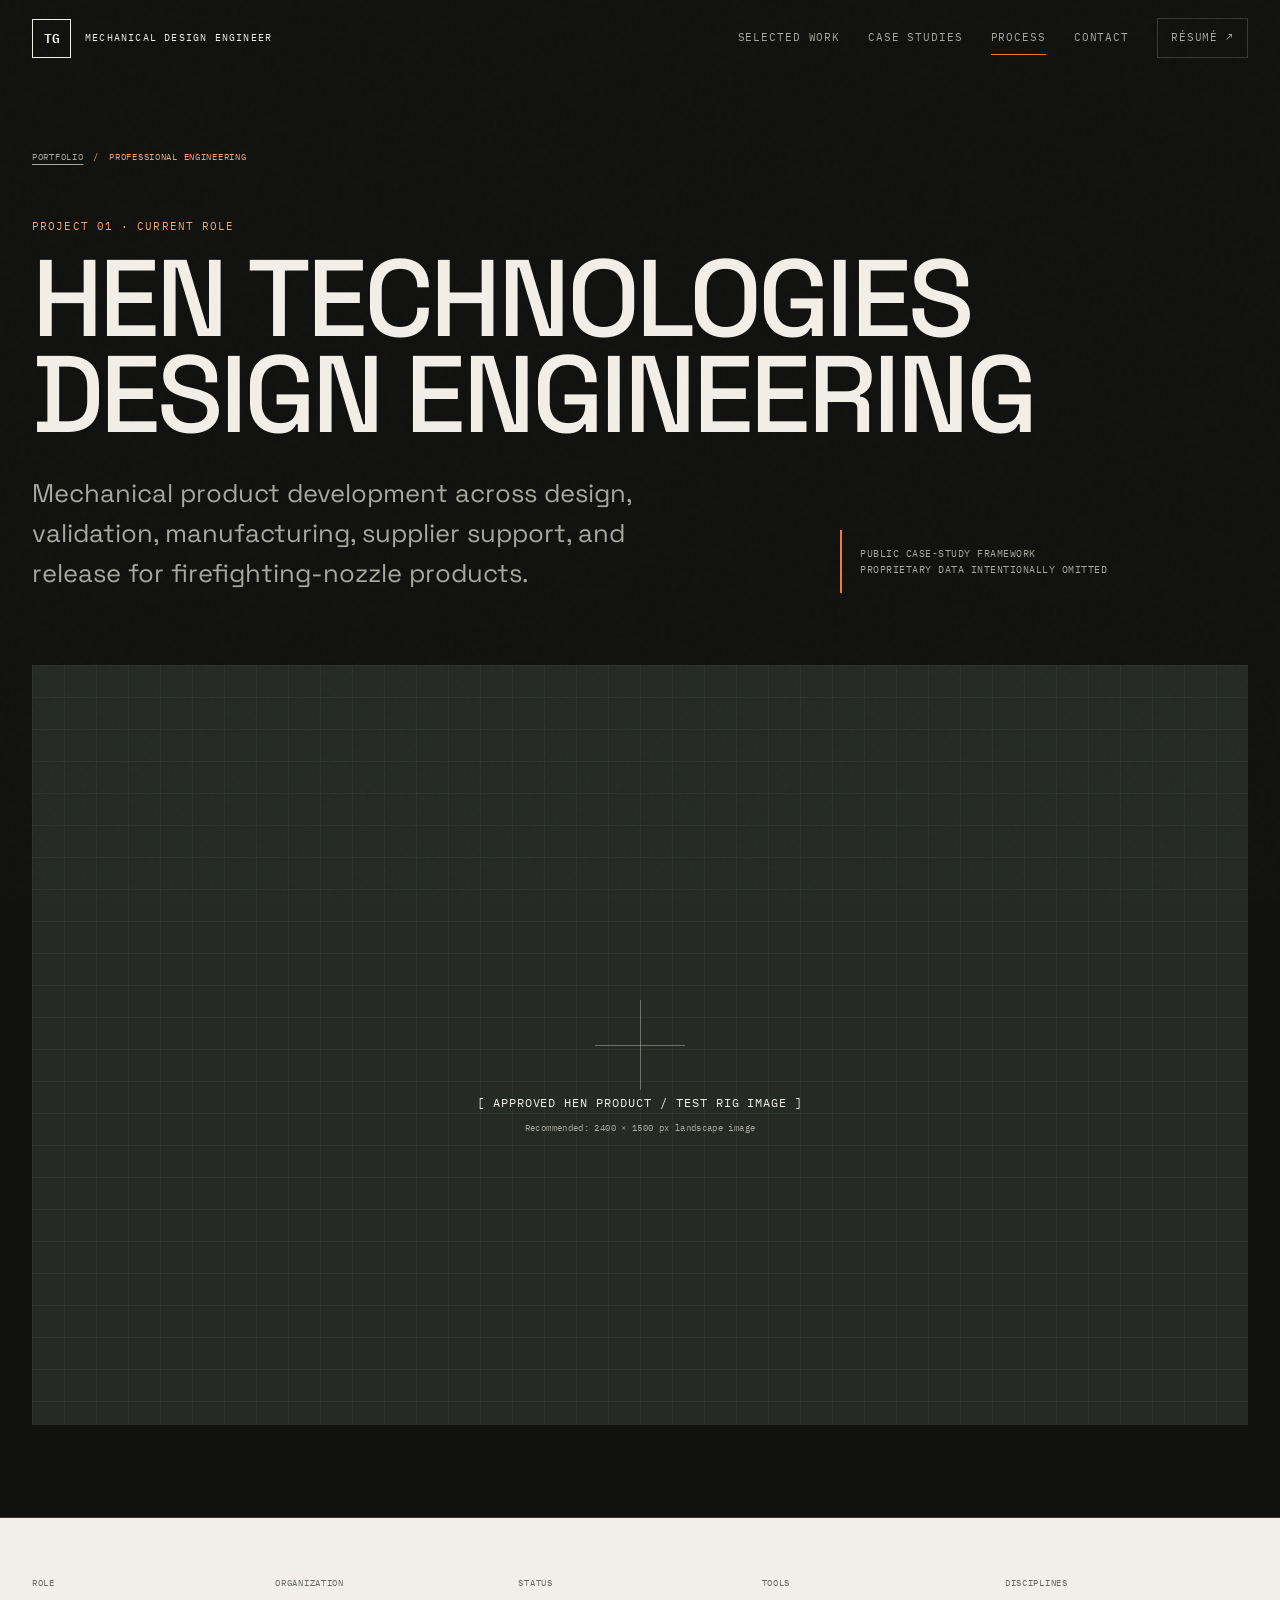
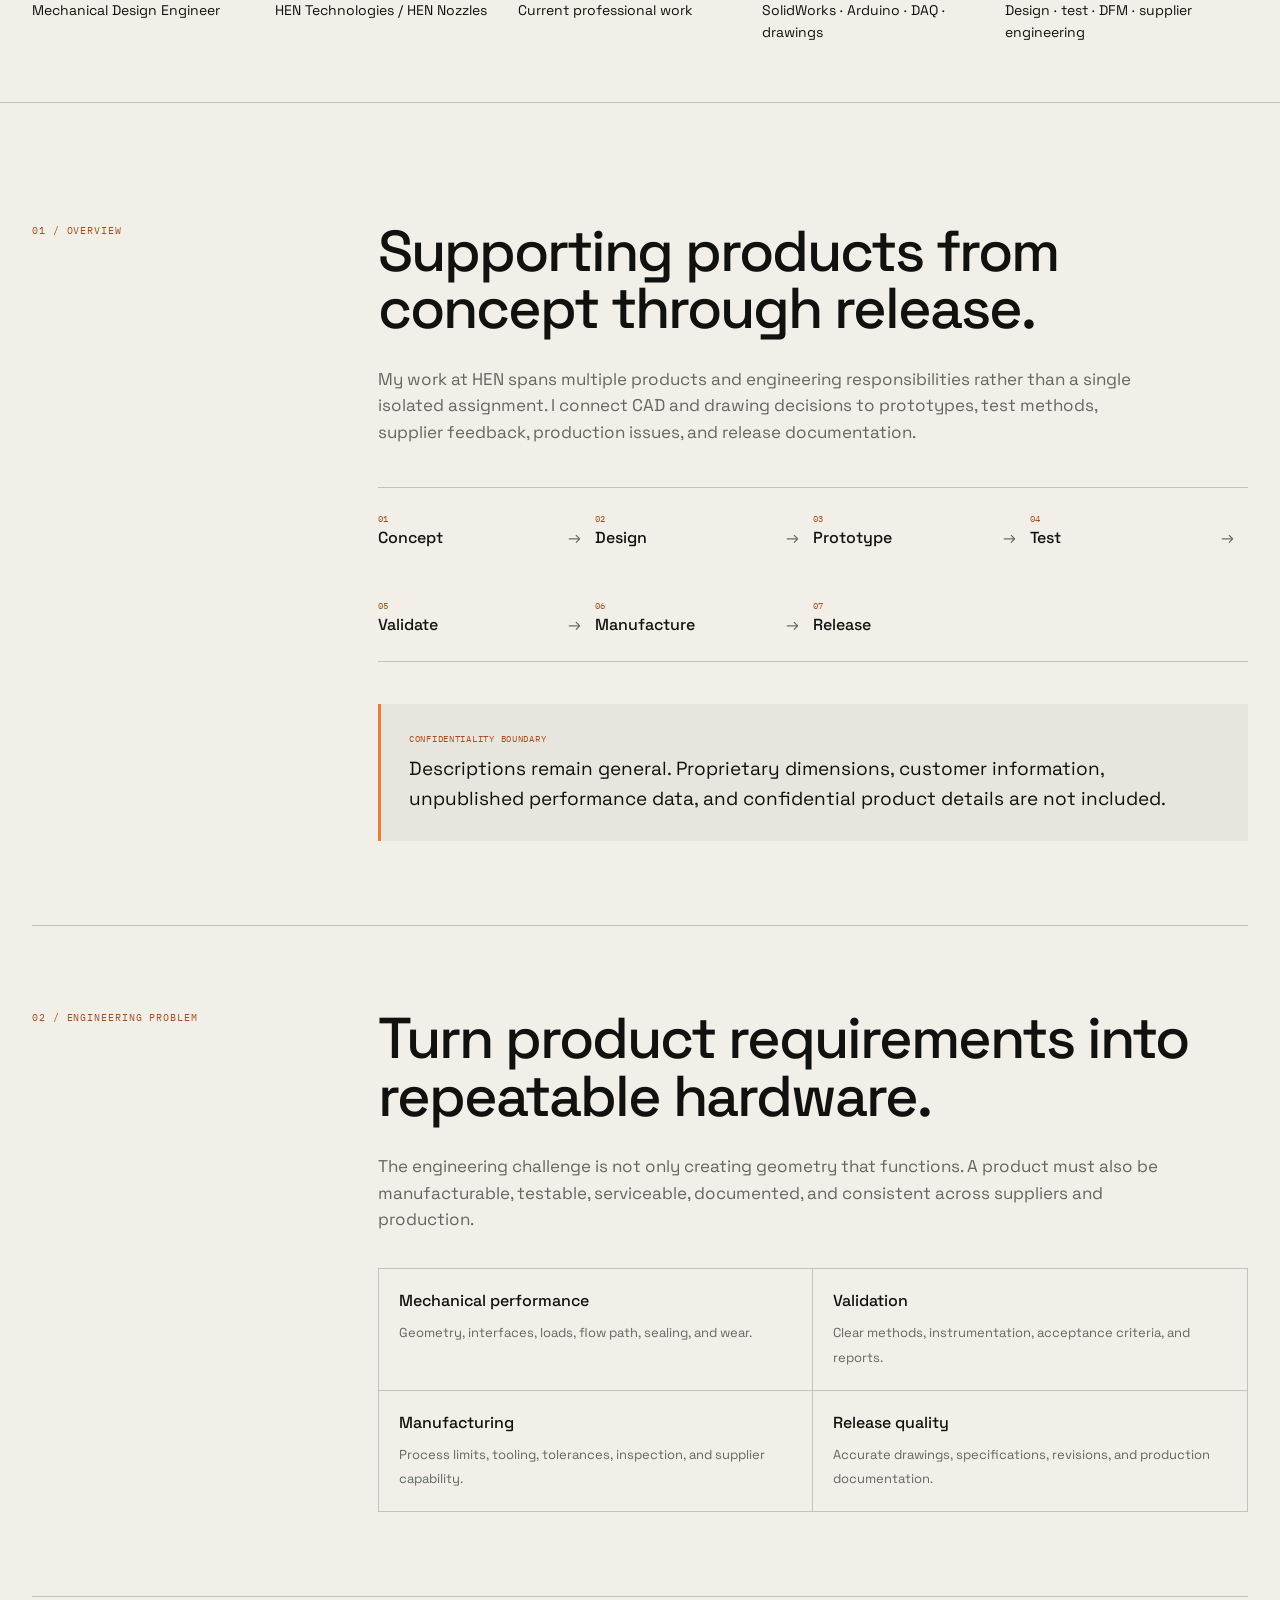
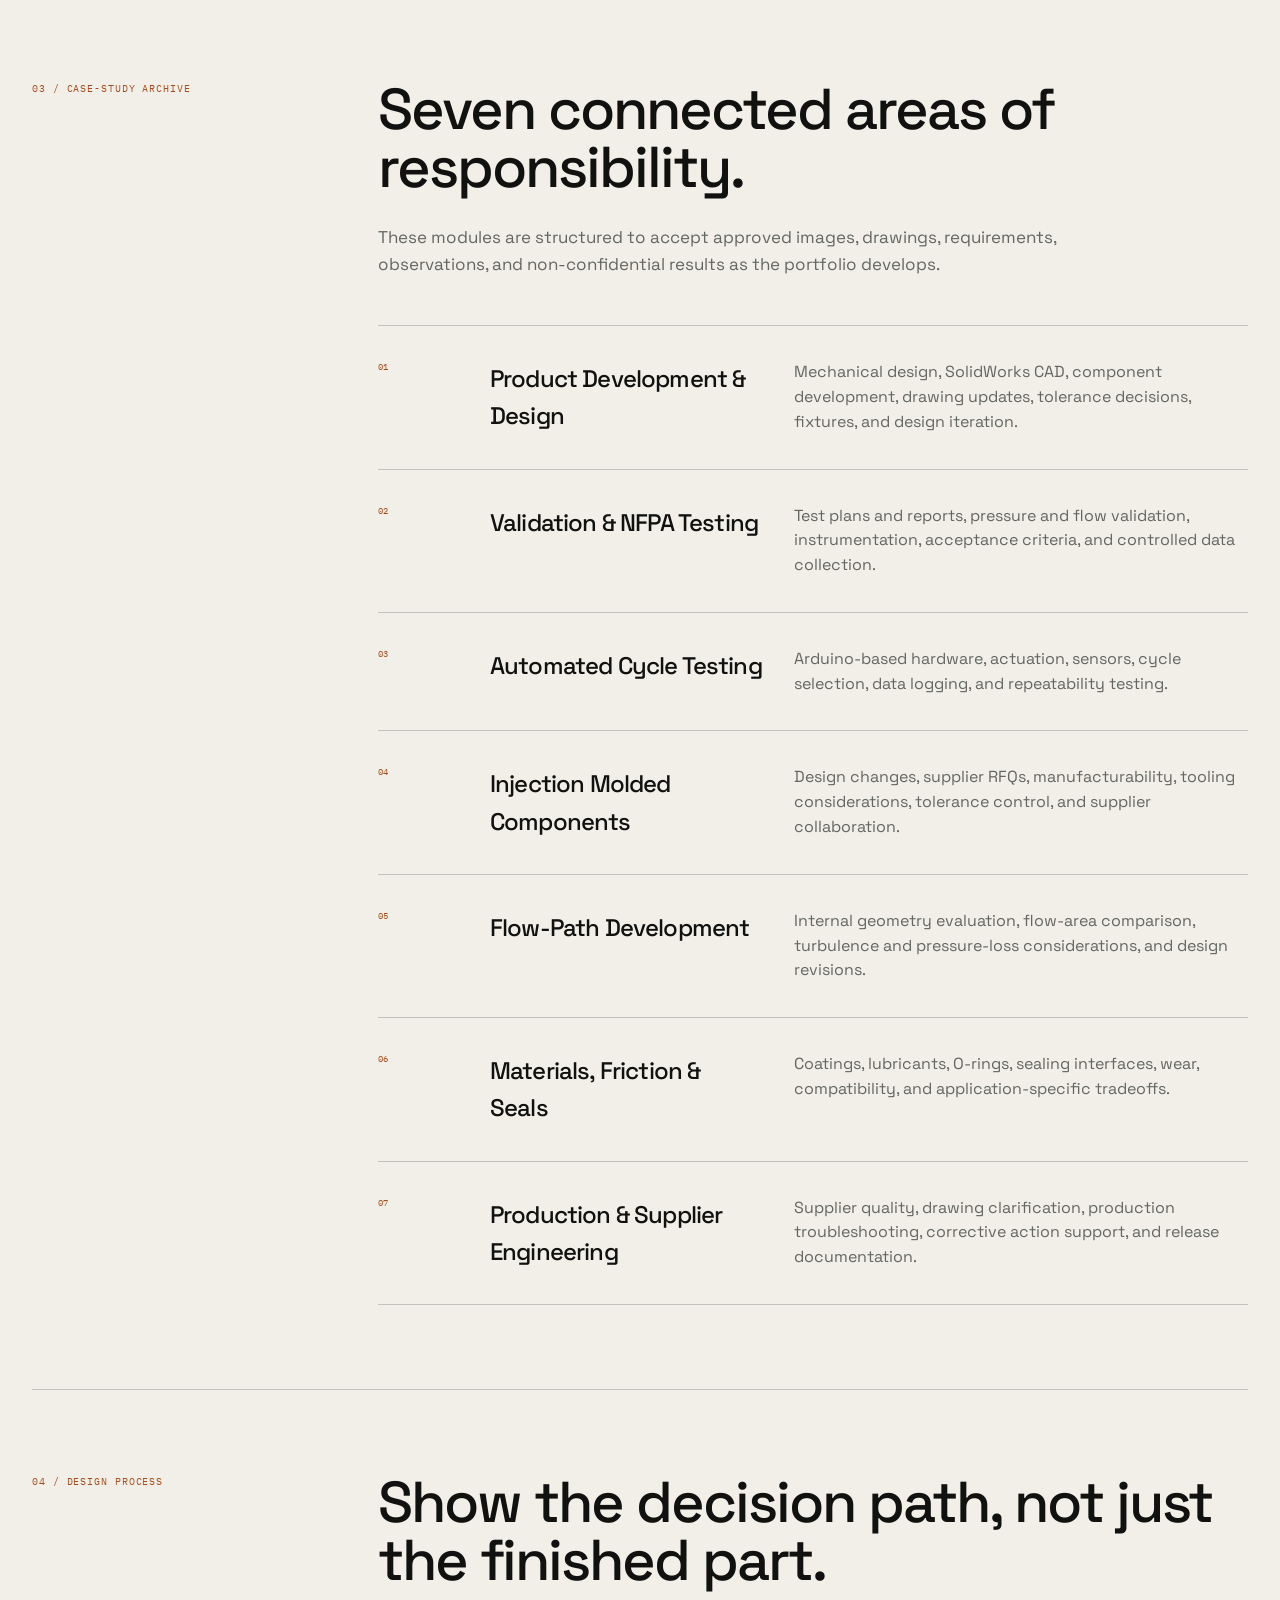
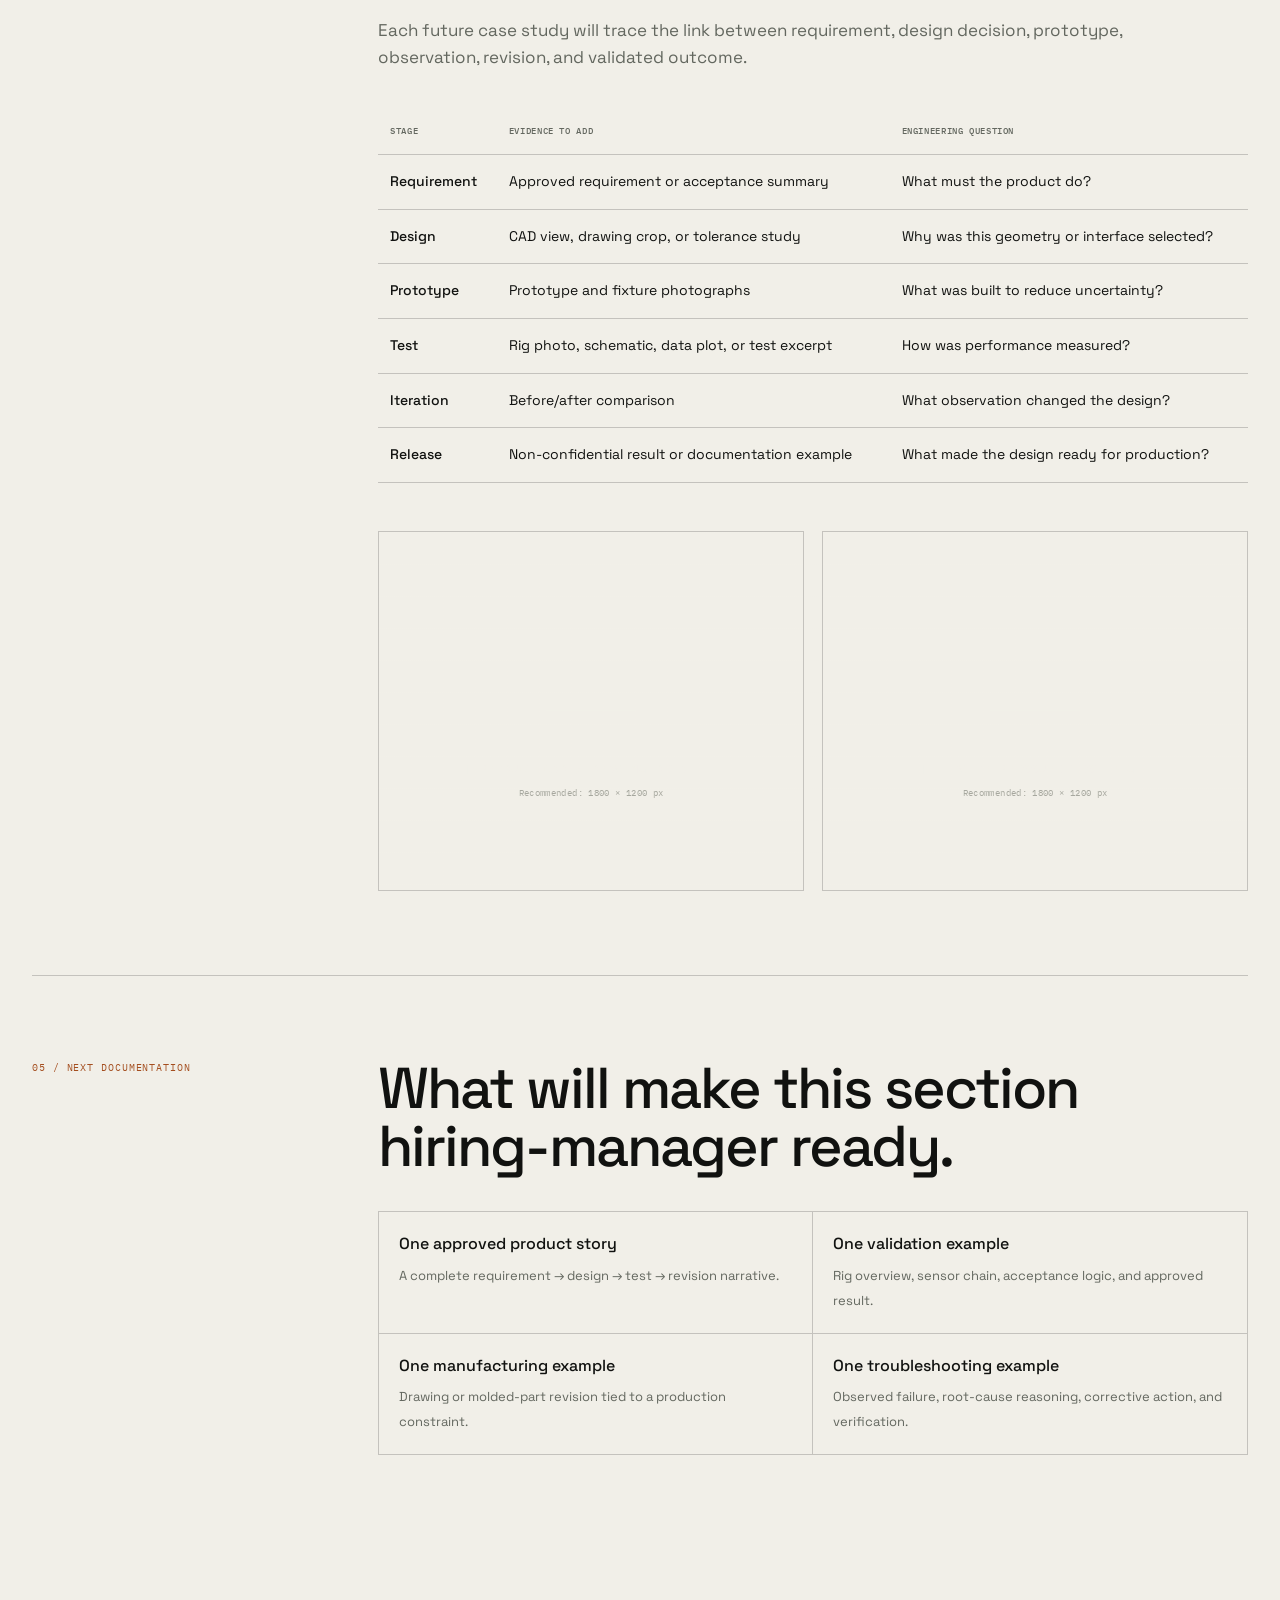
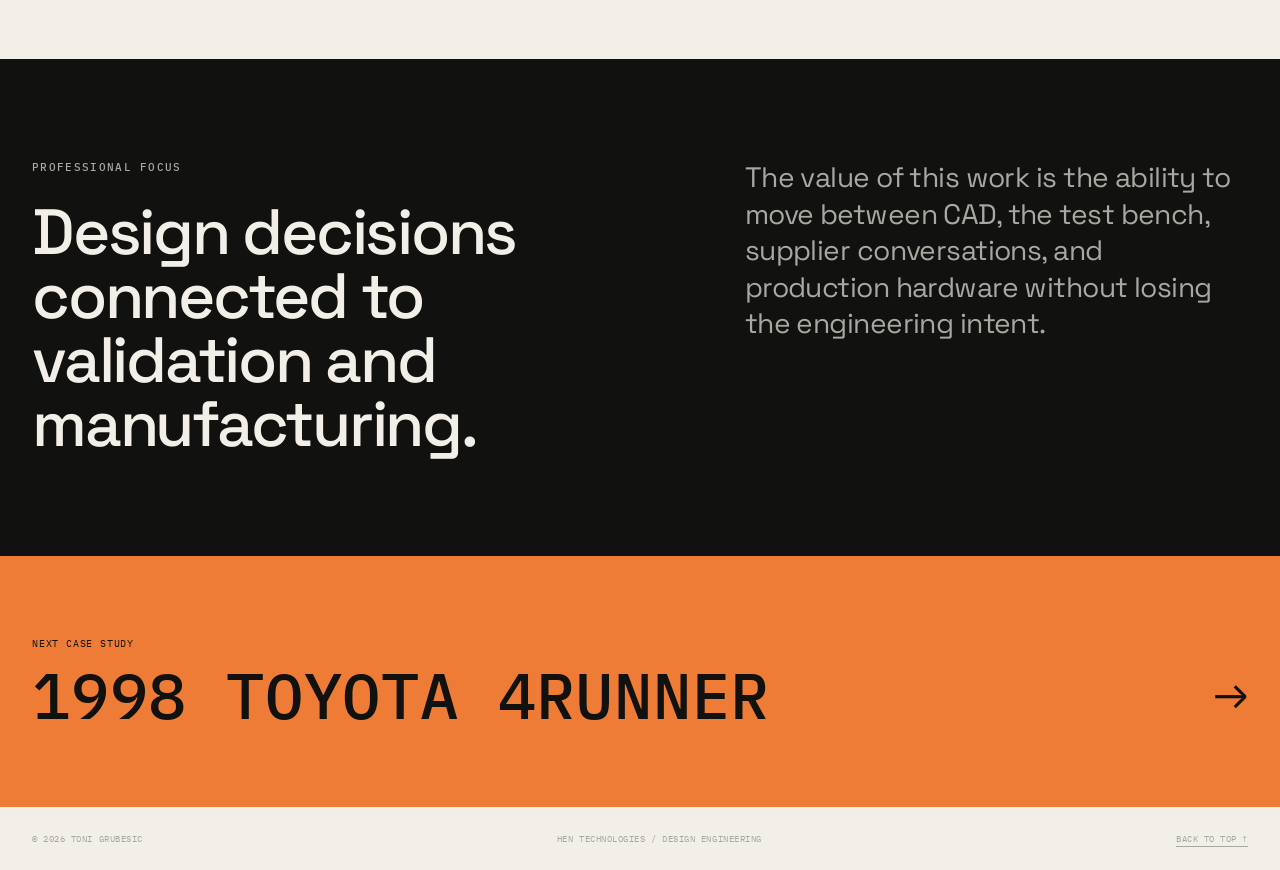
<file: projects/hen/index.html>
<!doctype html>
<html lang="en">
<head>
  <meta charset="utf-8">
  <meta name="viewport" content="width=device-width, initial-scale=1">
  <meta name="description" content="HEN Technologies design engineering work: mechanical product development, validation, test systems, supplier engineering, and manufacturing support.">
  <meta name="theme-color" content="#111210">
  <title>HEN Technologies — Toni Grubesic</title>
  <link rel="canonical" href="https://tg-works.github.io/Protfolio/projects/hen/">
  <link rel="icon" href="../../assets/images/favicon.svg" type="image/svg+xml">
  <link rel="preconnect" href="https://fonts.googleapis.com">
  <link rel="preconnect" href="https://fonts.gstatic.com" crossorigin>
  <link href="https://fonts.googleapis.com/css2?family=IBM+Plex+Mono:wght@400;500;600&family=Space+Grotesk:wght@400;500;600;700&display=swap" rel="stylesheet">
  <link rel="stylesheet" href="../../style.css?v=20">
  <script src="../../main.js?v=20" defer></script>
</head>
<body class="project-page">
  <a class="skip-link" href="#main">Skip to content</a>
  <div class="scroll-progress" aria-hidden="true"><span></span></div>
  <header class="site-header" data-header>
    <div class="shell nav-shell">
      <a class="wordmark" href="../../index.html" aria-label="Return to Toni Grubesic portfolio">
        <span class="wordmark-mark">TG</span><span class="wordmark-copy">Mechanical Design Engineer</span>
      </a>
      <button class="nav-toggle" type="button" aria-expanded="false" aria-controls="site-nav" data-nav-toggle><span>Menu</span><i aria-hidden="true"></i></button>
      <nav class="site-nav" id="site-nav" aria-label="Project navigation" data-nav>
        <a href="../../index.html#work">Selected work</a>
        <a href="#cases">Case studies</a>
        <a href="#process">Process</a>
        <a href="../../index.html#contact">Contact</a>
        <a class="nav-resume" href="../../assets/Toni_Grubesic_Resume.pdf" target="_blank" rel="noopener">Résumé ↗</a>
      </nav>
    </div>
  </header>

  <main id="main">
    <section class="project-hero section-grid">
      <div class="shell">
        <nav class="breadcrumb" aria-label="Breadcrumb"><a href="../../index.html">Portfolio</a><span>/</span><span>Professional Engineering</span></nav>
        <p class="project-number">Project 01 · Current role</p>
        <h1 class="project-title">HEN Technologies<br>Design Engineering</h1>
        <div class="project-intro">
          <p>Mechanical product development across design, validation, manufacturing, supplier support, and release for firefighting-nozzle products.</p>
          <div class="project-status">Public case-study framework<br>Proprietary data intentionally omitted</div>
        </div>
        <div class="project-visual media-placeholder media-hen reveal" role="img" aria-label="Placeholder for approved HEN product or test hardware image">
          <span class="media-label">[ APPROVED HEN PRODUCT / TEST RIG IMAGE ]</span>
          <span class="media-note">Recommended: 2400 × 1500 px landscape image</span>
        </div>
      </div>
    </section>

    <section class="project-overview">
      <div class="shell">
        <dl class="project-facts">
          <div><dt>Role</dt><dd>Mechanical Design Engineer</dd></div>
          <div><dt>Organization</dt><dd>HEN Technologies / HEN Nozzles</dd></div>
          <div><dt>Status</dt><dd>Current professional work</dd></div>
          <div><dt>Tools</dt><dd>SolidWorks · Arduino · DAQ · drawings</dd></div>
          <div><dt>Disciplines</dt><dd>Design · test · DFM · supplier engineering</dd></div>
        </dl>
      </div>
    </section>

    <div class="project-body shell">
      <section class="project-section reveal">
        <p class="section-label">01 / Overview</p>
        <div class="project-content">
          <h2>Supporting products from concept through release.</h2>
          <p>My work at HEN spans multiple products and engineering responsibilities rather than a single isolated assignment. I connect CAD and drawing decisions to prototypes, test methods, supplier feedback, production issues, and release documentation.</p>
          <div class="engineering-flow" aria-label="Product lifecycle">
            <div><span>01</span><strong>Concept</strong></div><div><span>02</span><strong>Design</strong></div><div><span>03</span><strong>Prototype</strong></div><div><span>04</span><strong>Test</strong></div><div><span>05</span><strong>Validate</strong></div><div><span>06</span><strong>Manufacture</strong></div><div><span>07</span><strong>Release</strong></div>
          </div>
          <div class="callout"><span>Confidentiality boundary</span><p>Descriptions remain general. Proprietary dimensions, customer information, unpublished performance data, and confidential product details are not included.</p></div>
        </div>
      </section>

      <section class="project-section reveal">
        <p class="section-label">02 / Engineering problem</p>
        <div class="project-content">
          <h2>Turn product requirements into repeatable hardware.</h2>
          <p>The engineering challenge is not only creating geometry that functions. A product must also be manufacturable, testable, serviceable, documented, and consistent across suppliers and production.</p>
          <ul class="requirement-list">
            <li><strong>Mechanical performance</strong><span>Geometry, interfaces, loads, flow path, sealing, and wear.</span></li>
            <li><strong>Validation</strong><span>Clear methods, instrumentation, acceptance criteria, and reports.</span></li>
            <li><strong>Manufacturing</strong><span>Process limits, tooling, tolerances, inspection, and supplier capability.</span></li>
            <li><strong>Release quality</strong><span>Accurate drawings, specifications, revisions, and production documentation.</span></li>
          </ul>
        </div>
      </section>

      <section class="project-section reveal" id="cases">
        <p class="section-label">03 / Case-study archive</p>
        <div class="project-content">
          <h2>Seven connected areas of responsibility.</h2>
          <p>These modules are structured to accept approved images, drawings, requirements, observations, and non-confidential results as the portfolio develops.</p>
          <div class="case-study-stack">
            <article class="mini-case"><span>01</span><h3>Product Development &amp; Design</h3><p>Mechanical design, SolidWorks CAD, component development, drawing updates, tolerance decisions, fixtures, and design iteration.</p></article>
            <article class="mini-case"><span>02</span><h3>Validation &amp; NFPA Testing</h3><p>Test plans and reports, pressure and flow validation, instrumentation, acceptance criteria, and controlled data collection.</p></article>
            <article class="mini-case"><span>03</span><h3>Automated Cycle Testing</h3><p>Arduino-based hardware, actuation, sensors, cycle selection, data logging, and repeatability testing.</p></article>
            <article class="mini-case"><span>04</span><h3>Injection Molded Components</h3><p>Design changes, supplier RFQs, manufacturability, tooling considerations, tolerance control, and supplier collaboration.</p></article>
            <article class="mini-case"><span>05</span><h3>Flow-Path Development</h3><p>Internal geometry evaluation, flow-area comparison, turbulence and pressure-loss considerations, and design revisions.</p></article>
            <article class="mini-case"><span>06</span><h3>Materials, Friction &amp; Seals</h3><p>Coatings, lubricants, O-rings, sealing interfaces, wear, compatibility, and application-specific tradeoffs.</p></article>
            <article class="mini-case"><span>07</span><h3>Production &amp; Supplier Engineering</h3><p>Supplier quality, drawing clarification, production troubleshooting, corrective action support, and release documentation.</p></article>
          </div>
        </div>
      </section>

      <section class="project-section reveal" id="process">
        <p class="section-label">04 / Design process</p>
        <div class="project-content">
          <h2>Show the decision path, not just the finished part.</h2>
          <p>Each future case study will trace the link between requirement, design decision, prototype, observation, revision, and validated outcome.</p>
          <table class="decision-table">
            <thead><tr><th>Stage</th><th>Evidence to add</th><th>Engineering question</th></tr></thead>
            <tbody>
              <tr><td>Requirement</td><td>Approved requirement or acceptance summary</td><td>What must the product do?</td></tr>
              <tr><td>Design</td><td>CAD view, drawing crop, or tolerance study</td><td>Why was this geometry or interface selected?</td></tr>
              <tr><td>Prototype</td><td>Prototype and fixture photographs</td><td>What was built to reduce uncertainty?</td></tr>
              <tr><td>Test</td><td>Rig photo, schematic, data plot, or test excerpt</td><td>How was performance measured?</td></tr>
              <tr><td>Iteration</td><td>Before/after comparison</td><td>What observation changed the design?</td></tr>
              <tr><td>Release</td><td>Non-confidential result or documentation example</td><td>What made the design ready for production?</td></tr>
            </tbody>
          </table>
          <div class="image-pair">
            <div class="media-block media-placeholder" role="img" aria-label="Placeholder for product CAD or drawing"><span class="media-label">[ PRODUCT CAD / DRAWING DETAIL ]</span><span class="media-note">Recommended: 1800 × 1200 px</span></div>
            <div class="media-block media-placeholder" role="img" aria-label="Placeholder for validation test rig"><span class="media-label">[ FLOW OR PRESSURE TEST RIG ]</span><span class="media-note">Recommended: 1800 × 1200 px</span></div>
          </div>
        </div>
      </section>

      <section class="project-section reveal">
        <p class="section-label">05 / Next documentation</p>
        <div class="project-content">
          <h2>What will make this section hiring-manager ready.</h2>
          <ul class="requirement-list">
            <li><strong>One approved product story</strong><span>A complete requirement → design → test → revision narrative.</span></li>
            <li><strong>One validation example</strong><span>Rig overview, sensor chain, acceptance logic, and approved result.</span></li>
            <li><strong>One manufacturing example</strong><span>Drawing or molded-part revision tied to a production constraint.</span></li>
            <li><strong>One troubleshooting example</strong><span>Observed failure, root-cause reasoning, corrective action, and verification.</span></li>
          </ul>
        </div>
      </section>
    </div>

    <section class="result-band section-grid">
      <div class="shell section-split reveal"><div><p class="eyebrow">Professional focus</p><h2>Design decisions connected to validation and manufacturing.</h2></div><div><p class="large-copy">The value of this work is the ability to move between CAD, the test bench, supplier conversations, and production hardware without losing the engineering intent.</p></div></div>
    </section>

    <section class="next-project"><div class="shell"><a href="../4runner/"><span>Next case study<strong>1998 Toyota 4Runner</strong></span><i>→</i></a></div></section>
  </main>

  <footer class="site-footer"><div class="shell"><span>© <span data-year>2026</span> Toni Grubesic</span><span>HEN Technologies / Design Engineering</span><a href="#main">Back to top ↑</a></div></footer>
</body>
</html>
</file>
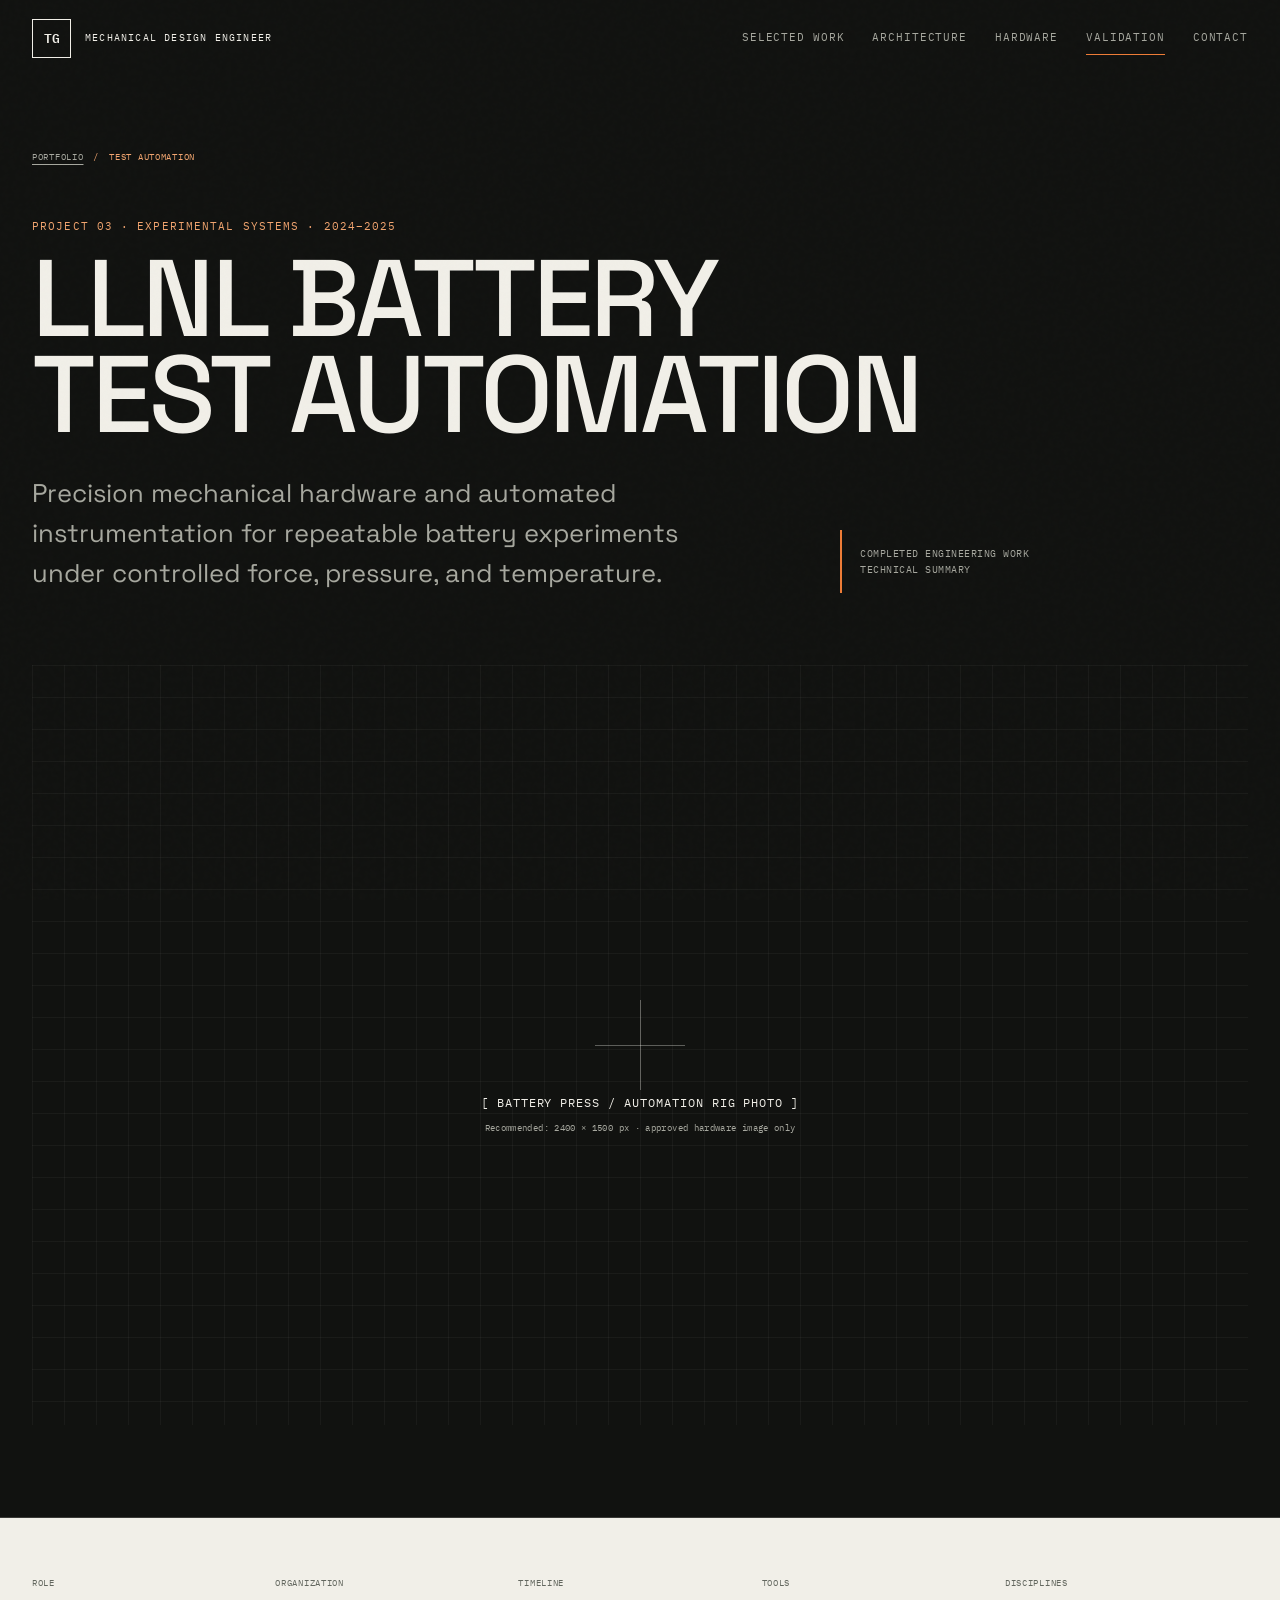
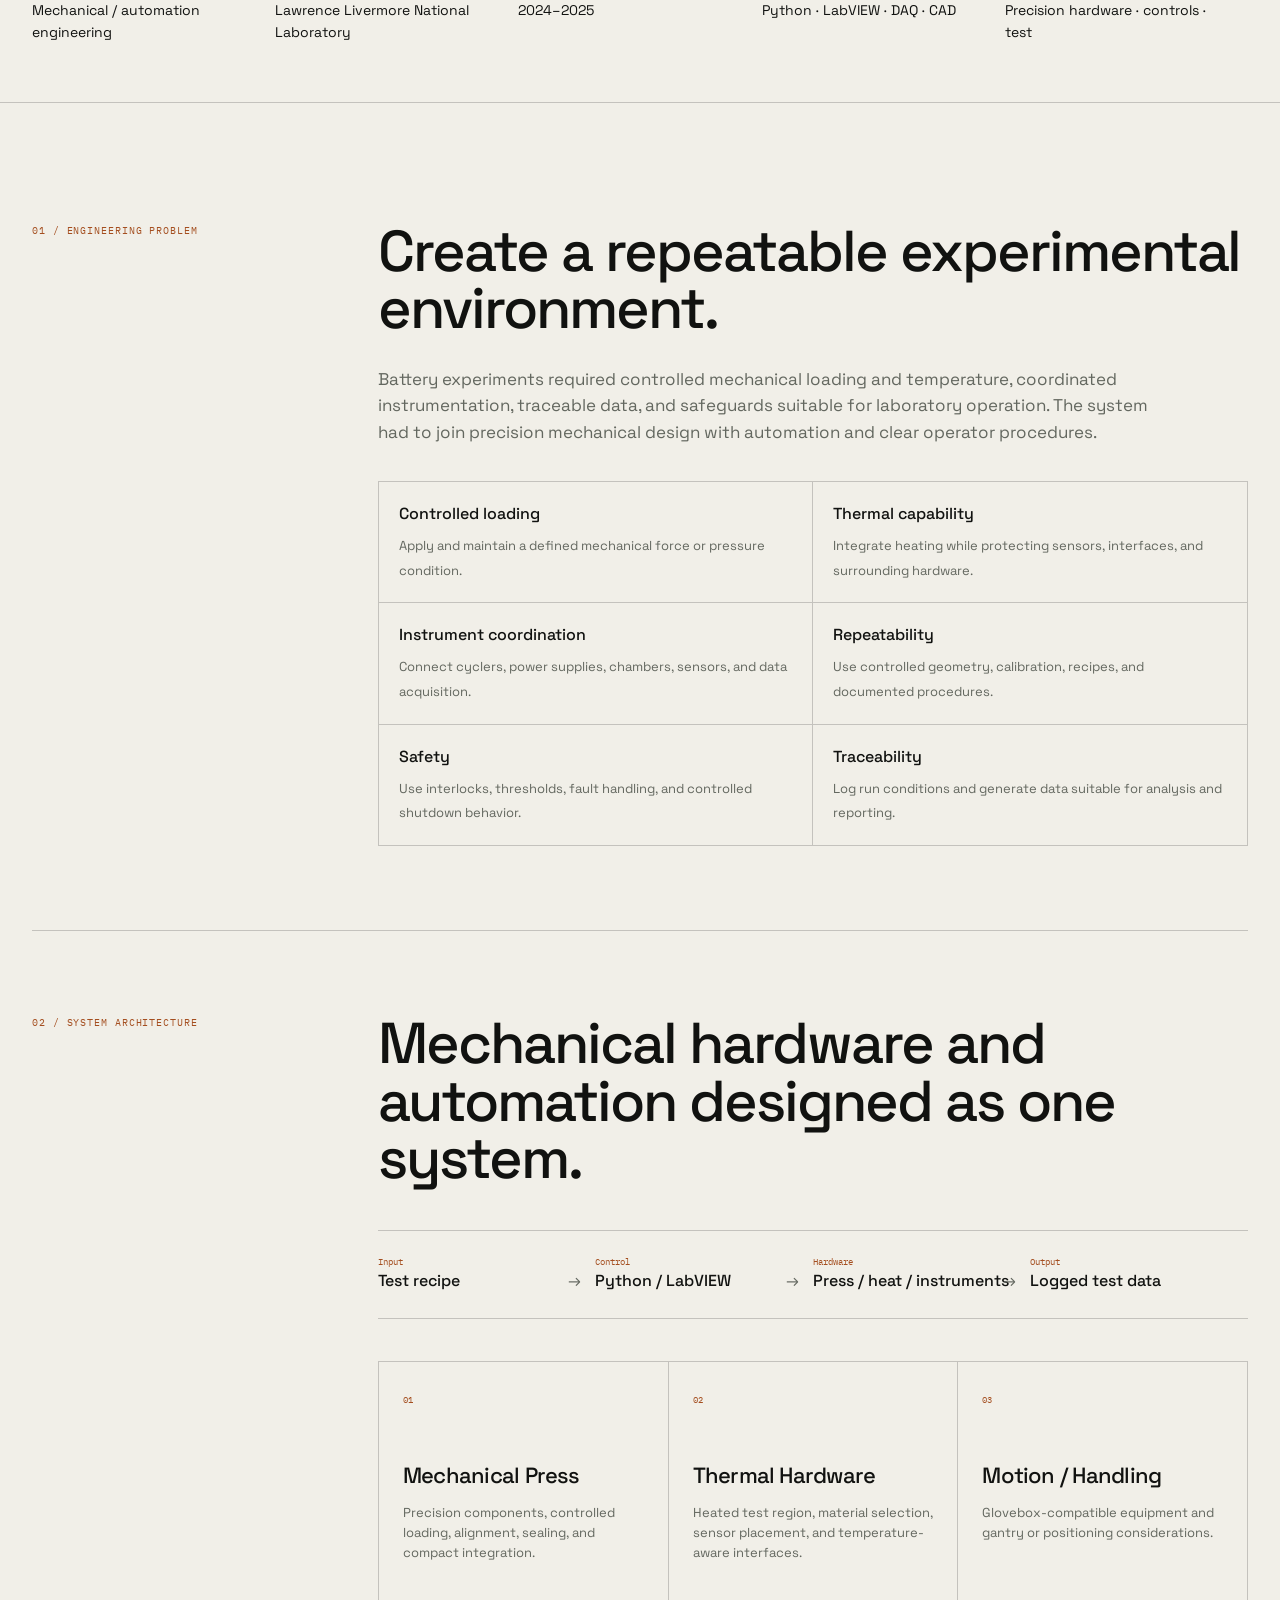
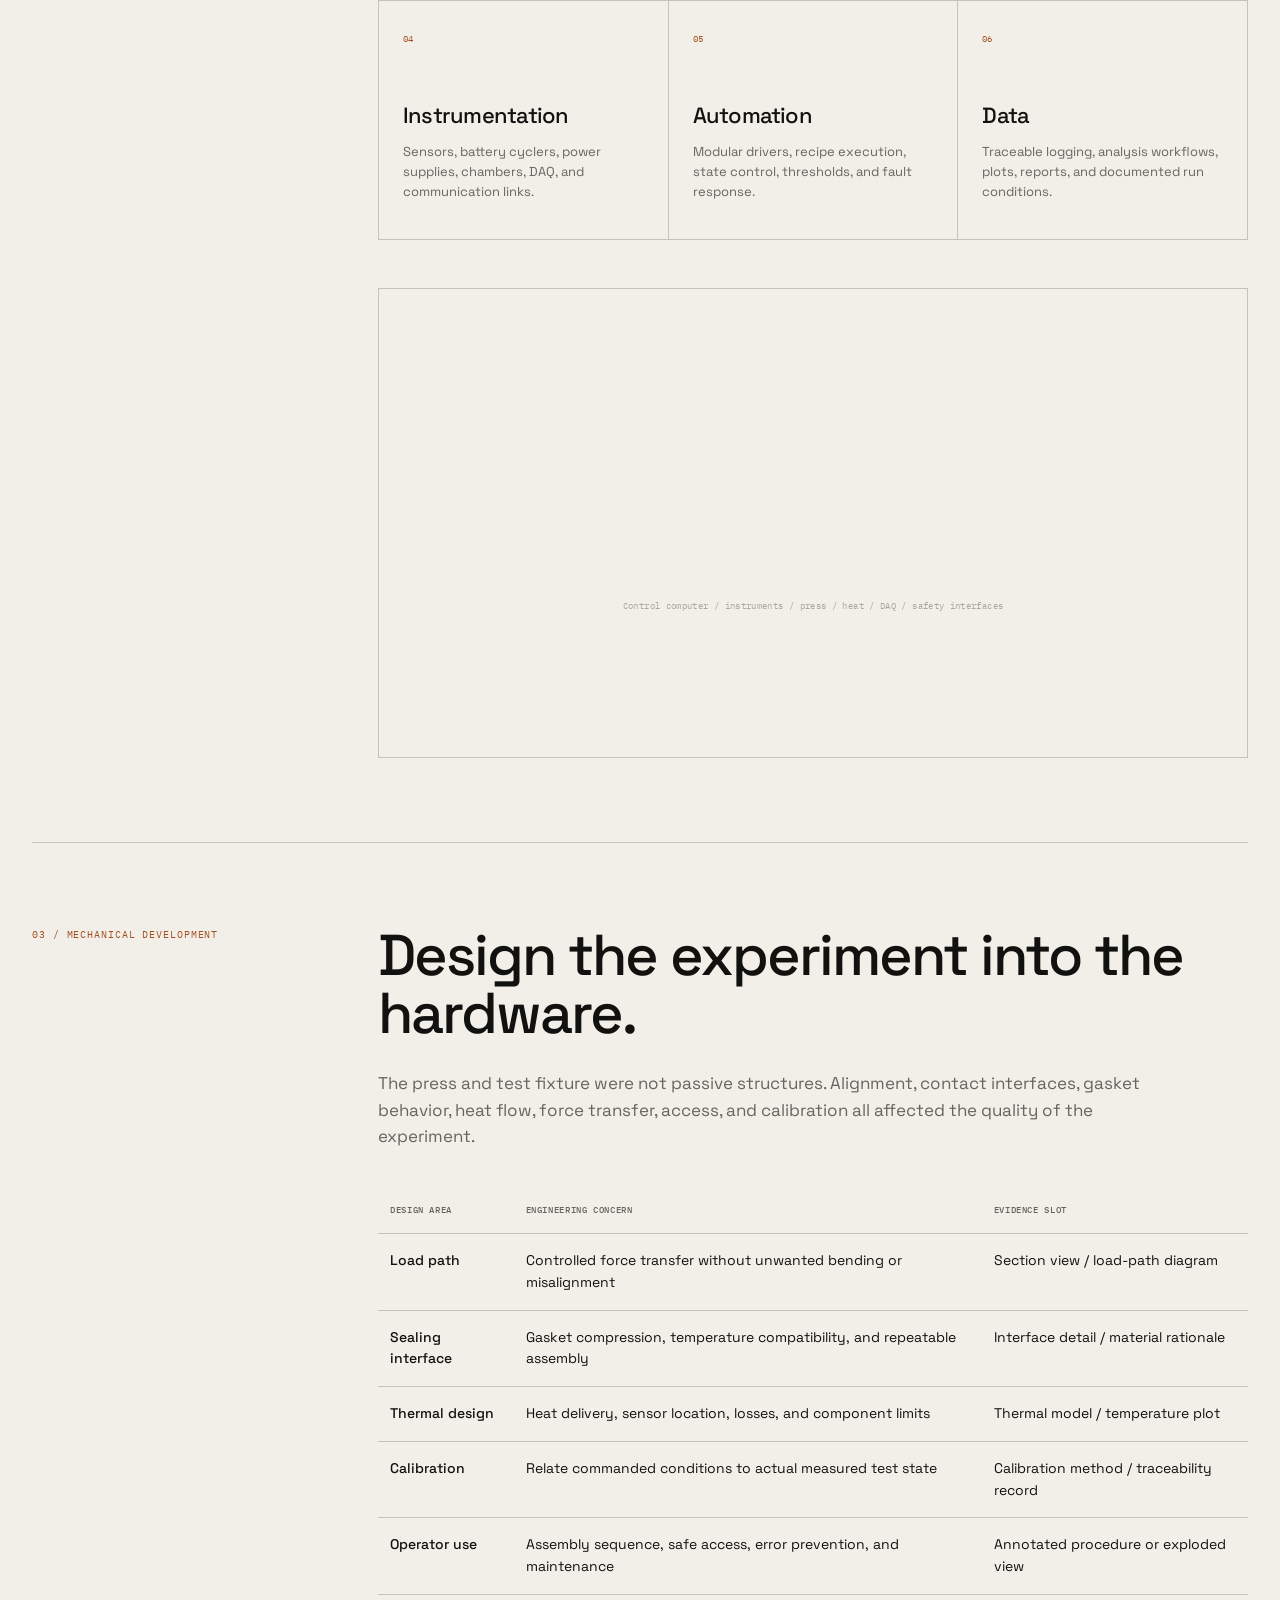
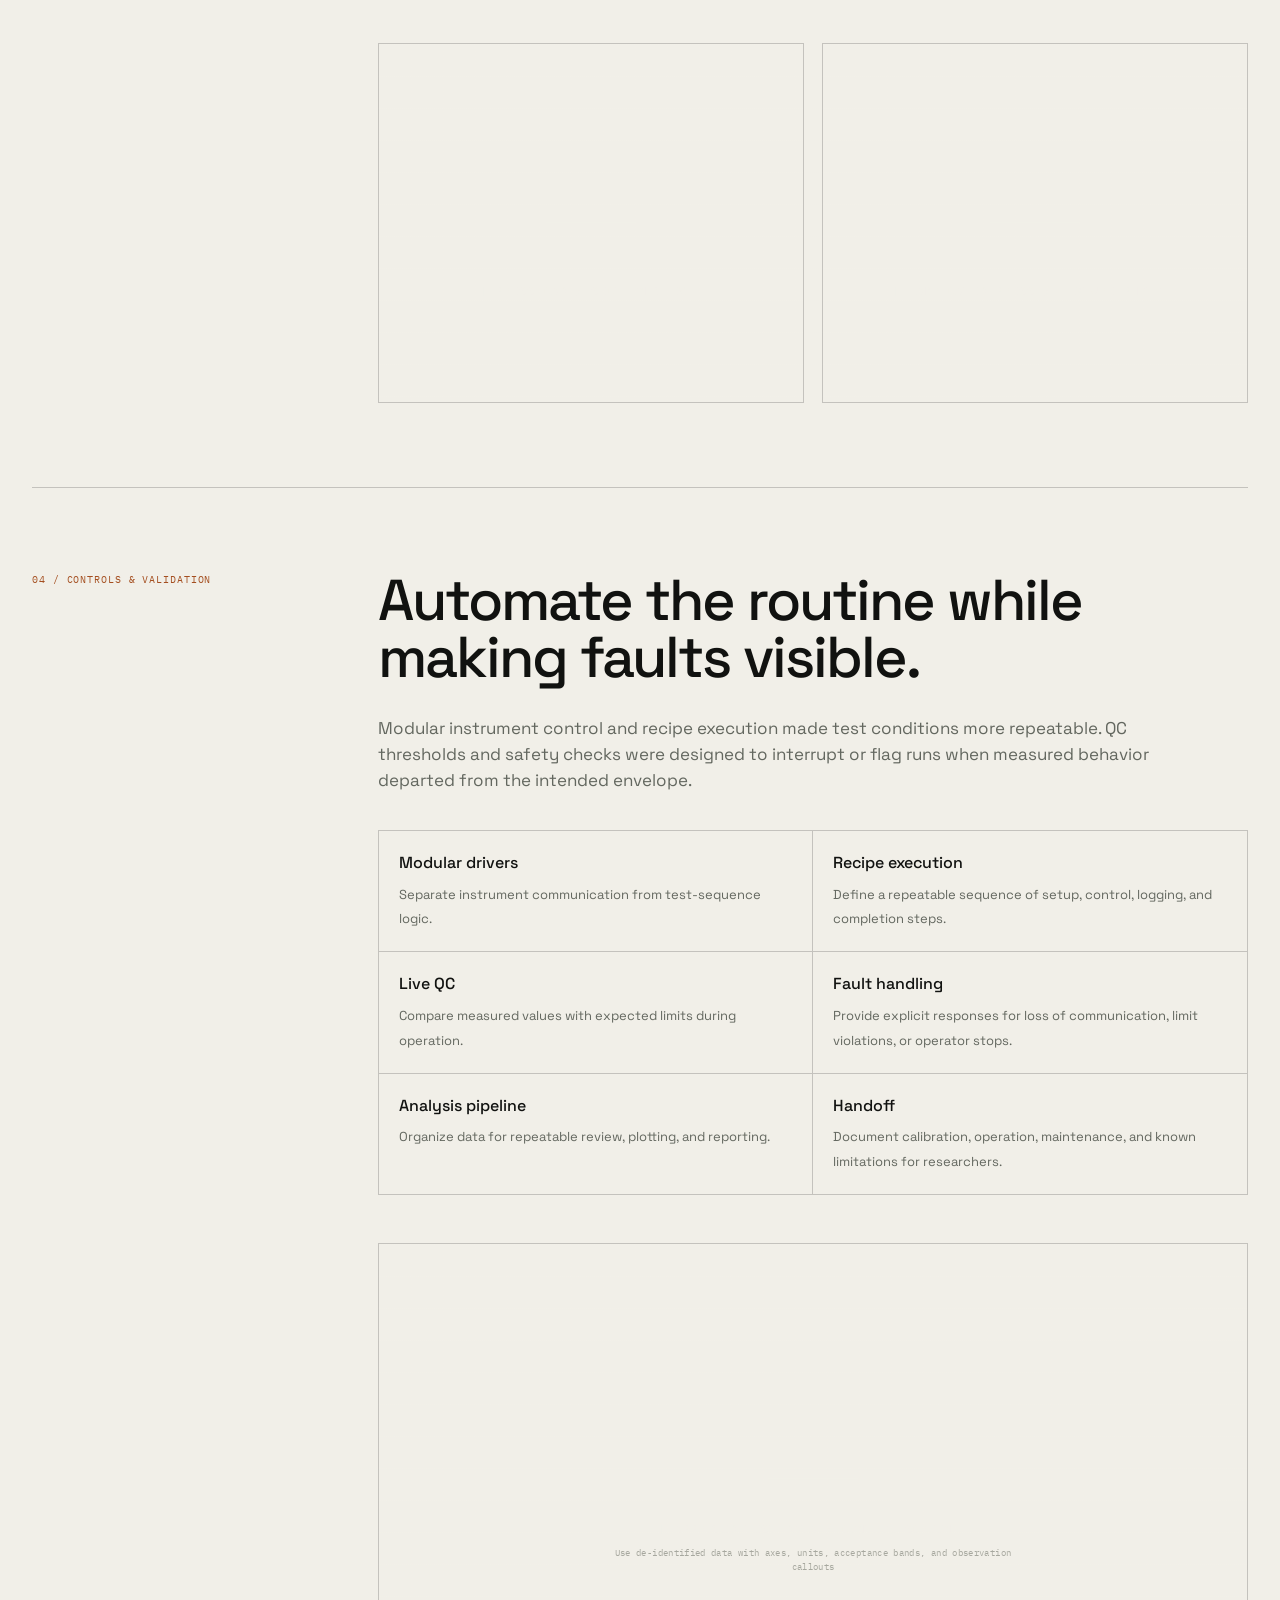
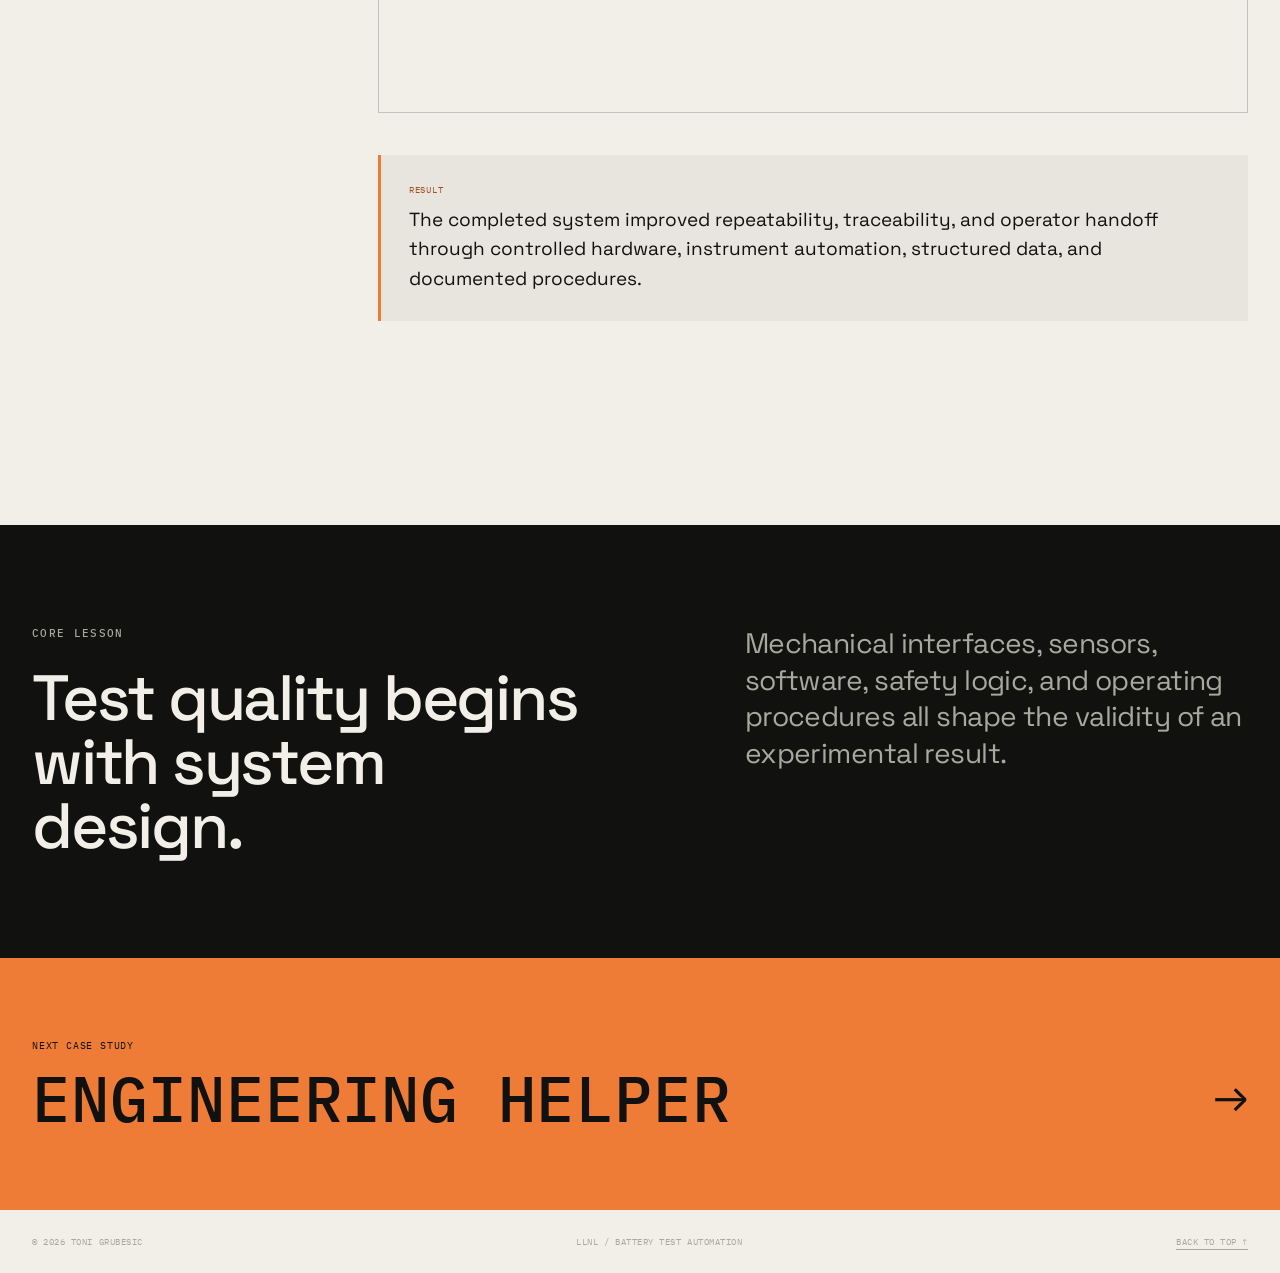
<file: projects/llnl/index.html>
<!doctype html>
<html lang="en">
<head>
  <meta charset="utf-8">
  <meta name="viewport" content="width=device-width, initial-scale=1">
  <meta name="description" content="LLNL battery test automation case study: precision press hardware, heating, sensors, automated instrumentation, data logging, and safety interlocks.">
  <meta name="theme-color" content="#111210">
  <title>LLNL Battery Test Automation — Toni Grubesic</title>
  <link rel="canonical" href="https://tg-works.github.io/Protfolio/projects/llnl/">
  <link rel="icon" href="../../assets/images/favicon.svg" type="image/svg+xml">
  <link rel="preconnect" href="https://fonts.googleapis.com">
  <link rel="preconnect" href="https://fonts.gstatic.com" crossorigin>
  <link href="https://fonts.googleapis.com/css2?family=IBM+Plex+Mono:wght@400;500;600&family=Space+Grotesk:wght@400;500;600;700&display=swap" rel="stylesheet">
  <link rel="stylesheet" href="../../style.css?v=20">
  <script src="../../main.js?v=20" defer></script>
</head>
<body class="project-page">
  <a class="skip-link" href="#main">Skip to content</a><div class="scroll-progress" aria-hidden="true"><span></span></div>
  <header class="site-header" data-header><div class="shell nav-shell">
    <a class="wordmark" href="../../index.html" aria-label="Return to Toni Grubesic portfolio"><span class="wordmark-mark">TG</span><span class="wordmark-copy">Mechanical Design Engineer</span></a>
    <button class="nav-toggle" type="button" aria-expanded="false" aria-controls="site-nav" data-nav-toggle><span>Menu</span><i aria-hidden="true"></i></button>
    <nav class="site-nav" id="site-nav" aria-label="Project navigation" data-nav><a href="../../index.html#work">Selected work</a><a href="#architecture">Architecture</a><a href="#hardware">Hardware</a><a href="#validation">Validation</a><a href="../../index.html#contact">Contact</a></nav>
  </div></header>

  <main id="main">
    <section class="project-hero section-grid"><div class="shell">
      <nav class="breadcrumb" aria-label="Breadcrumb"><a href="../../index.html">Portfolio</a><span>/</span><span>Test Automation</span></nav>
      <p class="project-number">Project 03 · Experimental systems · 2024–2025</p>
      <h1 class="project-title">LLNL Battery<br>Test Automation</h1>
      <div class="project-intro"><p>Precision mechanical hardware and automated instrumentation for repeatable battery experiments under controlled force, pressure, and temperature.</p><div class="project-status">Completed engineering work<br>Technical summary</div></div>
      <div class="project-visual media-placeholder reveal" role="img" aria-label="Placeholder for LLNL battery press and test system image"><span class="media-label">[ BATTERY PRESS / AUTOMATION RIG PHOTO ]</span><span class="media-note">Recommended: 2400 × 1500 px · approved hardware image only</span></div>
    </div></section>

    <section class="project-overview"><div class="shell"><dl class="project-facts">
      <div><dt>Role</dt><dd>Mechanical / automation engineering</dd></div><div><dt>Organization</dt><dd>Lawrence Livermore National Laboratory</dd></div><div><dt>Timeline</dt><dd>2024–2025</dd></div><div><dt>Tools</dt><dd>Python · LabVIEW · DAQ · CAD</dd></div><div><dt>Disciplines</dt><dd>Precision hardware · controls · test</dd></div>
    </dl></div></section>

    <div class="project-body shell">
      <section class="project-section reveal"><p class="section-label">01 / Engineering problem</p><div class="project-content">
        <h2>Create a repeatable experimental environment.</h2>
        <p>Battery experiments required controlled mechanical loading and temperature, coordinated instrumentation, traceable data, and safeguards suitable for laboratory operation. The system had to join precision mechanical design with automation and clear operator procedures.</p>
        <ul class="requirement-list">
          <li><strong>Controlled loading</strong><span>Apply and maintain a defined mechanical force or pressure condition.</span></li><li><strong>Thermal capability</strong><span>Integrate heating while protecting sensors, interfaces, and surrounding hardware.</span></li><li><strong>Instrument coordination</strong><span>Connect cyclers, power supplies, chambers, sensors, and data acquisition.</span></li><li><strong>Repeatability</strong><span>Use controlled geometry, calibration, recipes, and documented procedures.</span></li><li><strong>Safety</strong><span>Use interlocks, thresholds, fault handling, and controlled shutdown behavior.</span></li><li><strong>Traceability</strong><span>Log run conditions and generate data suitable for analysis and reporting.</span></li>
        </ul>
      </div></section>

      <section class="project-section reveal" id="architecture"><p class="section-label">02 / System architecture</p><div class="project-content">
        <h2>Mechanical hardware and automation designed as one system.</h2>
        <div class="engineering-flow"><div><span>Input</span><strong>Test recipe</strong></div><div><span>Control</span><strong>Python / LabVIEW</strong></div><div><span>Hardware</span><strong>Press / heat / instruments</strong></div><div><span>Output</span><strong>Logged test data</strong></div></div>
        <div class="system-grid">
          <article class="system-card"><span>01</span><h3>Mechanical Press</h3><p>Precision components, controlled loading, alignment, sealing, and compact integration.</p></article>
          <article class="system-card"><span>02</span><h3>Thermal Hardware</h3><p>Heated test region, material selection, sensor placement, and temperature-aware interfaces.</p></article>
          <article class="system-card"><span>03</span><h3>Motion / Handling</h3><p>Glovebox-compatible equipment and gantry or positioning considerations.</p></article>
          <article class="system-card"><span>04</span><h3>Instrumentation</h3><p>Sensors, battery cyclers, power supplies, chambers, DAQ, and communication links.</p></article>
          <article class="system-card"><span>05</span><h3>Automation</h3><p>Modular drivers, recipe execution, state control, thresholds, and fault response.</p></article>
          <article class="system-card"><span>06</span><h3>Data</h3><p>Traceable logging, analysis workflows, plots, reports, and documented run conditions.</p></article>
        </div>
        <div class="media-block media-placeholder" role="img" aria-label="Placeholder for battery test automation system block diagram"><span class="media-label">[ TEST SYSTEM BLOCK DIAGRAM ]</span><span class="media-note">Control computer / instruments / press / heat / DAQ / safety interfaces</span></div>
      </div></section>

      <section class="project-section reveal" id="hardware"><p class="section-label">03 / Mechanical development</p><div class="project-content">
        <h2>Design the experiment into the hardware.</h2>
        <p>The press and test fixture were not passive structures. Alignment, contact interfaces, gasket behavior, heat flow, force transfer, access, and calibration all affected the quality of the experiment.</p>
        <table class="decision-table"><thead><tr><th>Design area</th><th>Engineering concern</th><th>Evidence slot</th></tr></thead><tbody>
          <tr><td>Load path</td><td>Controlled force transfer without unwanted bending or misalignment</td><td>Section view / load-path diagram</td></tr><tr><td>Sealing interface</td><td>Gasket compression, temperature compatibility, and repeatable assembly</td><td>Interface detail / material rationale</td></tr><tr><td>Thermal design</td><td>Heat delivery, sensor location, losses, and component limits</td><td>Thermal model / temperature plot</td></tr><tr><td>Calibration</td><td>Relate commanded conditions to actual measured test state</td><td>Calibration method / traceability record</td></tr><tr><td>Operator use</td><td>Assembly sequence, safe access, error prevention, and maintenance</td><td>Annotated procedure or exploded view</td></tr>
        </tbody></table>
        <div class="image-pair"><div class="media-block media-placeholder" role="img" aria-label="Placeholder for battery press CAD"><span class="media-label">[ PRESS CAD / SECTION VIEW ]</span></div><div class="media-block media-placeholder" role="img" aria-label="Placeholder for fabricated battery press"><span class="media-label">[ FABRICATED PRESS / FIXTURE PHOTO ]</span></div></div>
      </div></section>

      <section class="project-section reveal" id="validation"><p class="section-label">04 / Controls &amp; validation</p><div class="project-content">
        <h2>Automate the routine while making faults visible.</h2>
        <p>Modular instrument control and recipe execution made test conditions more repeatable. QC thresholds and safety checks were designed to interrupt or flag runs when measured behavior departed from the intended envelope.</p>
        <ul class="requirement-list">
          <li><strong>Modular drivers</strong><span>Separate instrument communication from test-sequence logic.</span></li><li><strong>Recipe execution</strong><span>Define a repeatable sequence of setup, control, logging, and completion steps.</span></li><li><strong>Live QC</strong><span>Compare measured values with expected limits during operation.</span></li><li><strong>Fault handling</strong><span>Provide explicit responses for loss of communication, limit violations, or operator stops.</span></li><li><strong>Analysis pipeline</strong><span>Organize data for repeatable review, plotting, and reporting.</span></li><li><strong>Handoff</strong><span>Document calibration, operation, maintenance, and known limitations for researchers.</span></li>
        </ul>
        <div class="media-block media-placeholder" role="img" aria-label="Placeholder for battery test data plot"><span class="media-label">[ APPROVED TEST DATA / CONTROL SCREEN ]</span><span class="media-note">Use de-identified data with axes, units, acceptance bands, and observation callouts</span></div>
        <div class="callout"><span>Result</span><p>The completed system improved repeatability, traceability, and operator handoff through controlled hardware, instrument automation, structured data, and documented procedures.</p></div>
      </div></section>
    </div>

    <section class="result-band section-grid"><div class="shell section-split reveal"><div><p class="eyebrow">Core lesson</p><h2>Test quality begins with system design.</h2></div><div><p class="large-copy">Mechanical interfaces, sensors, software, safety logic, and operating procedures all shape the validity of an experimental result.</p></div></div></section>
    <section class="next-project"><div class="shell"><a href="../engineering-helper/"><span>Next case study<strong>Engineering Helper</strong></span><i>→</i></a></div></section>
  </main>
  <footer class="site-footer"><div class="shell"><span>© <span data-year>2026</span> Toni Grubesic</span><span>LLNL / Battery Test Automation</span><a href="#main">Back to top ↑</a></div></footer>
</body>
</html>
</file>
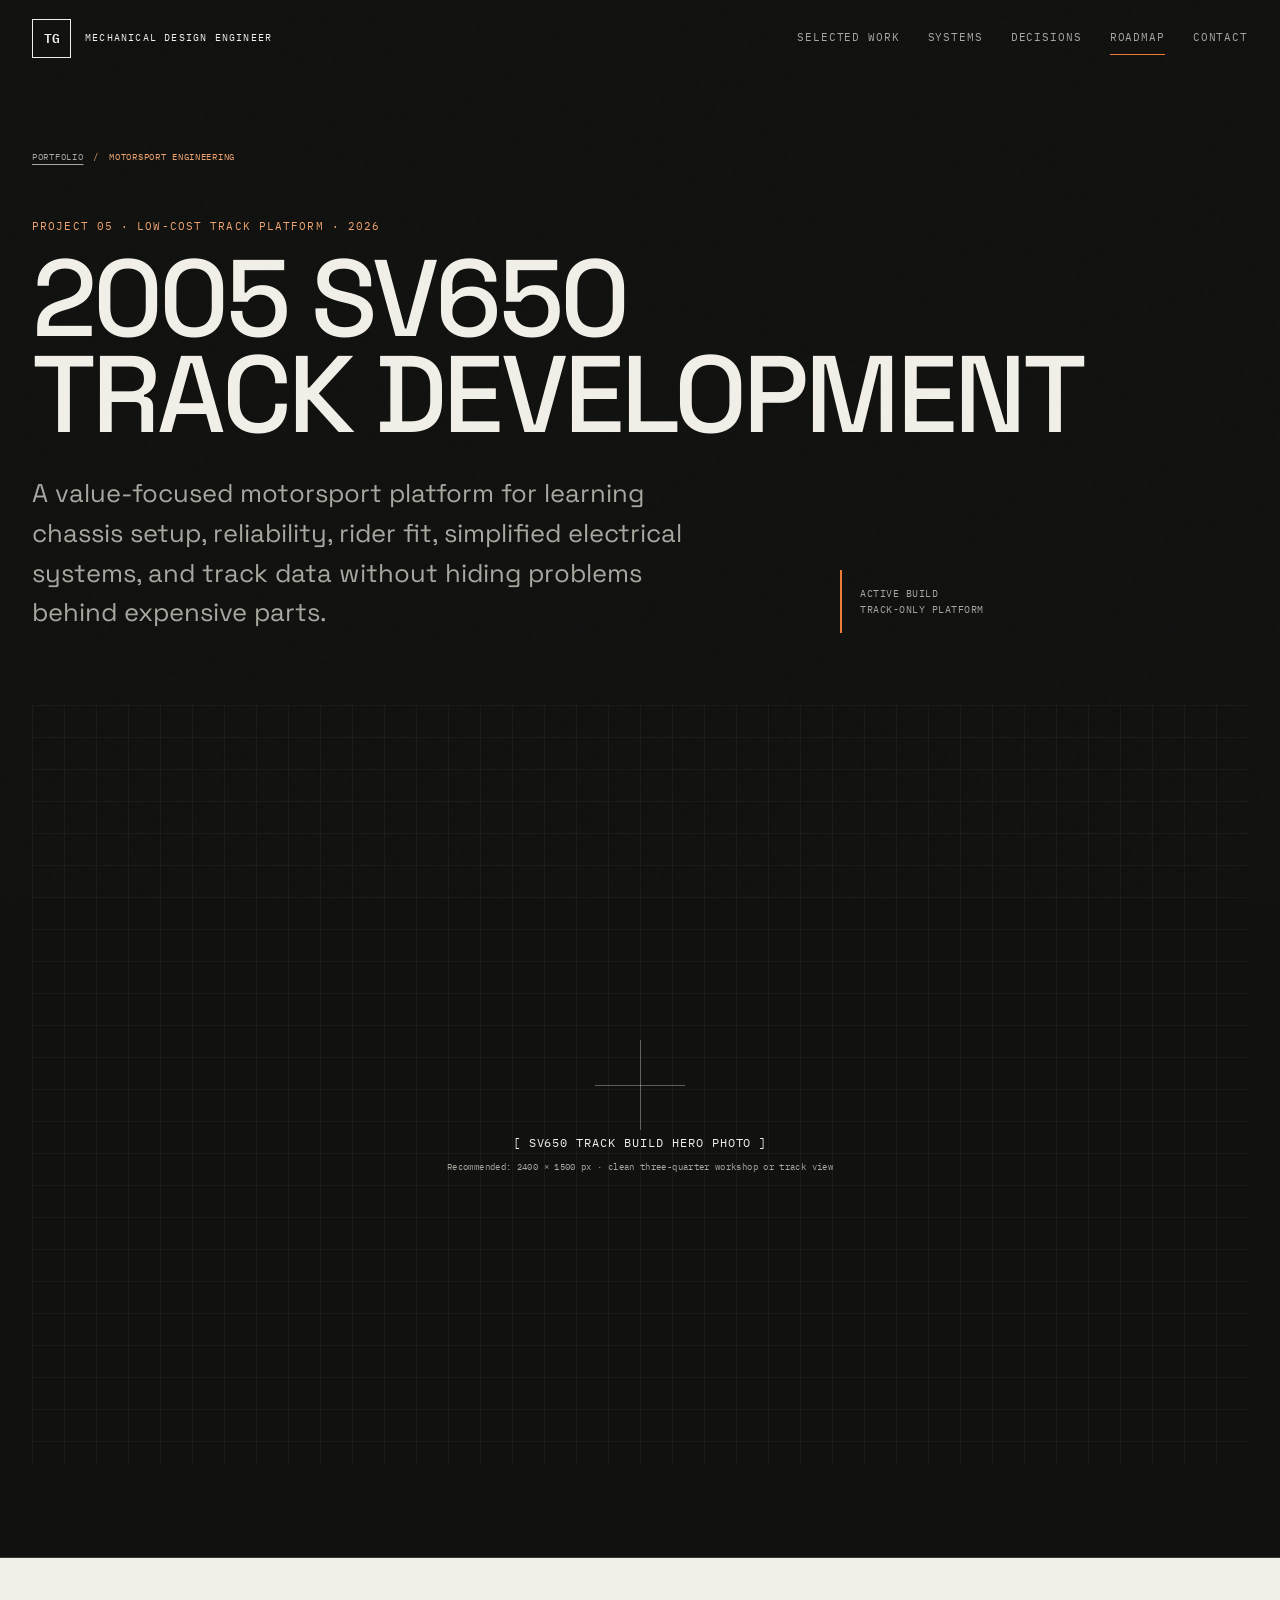
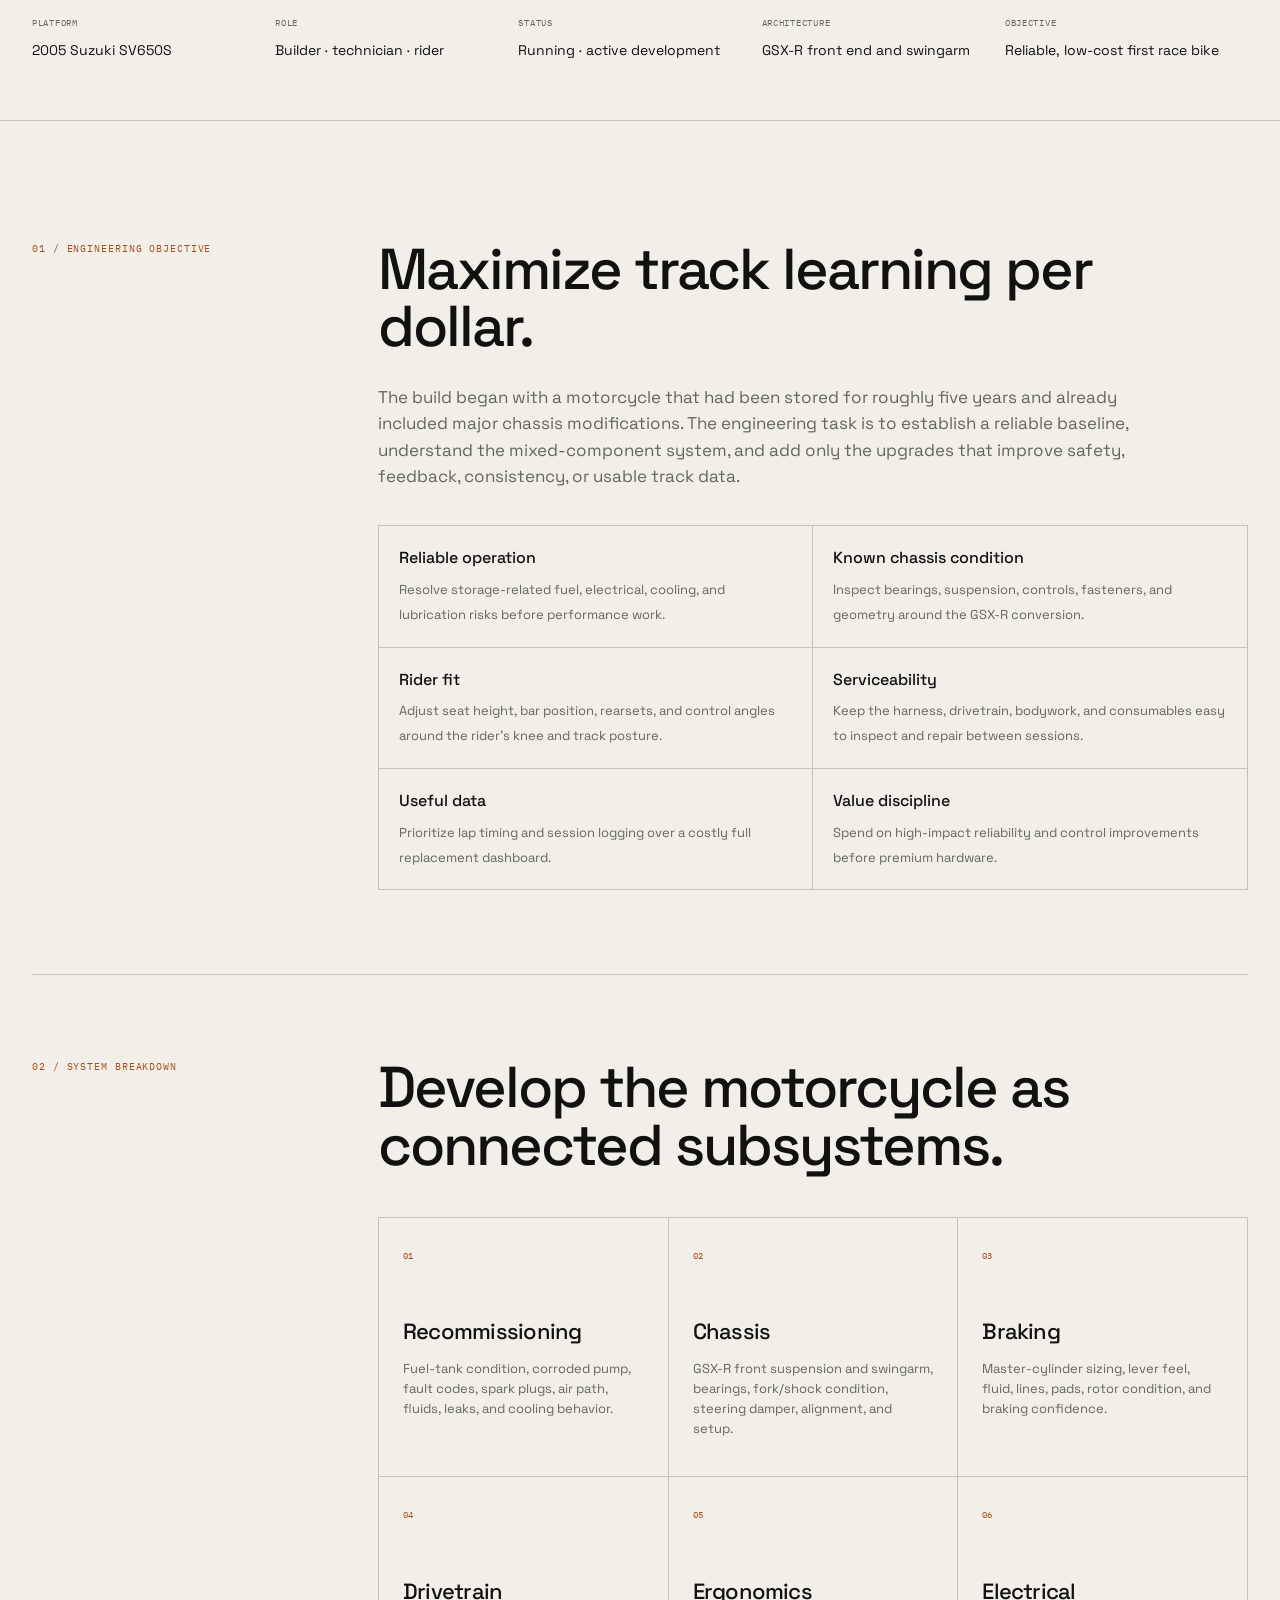
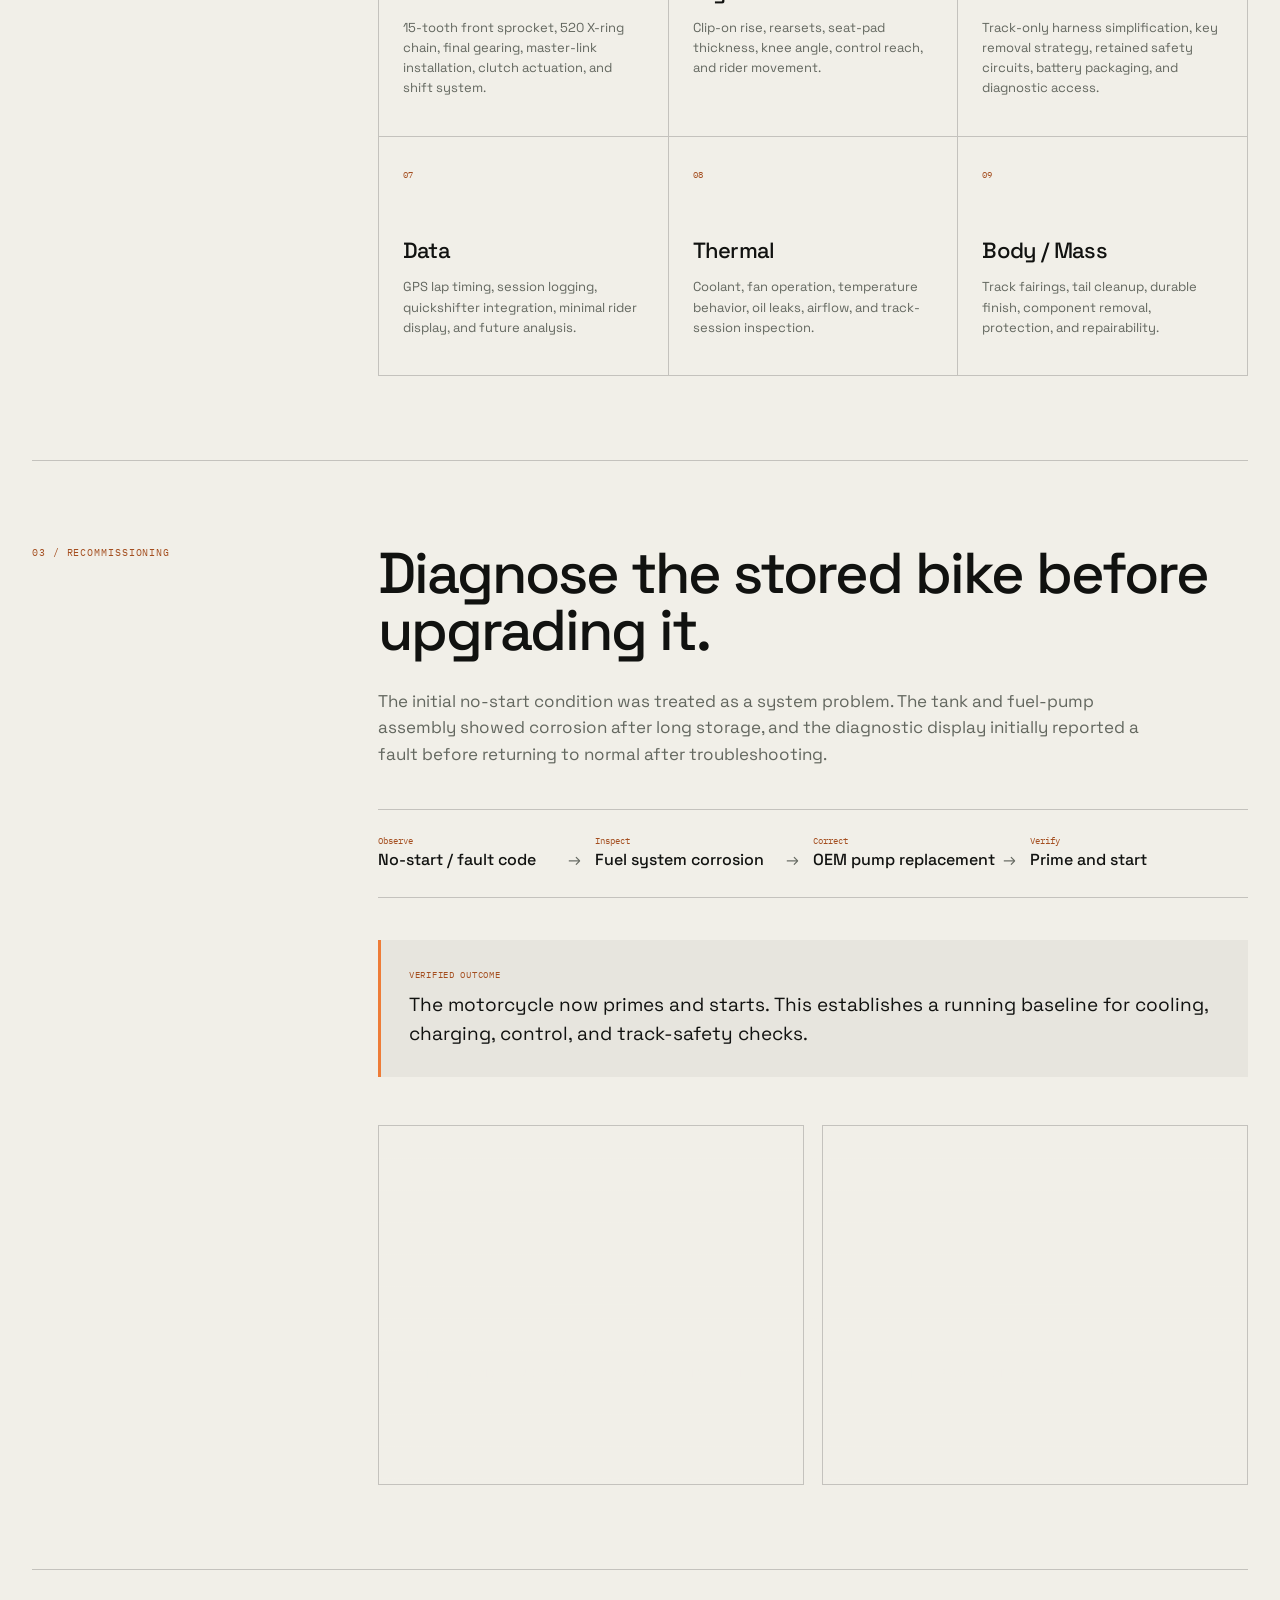
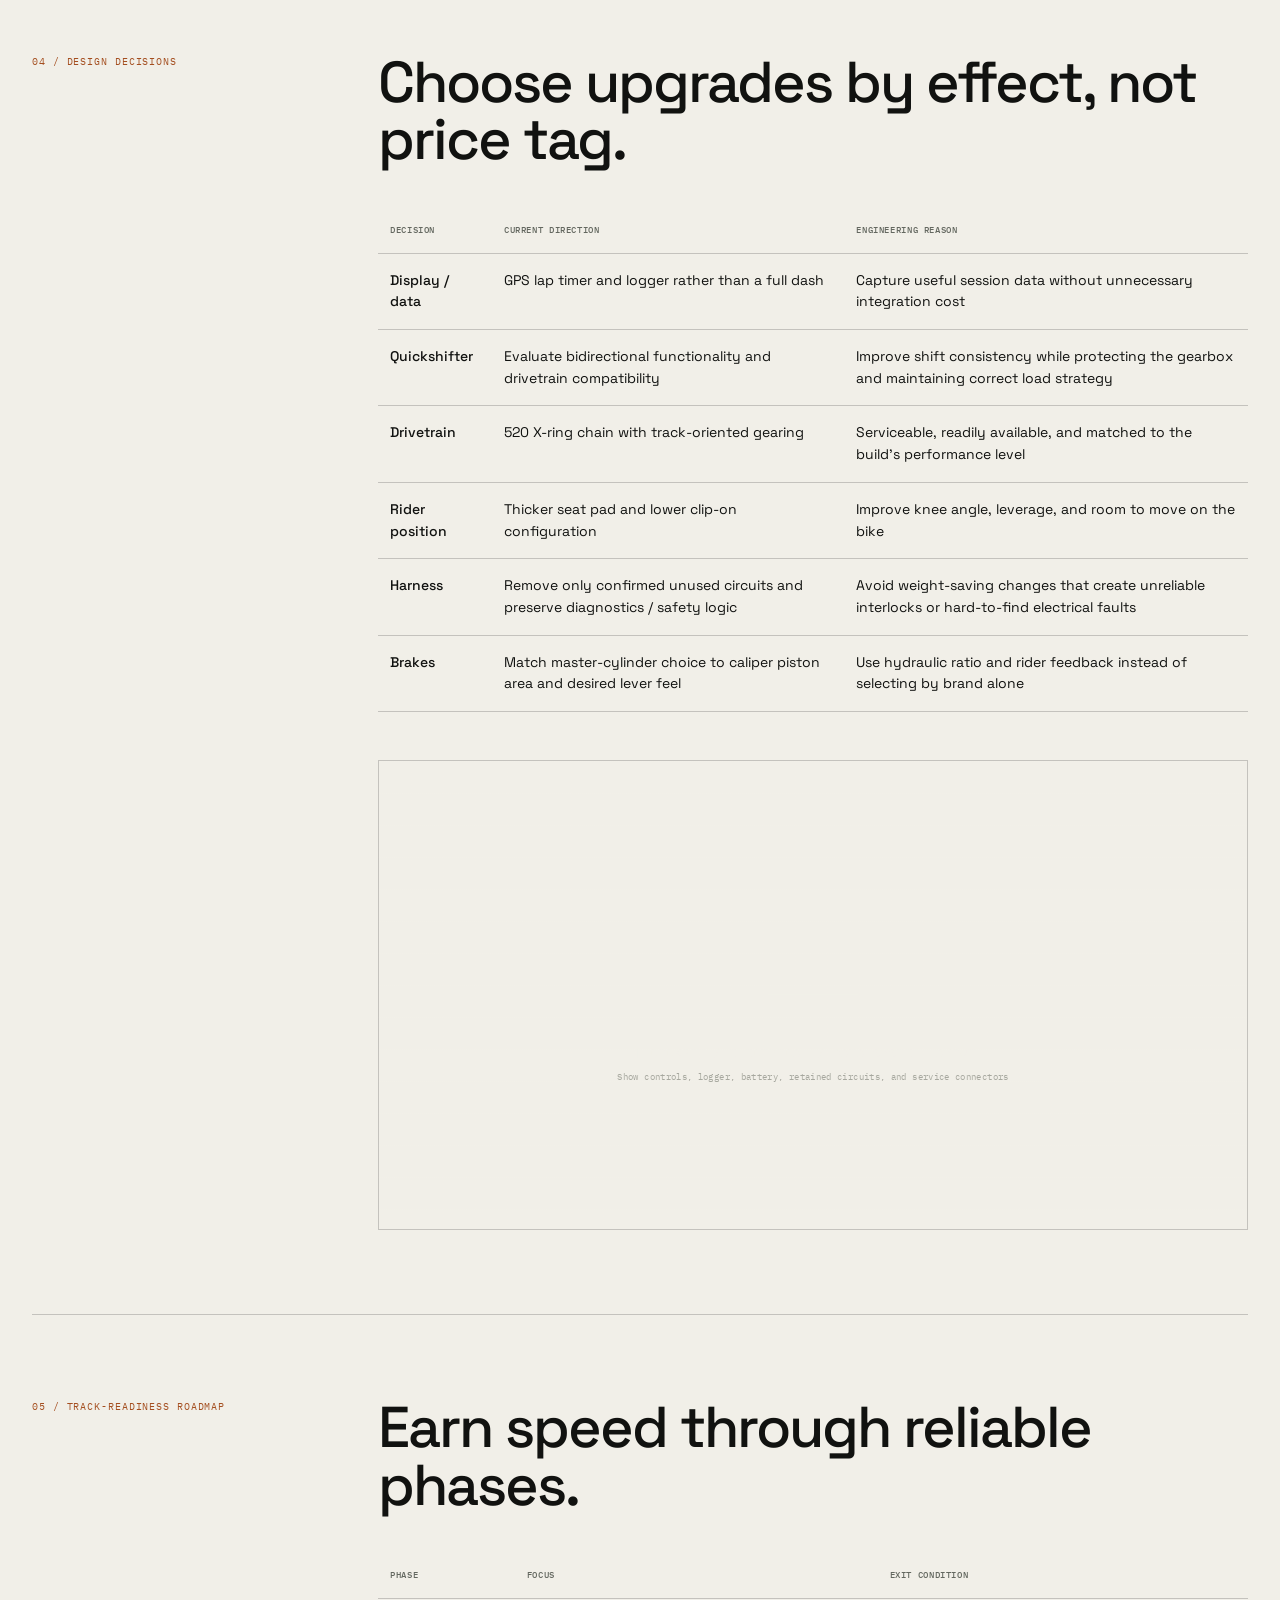
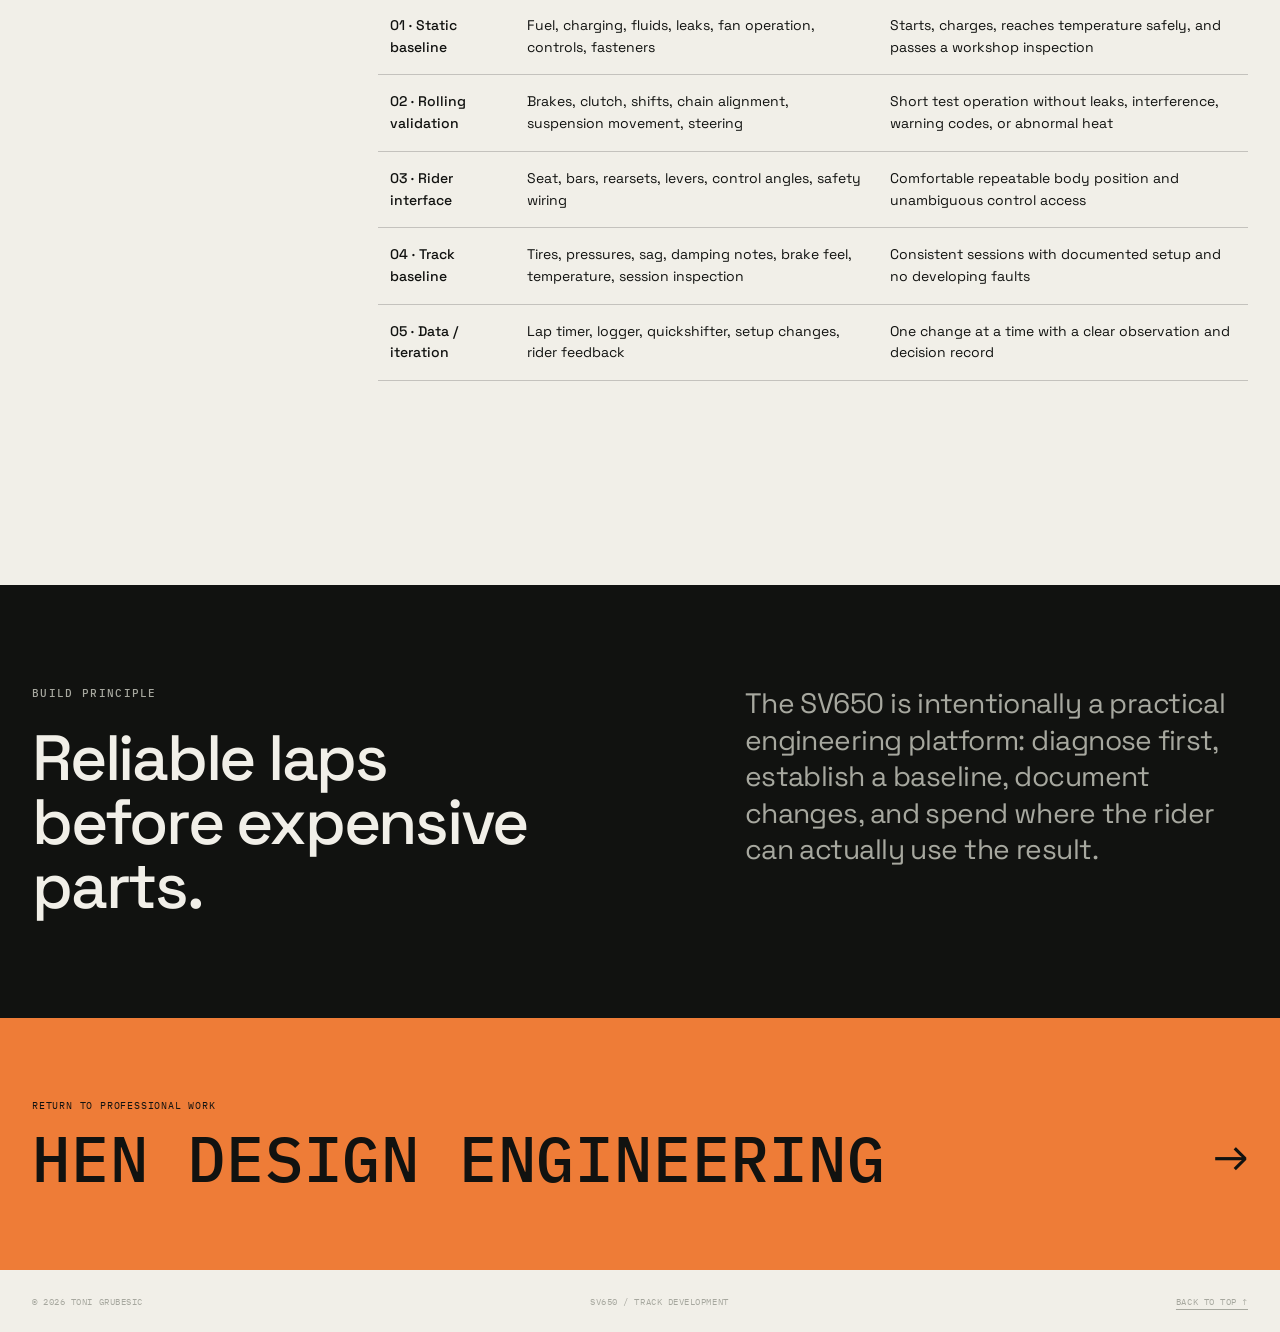
<file: projects/sv650/index.html>
<!doctype html>
<html lang="en">
<head>
  <meta charset="utf-8">
  <meta name="viewport" content="width=device-width, initial-scale=1">
  <meta name="description" content="2005 Suzuki SV650 track development case study: recommissioning, suspension, braking, drivetrain, ergonomics, harness simplification, and data acquisition.">
  <meta name="theme-color" content="#111210">
  <title>2005 SV650 Track Development — Toni Grubesic</title>
  <link rel="canonical" href="https://tg-works.github.io/Protfolio/projects/sv650/">
  <link rel="icon" href="../../assets/images/favicon.svg" type="image/svg+xml">
  <link rel="preconnect" href="https://fonts.googleapis.com">
  <link rel="preconnect" href="https://fonts.gstatic.com" crossorigin>
  <link href="https://fonts.googleapis.com/css2?family=IBM+Plex+Mono:wght@400;500;600&family=Space+Grotesk:wght@400;500;600;700&display=swap" rel="stylesheet">
  <link rel="stylesheet" href="../../style.css?v=20">
  <script src="../../main.js?v=20" defer></script>
</head>
<body class="project-page">
  <a class="skip-link" href="#main">Skip to content</a><div class="scroll-progress" aria-hidden="true"><span></span></div>
  <header class="site-header" data-header><div class="shell nav-shell">
    <a class="wordmark" href="../../index.html" aria-label="Return to Toni Grubesic portfolio"><span class="wordmark-mark">TG</span><span class="wordmark-copy">Mechanical Design Engineer</span></a>
    <button class="nav-toggle" type="button" aria-expanded="false" aria-controls="site-nav" data-nav-toggle><span>Menu</span><i aria-hidden="true"></i></button>
    <nav class="site-nav" id="site-nav" aria-label="Project navigation" data-nav><a href="../../index.html#work">Selected work</a><a href="#systems">Systems</a><a href="#decisions">Decisions</a><a href="#roadmap">Roadmap</a><a href="../../index.html#contact">Contact</a></nav>
  </div></header>

  <main id="main">
    <section class="project-hero section-grid"><div class="shell">
      <nav class="breadcrumb" aria-label="Breadcrumb"><a href="../../index.html">Portfolio</a><span>/</span><span>Motorsport Engineering</span></nav>
      <p class="project-number">Project 05 · Low-cost track platform · 2026</p>
      <h1 class="project-title">2005 SV650<br>Track Development</h1>
      <div class="project-intro"><p>A value-focused motorsport platform for learning chassis setup, reliability, rider fit, simplified electrical systems, and track data without hiding problems behind expensive parts.</p><div class="project-status">Active build<br>Track-only platform</div></div>
      <div class="project-visual media-placeholder reveal" role="img" aria-label="Placeholder for 2005 SV650 track bike hero image"><span class="media-label">[ SV650 TRACK BUILD HERO PHOTO ]</span><span class="media-note">Recommended: 2400 × 1500 px · clean three-quarter workshop or track view</span></div>
    </div></section>

    <section class="project-overview"><div class="shell"><dl class="project-facts">
      <div><dt>Platform</dt><dd>2005 Suzuki SV650S</dd></div><div><dt>Role</dt><dd>Builder · technician · rider</dd></div><div><dt>Status</dt><dd>Running · active development</dd></div><div><dt>Architecture</dt><dd>GSX-R front end and swingarm</dd></div><div><dt>Objective</dt><dd>Reliable, low-cost first race bike</dd></div>
    </dl></div></section>

    <div class="project-body shell">
      <section class="project-section reveal"><p class="section-label">01 / Engineering objective</p><div class="project-content">
        <h2>Maximize track learning per dollar.</h2>
        <p>The build began with a motorcycle that had been stored for roughly five years and already included major chassis modifications. The engineering task is to establish a reliable baseline, understand the mixed-component system, and add only the upgrades that improve safety, feedback, consistency, or usable track data.</p>
        <ul class="requirement-list">
          <li><strong>Reliable operation</strong><span>Resolve storage-related fuel, electrical, cooling, and lubrication risks before performance work.</span></li><li><strong>Known chassis condition</strong><span>Inspect bearings, suspension, controls, fasteners, and geometry around the GSX-R conversion.</span></li><li><strong>Rider fit</strong><span>Adjust seat height, bar position, rearsets, and control angles around the rider's knee and track posture.</span></li><li><strong>Serviceability</strong><span>Keep the harness, drivetrain, bodywork, and consumables easy to inspect and repair between sessions.</span></li><li><strong>Useful data</strong><span>Prioritize lap timing and session logging over a costly full replacement dashboard.</span></li><li><strong>Value discipline</strong><span>Spend on high-impact reliability and control improvements before premium hardware.</span></li>
        </ul>
      </div></section>

      <section class="project-section reveal" id="systems"><p class="section-label">02 / System breakdown</p><div class="project-content">
        <h2>Develop the motorcycle as connected subsystems.</h2>
        <div class="system-grid">
          <article class="system-card"><span>01</span><h3>Recommissioning</h3><p>Fuel-tank condition, corroded pump, fault codes, spark plugs, air path, fluids, leaks, and cooling behavior.</p></article>
          <article class="system-card"><span>02</span><h3>Chassis</h3><p>GSX-R front suspension and swingarm, bearings, fork/shock condition, steering damper, alignment, and setup.</p></article>
          <article class="system-card"><span>03</span><h3>Braking</h3><p>Master-cylinder sizing, lever feel, fluid, lines, pads, rotor condition, and braking confidence.</p></article>
          <article class="system-card"><span>04</span><h3>Drivetrain</h3><p>15-tooth front sprocket, 520 X-ring chain, final gearing, master-link installation, clutch actuation, and shift system.</p></article>
          <article class="system-card"><span>05</span><h3>Ergonomics</h3><p>Clip-on rise, rearsets, seat-pad thickness, knee angle, control reach, and rider movement.</p></article>
          <article class="system-card"><span>06</span><h3>Electrical</h3><p>Track-only harness simplification, key removal strategy, retained safety circuits, battery packaging, and diagnostic access.</p></article>
          <article class="system-card"><span>07</span><h3>Data</h3><p>GPS lap timing, session logging, quickshifter integration, minimal rider display, and future analysis.</p></article>
          <article class="system-card"><span>08</span><h3>Thermal</h3><p>Coolant, fan operation, temperature behavior, oil leaks, airflow, and track-session inspection.</p></article>
          <article class="system-card"><span>09</span><h3>Body / Mass</h3><p>Track fairings, tail cleanup, durable finish, component removal, protection, and repairability.</p></article>
        </div>
      </div></section>

      <section class="project-section reveal"><p class="section-label">03 / Recommissioning</p><div class="project-content">
        <h2>Diagnose the stored bike before upgrading it.</h2>
        <p>The initial no-start condition was treated as a system problem. The tank and fuel-pump assembly showed corrosion after long storage, and the diagnostic display initially reported a fault before returning to normal after troubleshooting.</p>
        <div class="engineering-flow"><div><span>Observe</span><strong>No-start / fault code</strong></div><div><span>Inspect</span><strong>Fuel system corrosion</strong></div><div><span>Correct</span><strong>OEM pump replacement</strong></div><div><span>Verify</span><strong>Prime and start</strong></div></div>
        <div class="callout"><span>Verified outcome</span><p>The motorcycle now primes and starts. This establishes a running baseline for cooling, charging, control, and track-safety checks.</p></div>
        <div class="image-pair"><div class="media-block media-placeholder" role="img" aria-label="Placeholder for corroded fuel pump photo"><span class="media-label">[ ORIGINAL FUEL PUMP / FAILURE CONDITION ]</span></div><div class="media-block media-placeholder" role="img" aria-label="Placeholder for restored fuel system photo"><span class="media-label">[ REPLACEMENT / VERIFIED PRIME ]</span></div></div>
      </div></section>

      <section class="project-section reveal" id="decisions"><p class="section-label">04 / Design decisions</p><div class="project-content">
        <h2>Choose upgrades by effect, not price tag.</h2>
        <table class="decision-table"><thead><tr><th>Decision</th><th>Current direction</th><th>Engineering reason</th></tr></thead><tbody>
          <tr><td>Display / data</td><td>GPS lap timer and logger rather than a full dash</td><td>Capture useful session data without unnecessary integration cost</td></tr><tr><td>Quickshifter</td><td>Evaluate bidirectional functionality and drivetrain compatibility</td><td>Improve shift consistency while protecting the gearbox and maintaining correct load strategy</td></tr><tr><td>Drivetrain</td><td>520 X-ring chain with track-oriented gearing</td><td>Serviceable, readily available, and matched to the build's performance level</td></tr><tr><td>Rider position</td><td>Thicker seat pad and lower clip-on configuration</td><td>Improve knee angle, leverage, and room to move on the bike</td></tr><tr><td>Harness</td><td>Remove only confirmed unused circuits and preserve diagnostics / safety logic</td><td>Avoid weight-saving changes that create unreliable interlocks or hard-to-find electrical faults</td></tr><tr><td>Brakes</td><td>Match master-cylinder choice to caliper piston area and desired lever feel</td><td>Use hydraulic ratio and rider feedback instead of selecting by brand alone</td></tr>
        </tbody></table>
        <div class="media-block media-placeholder" role="img" aria-label="Placeholder for SV650 system layout"><span class="media-label">[ COCKPIT / ELECTRICAL / DATA SYSTEM LAYOUT ]</span><span class="media-note">Show controls, logger, battery, retained circuits, and service connectors</span></div>
      </div></section>

      <section class="project-section reveal" id="roadmap"><p class="section-label">05 / Track-readiness roadmap</p><div class="project-content">
        <h2>Earn speed through reliable phases.</h2>
        <table class="decision-table"><thead><tr><th>Phase</th><th>Focus</th><th>Exit condition</th></tr></thead><tbody>
          <tr><td>01 · Static baseline</td><td>Fuel, charging, fluids, leaks, fan operation, controls, fasteners</td><td>Starts, charges, reaches temperature safely, and passes a workshop inspection</td></tr><tr><td>02 · Rolling validation</td><td>Brakes, clutch, shifts, chain alignment, suspension movement, steering</td><td>Short test operation without leaks, interference, warning codes, or abnormal heat</td></tr><tr><td>03 · Rider interface</td><td>Seat, bars, rearsets, levers, control angles, safety wiring</td><td>Comfortable repeatable body position and unambiguous control access</td></tr><tr><td>04 · Track baseline</td><td>Tires, pressures, sag, damping notes, brake feel, temperature, session inspection</td><td>Consistent sessions with documented setup and no developing faults</td></tr><tr><td>05 · Data / iteration</td><td>Lap timer, logger, quickshifter, setup changes, rider feedback</td><td>One change at a time with a clear observation and decision record</td></tr>
        </tbody></table>
      </div></section>
    </div>

    <section class="result-band section-grid"><div class="shell section-split reveal"><div><p class="eyebrow">Build principle</p><h2>Reliable laps before expensive parts.</h2></div><div><p class="large-copy">The SV650 is intentionally a practical engineering platform: diagnose first, establish a baseline, document changes, and spend where the rider can actually use the result.</p></div></div></section>
    <section class="next-project"><div class="shell"><a href="../hen/"><span>Return to professional work<strong>HEN Design Engineering</strong></span><i>→</i></a></div></section>
  </main>
  <footer class="site-footer"><div class="shell"><span>© <span data-year>2026</span> Toni Grubesic</span><span>SV650 / Track Development</span><a href="#main">Back to top ↑</a></div></footer>
</body>
</html>
</file>
<file: style.css>
:root {
  --ink: #111210;
  --ink-2: #181a17;
  --paper: #f1efe8;
  --paper-2: #e5e2d8;
  --line: rgba(241, 239, 232, 0.18);
  --line-dark: rgba(17, 18, 16, 0.2);
  --muted: #a7a89f;
  --muted-dark: #63675f;
  --accent: #ee7c37;
  --accent-soft: #f2a56f;
  --shell: min(1360px, calc(100vw - 64px));
  --mono: "IBM Plex Mono", ui-monospace, SFMono-Regular, Consolas, monospace;
  --sans: "Space Grotesk", Inter, system-ui, sans-serif;
}

* { box-sizing: border-box; }

html {
  scroll-behavior: smooth;
  scroll-padding-top: 88px;
}

body {
  margin: 0;
  background: var(--ink);
  color: var(--paper);
  font-family: var(--sans);
  line-height: 1.55;
  text-rendering: optimizeLegibility;
}

body::before {
  content: "";
  position: fixed;
  inset: 0;
  pointer-events: none;
  opacity: 0.035;
  z-index: 100;
  background-image: url("data:image/svg+xml,%3Csvg viewBox='0 0 180 180' xmlns='http://www.w3.org/2000/svg'%3E%3Cfilter id='n'%3E%3CfeTurbulence type='fractalNoise' baseFrequency='.9' numOctaves='3' stitchTiles='stitch'/%3E%3C/filter%3E%3Crect width='100%25' height='100%25' filter='url(%23n)' opacity='.6'/%3E%3C/svg%3E");
}

::selection { background: var(--accent); color: var(--ink); }

img { display: block; max-width: 100%; }
a { color: inherit; }
button, input, textarea { font: inherit; }

h1, h2, h3, p { margin-top: 0; }
h1, h2, h3 { letter-spacing: -0.035em; }

.shell { width: var(--shell); margin-inline: auto; }

.skip-link {
  position: fixed;
  left: 16px;
  top: -80px;
  z-index: 200;
  background: var(--paper);
  color: var(--ink);
  padding: 10px 14px;
}
.skip-link:focus { top: 16px; }

.scroll-progress {
  position: fixed;
  z-index: 120;
  left: 0;
  right: 0;
  top: 0;
  height: 2px;
}
.scroll-progress span {
  display: block;
  width: 100%;
  height: 100%;
  background: var(--accent);
  transform: scaleX(0);
  transform-origin: left;
}

.site-header {
  position: fixed;
  top: 0;
  left: 0;
  right: 0;
  z-index: 90;
  border-bottom: 1px solid transparent;
  transition: background 180ms ease, border-color 180ms ease;
}
.site-header.is-scrolled {
  background: rgba(17, 18, 16, 0.92);
  border-color: var(--line);
  backdrop-filter: blur(14px);
}

.nav-shell {
  min-height: 76px;
  display: flex;
  align-items: center;
  justify-content: space-between;
  gap: 32px;
}

.wordmark {
  display: flex;
  align-items: center;
  gap: 14px;
  text-decoration: none;
}
.wordmark-mark {
  display: grid;
  place-items: center;
  width: 39px;
  height: 39px;
  border: 1px solid var(--paper);
  font-family: var(--mono);
  font-weight: 600;
  font-size: 13px;
}
.wordmark-copy {
  font-family: var(--mono);
  font-size: 10px;
  letter-spacing: 0.12em;
  text-transform: uppercase;
}

.site-nav { display: flex; align-items: center; gap: 28px; }
.site-nav a {
  position: relative;
  text-decoration: none;
  font-family: var(--mono);
  font-size: 11px;
  letter-spacing: 0.08em;
  text-transform: uppercase;
  color: var(--muted);
  transition: color 160ms ease;
}
.site-nav a:hover,
.site-nav a[aria-current="true"] { color: var(--paper); }
.site-nav a[aria-current="true"]::after {
  content: "";
  position: absolute;
  left: 0;
  right: 0;
  bottom: -8px;
  height: 1px;
  background: var(--accent);
}
.site-nav .nav-resume {
  color: var(--paper);
  border: 1px solid var(--line);
  padding: 10px 13px;
}

.nav-toggle {
  display: none;
  color: var(--paper);
  background: transparent;
  border: 0;
  padding: 8px 0;
  font-family: var(--mono);
  text-transform: uppercase;
  font-size: 11px;
  letter-spacing: 0.08em;
}

.section { padding: 132px 0; }
.section-grid,
.media-placeholder {
  background-image:
    linear-gradient(rgba(241, 239, 232, 0.045) 1px, transparent 1px),
    linear-gradient(90deg, rgba(241, 239, 232, 0.045) 1px, transparent 1px);
  background-size: 32px 32px;
}

.eyebrow {
  margin-bottom: 24px;
  color: var(--accent-soft);
  font-family: var(--mono);
  font-size: 11px;
  font-weight: 500;
  letter-spacing: 0.12em;
  text-transform: uppercase;
}

.button {
  display: inline-flex;
  align-items: center;
  justify-content: center;
  min-height: 48px;
  padding: 0 20px;
  border: 1px solid var(--line);
  text-decoration: none;
  font-family: var(--mono);
  font-size: 11px;
  font-weight: 600;
  letter-spacing: 0.08em;
  text-transform: uppercase;
  transition: color 180ms ease, background 180ms ease, border-color 180ms ease;
}
.button:hover { border-color: var(--paper); background: var(--paper); color: var(--ink); }
.button-primary { background: var(--accent); border-color: var(--accent); color: var(--ink); }
.button-primary:hover { background: var(--paper); border-color: var(--paper); }
.text-link {
  font-family: var(--mono);
  font-size: 11px;
  letter-spacing: 0.08em;
  text-transform: uppercase;
  text-underline-offset: 5px;
}

.hero {
  min-height: 100svh;
  display: grid;
  align-items: center;
  padding: 140px 0 76px;
  border-bottom: 1px solid var(--line);
}
.hero-grid {
  display: grid;
  grid-template-columns: minmax(0, 1.15fr) minmax(410px, 0.85fr);
  align-items: end;
  gap: clamp(56px, 8vw, 130px);
}
.hero h1 {
  max-width: 950px;
  margin: 0 0 28px;
  font-size: clamp(64px, 8.2vw, 132px);
  line-height: 0.83;
  font-weight: 600;
  text-transform: uppercase;
}
.hero-discipline {
  max-width: 740px;
  margin-bottom: 24px;
  font-family: var(--mono);
  font-size: clamp(11px, 1vw, 14px);
  letter-spacing: 0.04em;
  text-transform: uppercase;
}
.hero-discipline span { color: var(--accent); padding: 0 7px; }
.hero-summary { max-width: 660px; color: var(--muted); font-size: clamp(17px, 1.5vw, 21px); }
.hero-actions { margin-top: 36px; display: flex; align-items: center; flex-wrap: wrap; gap: 12px; }
.hero-actions .text-link { margin-left: 12px; }

.hero-board { border: 1px solid var(--line); background: rgba(17, 18, 16, 0.78); }
.board-header,
.board-footer {
  display: flex;
  justify-content: space-between;
  gap: 24px;
  padding: 13px 16px;
  font-family: var(--mono);
  font-size: 9px;
  letter-spacing: 0.12em;
  text-transform: uppercase;
  color: var(--muted);
}
.board-header { border-bottom: 1px solid var(--line); }
.board-footer { border-top: 1px solid var(--line); }
.process-map { padding: 16px 16px 18px; }
.process-node {
  position: relative;
  display: grid;
  grid-template-columns: 32px 1fr;
  column-gap: 10px;
  padding: 12px 0;
  border-bottom: 1px solid var(--line);
}
.process-node:last-child { border-bottom: 0; }
.process-node > span { grid-row: span 2; font-family: var(--mono); font-size: 10px; color: var(--accent-soft); }
.process-node strong { font-weight: 500; font-size: 15px; }
.process-node small { color: var(--muted); font-family: var(--mono); font-size: 9px; text-transform: uppercase; letter-spacing: 0.05em; }
.process-node-accent { background: var(--accent); color: var(--ink); margin: 10px -8px -2px; padding: 12px 8px; border: 0; }
.process-node-accent > span,
.process-node-accent small { color: rgba(17, 18, 16, 0.72); }

.section-heading {
  display: grid;
  grid-template-columns: minmax(180px, 0.34fr) minmax(0, 1fr) minmax(260px, 0.42fr);
  align-items: end;
  gap: 48px;
  margin-bottom: 72px;
}
.section-heading .eyebrow { align-self: start; }
.section-heading h2,
.section-split h2,
.contact h2 {
  margin-bottom: 0;
  font-size: clamp(42px, 5.4vw, 84px);
  line-height: 0.98;
  font-weight: 500;
}
.section-heading > p:last-child { color: var(--muted); margin-bottom: 0; }

.selected-work { background: var(--paper); color: var(--ink); }
.selected-work .eyebrow { color: #a44e1f; }
.selected-work .section-heading > p:last-child { color: var(--muted-dark); }

.feature-project {
  display: grid;
  grid-template-columns: minmax(0, 1.4fr) minmax(360px, 0.6fr);
  gap: 48px;
  align-items: end;
  padding-bottom: 84px;
  border-bottom: 1px solid var(--line-dark);
}
.project-grid {
  display: grid;
  grid-template-columns: repeat(2, minmax(0, 1fr));
  gap: 84px 32px;
  padding-top: 84px;
}
.project-tile-wide { grid-column: 1 / -1; display: grid; grid-template-columns: 1.35fr 0.65fr; gap: 48px; align-items: end; }

.project-media {
  position: relative;
  display: block;
  min-height: 560px;
  overflow: hidden;
  border: 1px solid var(--line-dark);
  text-decoration: none;
  background-color: #292c28;
}
.project-tile .project-media { min-height: 420px; }
.project-tile-wide .project-media { min-height: 470px; }
.project-photo img { width: 100%; height: 100%; object-fit: cover; filter: grayscale(0.45) contrast(1.05); transition: transform 500ms ease, filter 300ms ease; }
.project-photo:hover img { transform: scale(1.025); filter: grayscale(0); }
.media-placeholder {
  color: var(--paper);
  display: flex;
  flex-direction: column;
  align-items: center;
  justify-content: center;
  text-align: center;
  padding: 32px;
  transition: background-color 220ms ease;
}
.media-placeholder::before,
.media-placeholder::after {
  content: "";
  position: absolute;
  background: rgba(241, 239, 232, 0.34);
}
.media-placeholder::before { width: 90px; height: 1px; }
.media-placeholder::after { width: 1px; height: 90px; }
.media-placeholder:hover { background-color: #33372f; }
.media-hen { background-color: #252a25; }
.media-4runner { background-color: #34332b; }
.media-helper { background-color: #222925; }
.media-index {
  position: absolute;
  left: 20px;
  top: 18px;
  z-index: 2;
  font-family: var(--mono);
  font-size: 11px;
  letter-spacing: 0.1em;
}
.media-label { margin-top: 138px; font-family: var(--mono); font-size: 12px; letter-spacing: 0.08em; }
.media-note { margin-top: 8px; color: var(--muted); font-family: var(--mono); font-size: 9px; letter-spacing: 0.04em; }

.project-copy h3 { margin-bottom: 20px; font-size: clamp(32px, 3.3vw, 54px); line-height: 0.98; font-weight: 500; }
.project-copy > p:not(.eyebrow) { max-width: 620px; color: var(--muted-dark); font-size: 17px; }
.inline-specs { display: flex; flex-wrap: wrap; list-style: none; gap: 6px 18px; padding: 0; margin: 28px 0; }
.inline-specs li { font-family: var(--mono); font-size: 10px; letter-spacing: 0.04em; text-transform: uppercase; }
.project-link {
  display: inline-flex;
  align-items: center;
  gap: 24px;
  padding-bottom: 5px;
  border-bottom: 1px solid currentColor;
  text-decoration: none;
  font-family: var(--mono);
  font-size: 11px;
  font-weight: 600;
  letter-spacing: 0.07em;
  text-transform: uppercase;
}
.project-link span { transition: transform 180ms ease; }
.project-link:hover span { transform: translateX(5px); }
.project-tile .project-copy { padding-top: 30px; }
.project-tile-wide .project-copy { padding-top: 0; }

.hen-overview { border-top: 1px solid var(--line); border-bottom: 1px solid var(--line); }
.section-split { display: grid; grid-template-columns: minmax(300px, 0.8fr) minmax(380px, 0.72fr); justify-content: space-between; gap: 12vw; }
.large-copy { font-size: clamp(22px, 2.2vw, 34px); line-height: 1.3; letter-spacing: -0.02em; }
.confidential-note { margin-top: 28px; padding-left: 16px; border-left: 2px solid var(--accent); color: var(--muted); font-family: var(--mono); font-size: 10px; letter-spacing: 0.03em; }

.lifecycle {
  display: grid;
  grid-template-columns: repeat(7, 1fr);
  list-style: none;
  padding: 0;
  margin: 88px 0;
  border-block: 1px solid var(--line);
}
.lifecycle li { position: relative; padding: 30px 12px 30px 0; font-size: 14px; }
.lifecycle li:not(:last-child)::after { content: "→"; position: absolute; right: 10px; color: var(--muted); }
.lifecycle span { display: block; margin-bottom: 9px; color: var(--accent-soft); font-family: var(--mono); font-size: 9px; }

.case-grid { display: grid; grid-template-columns: repeat(3, minmax(0, 1fr)); margin-bottom: 56px; border-top: 1px solid var(--line); border-left: 1px solid var(--line); }
.case-item { min-height: 230px; padding: 28px; border-right: 1px solid var(--line); border-bottom: 1px solid var(--line); }
.case-item > span { color: var(--accent-soft); font-family: var(--mono); font-size: 9px; letter-spacing: 0.1em; text-transform: uppercase; }
.case-item h3 { margin: 45px 0 14px; font-size: 25px; font-weight: 500; }
.case-item p { margin-bottom: 0; color: var(--muted); font-size: 14px; }

.additional-work { background: var(--paper); color: var(--ink); }
.additional-work .eyebrow { color: #a44e1f; }
.additional-work .section-heading { grid-template-columns: minmax(180px, 0.34fr) 1fr; }
.additional-list { border-top: 1px solid var(--line-dark); }
.additional-row {
  display: grid;
  grid-template-columns: 54px minmax(280px, 1fr) minmax(220px, 0.45fr) 46px;
  align-items: center;
  gap: 24px;
  min-height: 112px;
  border-bottom: 1px solid var(--line-dark);
  text-decoration: none;
  transition: padding 180ms ease, background 180ms ease;
}
a.additional-row:hover { padding-inline: 16px; background: rgba(17, 18, 16, 0.04); }
.row-index,
.row-meta,
.additional-row i { font-family: var(--mono); font-style: normal; font-size: 10px; text-transform: uppercase; letter-spacing: 0.06em; color: var(--muted-dark); }
.additional-row strong { display: block; font-size: 22px; font-weight: 500; }
.additional-row small { color: var(--muted-dark); }
.additional-row i { text-align: right; }

.capabilities { border-bottom: 1px solid var(--line); }
.capabilities .section-heading { grid-template-columns: minmax(180px, 0.34fr) 1fr; }
.capability-grid { display: grid; grid-template-columns: repeat(5, 1fr); border-top: 1px solid var(--line); border-left: 1px solid var(--line); }
.capability { min-height: 360px; padding: 24px; border-right: 1px solid var(--line); border-bottom: 1px solid var(--line); }
.capability > span { font-family: var(--mono); color: var(--accent-soft); font-size: 9px; }
.capability h3 { margin: 80px 0 24px; font-size: 30px; font-weight: 500; }
.capability ul { list-style: none; padding: 0; margin: 0; }
.capability li { padding: 8px 0; border-top: 1px solid var(--line); color: var(--muted); font-size: 13px; }

.experience { background: var(--paper); color: var(--ink); }
.experience .eyebrow { color: #a44e1f; }
.experience .section-heading { grid-template-columns: minmax(180px, 0.34fr) 1fr; }
.experience-list { border-top: 1px solid var(--line-dark); }
.experience-row { display: grid; grid-template-columns: 120px 1fr 0.8fr; gap: 40px; padding: 28px 0; border-bottom: 1px solid var(--line-dark); }
.experience-date { font-family: var(--mono); font-size: 10px; color: var(--muted-dark); text-transform: uppercase; }
.experience-row h3 { margin-bottom: 3px; font-size: 21px; font-weight: 500; }
.experience-row p { margin-bottom: 0; color: var(--muted-dark); font-size: 14px; }

.about { border-bottom: 1px solid var(--line); }
.about .section-split > div:last-child > p:last-child { max-width: 720px; color: var(--muted); }

.contact { background: var(--accent); color: var(--ink); }
.contact .eyebrow { color: rgba(17, 18, 16, 0.67); }
.contact-grid { display: grid; grid-template-columns: 0.9fr 1.1fr; gap: 11vw; align-items: end; }
.contact-links { border-top: 1px solid rgba(17, 18, 16, 0.28); }
.contact-links a { display: grid; grid-template-columns: 90px 1fr 20px; gap: 20px; align-items: center; padding: 20px 0; border-bottom: 1px solid rgba(17, 18, 16, 0.28); text-decoration: none; }
.contact-links span,
.contact-links i { font-family: var(--mono); font-size: 9px; font-style: normal; text-transform: uppercase; letter-spacing: 0.06em; color: rgba(17, 18, 16, 0.65); }
.contact-links strong { font-weight: 500; }
.contact-links i { text-align: right; transition: transform 180ms ease; }
.contact-links a:hover i { transform: translate(3px, -3px); }

.site-footer { border-top: 1px solid var(--line); }
.site-footer .shell { display: flex; justify-content: space-between; gap: 24px; padding-block: 24px; color: var(--muted); font-family: var(--mono); font-size: 9px; letter-spacing: 0.06em; text-transform: uppercase; }
.site-footer a { text-underline-offset: 4px; }

/* Project pages */
.project-page { background: var(--paper); color: var(--ink); }
.project-page::before { opacity: 0.025; }
.project-page .site-header { color: var(--paper); }
.project-page .site-header:not(.is-scrolled) { background: var(--ink); }
.project-page .site-nav a { color: var(--muted); }
.project-page .site-nav a:hover { color: var(--paper); }

.project-hero { padding: 150px 0 92px; background: var(--ink); color: var(--paper); border-bottom: 1px solid var(--line); }
.breadcrumb { display: flex; align-items: center; gap: 10px; margin-bottom: 54px; font-family: var(--mono); font-size: 9px; letter-spacing: 0.08em; text-transform: uppercase; color: var(--muted); }
.breadcrumb a { text-underline-offset: 4px; }
.breadcrumb span { color: var(--accent-soft); }
.project-number { margin-bottom: 16px; color: var(--accent-soft); font-family: var(--mono); font-size: 11px; letter-spacing: 0.1em; text-transform: uppercase; }
.project-title { max-width: 1100px; margin-bottom: 32px; font-size: clamp(58px, 8.5vw, 130px); font-weight: 500; line-height: 0.88; text-transform: uppercase; }
.project-intro { display: grid; grid-template-columns: 1.25fr 0.75fr; gap: 10vw; align-items: end; }
.project-intro > p { max-width: 790px; margin-bottom: 0; color: var(--muted); font-size: clamp(19px, 2vw, 29px); }
.project-status { padding: 16px 0 16px 18px; border-left: 2px solid var(--accent); font-family: var(--mono); font-size: 10px; color: var(--muted); text-transform: uppercase; letter-spacing: 0.05em; }

.project-visual { margin-top: 72px; min-height: min(68vw, 760px); }
.project-visual.project-photo { border-color: var(--line); }

.project-overview { padding: 58px 0; border-bottom: 1px solid var(--line-dark); }
.project-facts { display: grid; grid-template-columns: repeat(5, minmax(0, 1fr)); margin: 0; }
.project-facts div { padding-right: 20px; }
.project-facts dt { margin-bottom: 10px; font-family: var(--mono); font-size: 9px; letter-spacing: 0.08em; text-transform: uppercase; color: var(--muted-dark); }
.project-facts dd { margin: 0; font-size: 14px; }

.project-body { padding: 120px 0; }
.project-section { display: grid; grid-template-columns: minmax(180px, 0.28fr) minmax(0, 1fr); gap: 8vw; padding: 84px 0; border-top: 1px solid var(--line-dark); }
.project-section:first-child { border-top: 0; padding-top: 0; }
.section-label { font-family: var(--mono); font-size: 10px; letter-spacing: 0.09em; text-transform: uppercase; color: #a44e1f; }
.project-content { max-width: 930px; }
.project-content h2 { margin-bottom: 28px; font-size: clamp(38px, 4.5vw, 68px); line-height: 1; font-weight: 500; }
.project-content h3 { margin: 44px 0 14px; font-size: 25px; font-weight: 500; }
.project-content > p { max-width: 780px; color: var(--muted-dark); font-size: 17px; }

.requirement-list { display: grid; grid-template-columns: repeat(2, 1fr); list-style: none; padding: 0; margin: 36px 0 0; border-top: 1px solid var(--line-dark); border-left: 1px solid var(--line-dark); }
.requirement-list li { min-height: 92px; padding: 20px; border-right: 1px solid var(--line-dark); border-bottom: 1px solid var(--line-dark); }
.requirement-list strong { display: block; margin-bottom: 6px; font-weight: 500; }
.requirement-list span { color: var(--muted-dark); font-size: 13px; }

.engineering-flow { display: grid; grid-template-columns: repeat(4, 1fr); margin-top: 42px; border-block: 1px solid var(--line-dark); }
.engineering-flow div { position: relative; padding: 24px 20px 24px 0; }
.engineering-flow div:not(:last-child)::after { content: "→"; position: absolute; right: 14px; color: var(--muted-dark); }
.engineering-flow span { display: block; font-family: var(--mono); font-size: 9px; color: #a44e1f; }
.engineering-flow strong { font-weight: 500; }

.media-block { margin-top: 48px; min-height: 470px; border: 1px solid var(--line-dark); color: var(--paper); }
.media-block .media-note { max-width: 430px; }
.image-pair { display: grid; grid-template-columns: repeat(2, 1fr); gap: 18px; margin-top: 48px; }
.image-pair .media-block { margin-top: 0; min-height: 360px; }

.decision-table { width: 100%; margin-top: 38px; border-collapse: collapse; font-size: 14px; }
.decision-table th,
.decision-table td { padding: 16px 12px; border-bottom: 1px solid var(--line-dark); text-align: left; vertical-align: top; }
.decision-table th { font-family: var(--mono); font-size: 9px; letter-spacing: 0.07em; text-transform: uppercase; color: var(--muted-dark); font-weight: 500; }
.decision-table td:first-child { font-weight: 500; }

.callout { margin-top: 42px; padding: 28px; border-left: 3px solid var(--accent); background: rgba(17, 18, 16, 0.045); }
.callout span { display: block; margin-bottom: 8px; font-family: var(--mono); font-size: 9px; text-transform: uppercase; letter-spacing: 0.08em; color: #a44e1f; }
.callout p { margin: 0; font-size: 19px; }

.case-study-stack { margin-top: 48px; border-top: 1px solid var(--line-dark); }
.mini-case { display: grid; grid-template-columns: 80px 0.75fr 1.25fr; gap: 32px; padding: 34px 0; border-bottom: 1px solid var(--line-dark); }
.mini-case > span { font-family: var(--mono); font-size: 9px; color: #a44e1f; }
.mini-case h3 { margin: 0; font-size: 24px; }
.mini-case p { margin: 0; color: var(--muted-dark); }

.system-grid { display: grid; grid-template-columns: repeat(3, 1fr); margin-top: 42px; border-top: 1px solid var(--line-dark); border-left: 1px solid var(--line-dark); }
.system-card { min-height: 210px; padding: 24px; border-right: 1px solid var(--line-dark); border-bottom: 1px solid var(--line-dark); }
.system-card span { font-family: var(--mono); font-size: 9px; color: #a44e1f; }
.system-card h3 { margin: 48px 0 10px; font-size: 22px; }
.system-card p { color: var(--muted-dark); font-size: 13px; }

.result-band { background: var(--ink); color: var(--paper); padding: 100px 0; }
.result-band .section-split p { color: var(--muted); }
.result-band h2 { margin-bottom: 0; font-size: clamp(42px, 5vw, 78px); font-weight: 500; line-height: 1; }

.next-project { background: var(--accent); color: var(--ink); }
.next-project a { display: flex; justify-content: space-between; align-items: end; gap: 32px; padding: 80px 0; text-decoration: none; }
.next-project span { font-family: var(--mono); font-size: 10px; text-transform: uppercase; letter-spacing: 0.08em; }
.next-project strong { display: block; margin-top: 12px; font-size: clamp(38px, 5vw, 72px); line-height: 1; font-weight: 500; }
.next-project i { font-style: normal; font-size: 44px; transition: transform 180ms ease; }
.next-project a:hover i { transform: translateX(8px); }

.reveal { opacity: 1; transform: none; }
.js .reveal { opacity: 0; transform: translateY(18px); transition: opacity 520ms ease, transform 520ms ease; }
.js .reveal.is-visible { opacity: 1; transform: none; }

:focus-visible { outline: 2px solid var(--accent); outline-offset: 4px; }

@media (max-width: 1100px) {
  :root { --shell: min(100% - 44px, 1040px); }
  .hero-grid { grid-template-columns: 1fr; align-items: start; }
  .hero-board { max-width: 680px; }
  .section-heading { grid-template-columns: 0.3fr 0.7fr; }
  .section-heading > p:last-child { grid-column: 2; }
  .feature-project { grid-template-columns: 1.15fr 0.85fr; }
  .case-grid { grid-template-columns: repeat(2, 1fr); }
  .capability-grid { grid-template-columns: repeat(3, 1fr); }
  .project-facts { grid-template-columns: repeat(3, 1fr); gap: 30px; }
}

@media (max-width: 820px) {
  :root { --shell: calc(100% - 32px); }
  html { scroll-padding-top: 72px; }
  .nav-shell { min-height: 66px; }
  .wordmark-copy { display: none; }
  .nav-toggle { display: flex; align-items: center; gap: 10px; }
  .nav-toggle i,
  .nav-toggle i::after { display: block; width: 18px; height: 1px; background: currentColor; transition: transform 180ms ease; }
  .nav-toggle i { position: relative; }
  .nav-toggle i::after { content: ""; position: absolute; top: 5px; }
  .nav-toggle[aria-expanded="true"] i { transform: translateY(3px) rotate(45deg); }
  .nav-toggle[aria-expanded="true"] i::after { transform: translateY(-5px) rotate(-90deg); }
  .site-nav {
    position: absolute;
    top: 65px;
    left: 0;
    right: 0;
    display: none;
    flex-direction: column;
    align-items: stretch;
    gap: 0;
    padding: 14px 16px 22px;
    background: var(--ink);
    border-bottom: 1px solid var(--line);
  }
  .site-nav.is-open { display: flex; }
  .site-nav a { padding: 14px 0; border-bottom: 1px solid var(--line); }
  .site-nav a[aria-current="true"]::after { display: none; }
  .site-nav .nav-resume { margin-top: 12px; padding: 13px; text-align: center; }

  .section { padding: 92px 0; }
  .hero { padding-top: 116px; }
  .hero h1 { font-size: clamp(54px, 16vw, 92px); }
  .section-heading,
  .section-split,
  .contact-grid,
  .project-intro,
  .project-section { grid-template-columns: 1fr; gap: 32px; }
  .section-heading > p:last-child { grid-column: auto; }
  .section-heading { margin-bottom: 50px; }
  .section-heading h2,
  .section-split h2,
  .contact h2 { font-size: clamp(40px, 11vw, 66px); }

  .feature-project,
  .project-tile-wide { grid-template-columns: 1fr; gap: 30px; }
  .project-grid { grid-template-columns: 1fr; gap: 72px; }
  .project-tile-wide { grid-column: auto; }
  .project-media,
  .project-tile .project-media,
  .project-tile-wide .project-media { min-height: min(110vw, 540px); }
  .project-tile-wide .project-copy { padding-top: 0; }

  .lifecycle { grid-template-columns: 1fr; }
  .lifecycle li { padding: 16px 4px; border-bottom: 1px solid var(--line); }
  .lifecycle li:last-child { border-bottom: 0; }
  .lifecycle li:not(:last-child)::after { content: "↓"; }
  .case-grid,
  .capability-grid { grid-template-columns: repeat(2, 1fr); }
  .additional-row { grid-template-columns: 40px 1fr 24px; padding-block: 22px; }
  .additional-row .row-meta { display: none; }
  .experience-row { grid-template-columns: 90px 1fr; gap: 24px; }
  .experience-row > p:last-child { grid-column: 2; }

  .project-hero { padding-top: 120px; }
  .project-title { font-size: clamp(50px, 14vw, 92px); }
  .project-visual { min-height: 70vw; }
  .project-facts { grid-template-columns: repeat(2, 1fr); }
  .project-body { padding: 84px 0; }
  .project-section { padding: 62px 0; }
  .requirement-list,
  .image-pair,
  .system-grid { grid-template-columns: 1fr; }
  .engineering-flow { grid-template-columns: repeat(2, 1fr); }
  .mini-case { grid-template-columns: 48px 1fr; }
  .mini-case p { grid-column: 2; }
  .media-block { min-height: 62vw; }
}

@media (max-width: 520px) {
  .hero h1 { font-size: 15vw; }
  .hero-discipline span { padding: 0 3px; }
  .hero-actions { align-items: stretch; }
  .hero-actions .button { width: 100%; }
  .hero-actions .text-link { margin: 8px 0 0; }
  .board-header,
  .board-footer { flex-direction: column; gap: 4px; }
  .case-grid,
  .capability-grid { grid-template-columns: 1fr; }
  .capability { min-height: 300px; }
  .experience-row { grid-template-columns: 1fr; }
  .experience-row > p:last-child { grid-column: auto; }
  .contact-links a { grid-template-columns: 70px 1fr 16px; gap: 10px; }
  .contact-links strong { overflow-wrap: anywhere; }
  .site-footer .shell { flex-direction: column; }
  .project-facts { grid-template-columns: 1fr; }
  .requirement-list,
  .engineering-flow { grid-template-columns: 1fr; }
  .engineering-flow div { border-bottom: 1px solid var(--line-dark); }
  .engineering-flow div:not(:last-child)::after { content: "↓"; }
  .decision-table { display: block; overflow-x: auto; }
  .next-project a { align-items: center; }
}

@media (prefers-reduced-motion: reduce) {
  html { scroll-behavior: auto; }
  *, *::before, *::after { scroll-behavior: auto !important; transition-duration: 0.01ms !important; animation-duration: 0.01ms !important; }
}

@media print {
  .site-header, .scroll-progress, .hero-actions, .site-footer, .next-project { display: none !important; }
  body, .project-page { background: #fff; color: #000; }
  .hero, .project-hero, .result-band { background: #fff; color: #000; min-height: auto; padding: 32px 0; }
  .section, .project-body { padding: 32px 0; }
  .reveal, .js .reveal { opacity: 1; transform: none; }
  a { text-decoration: none; }
}
</file>
